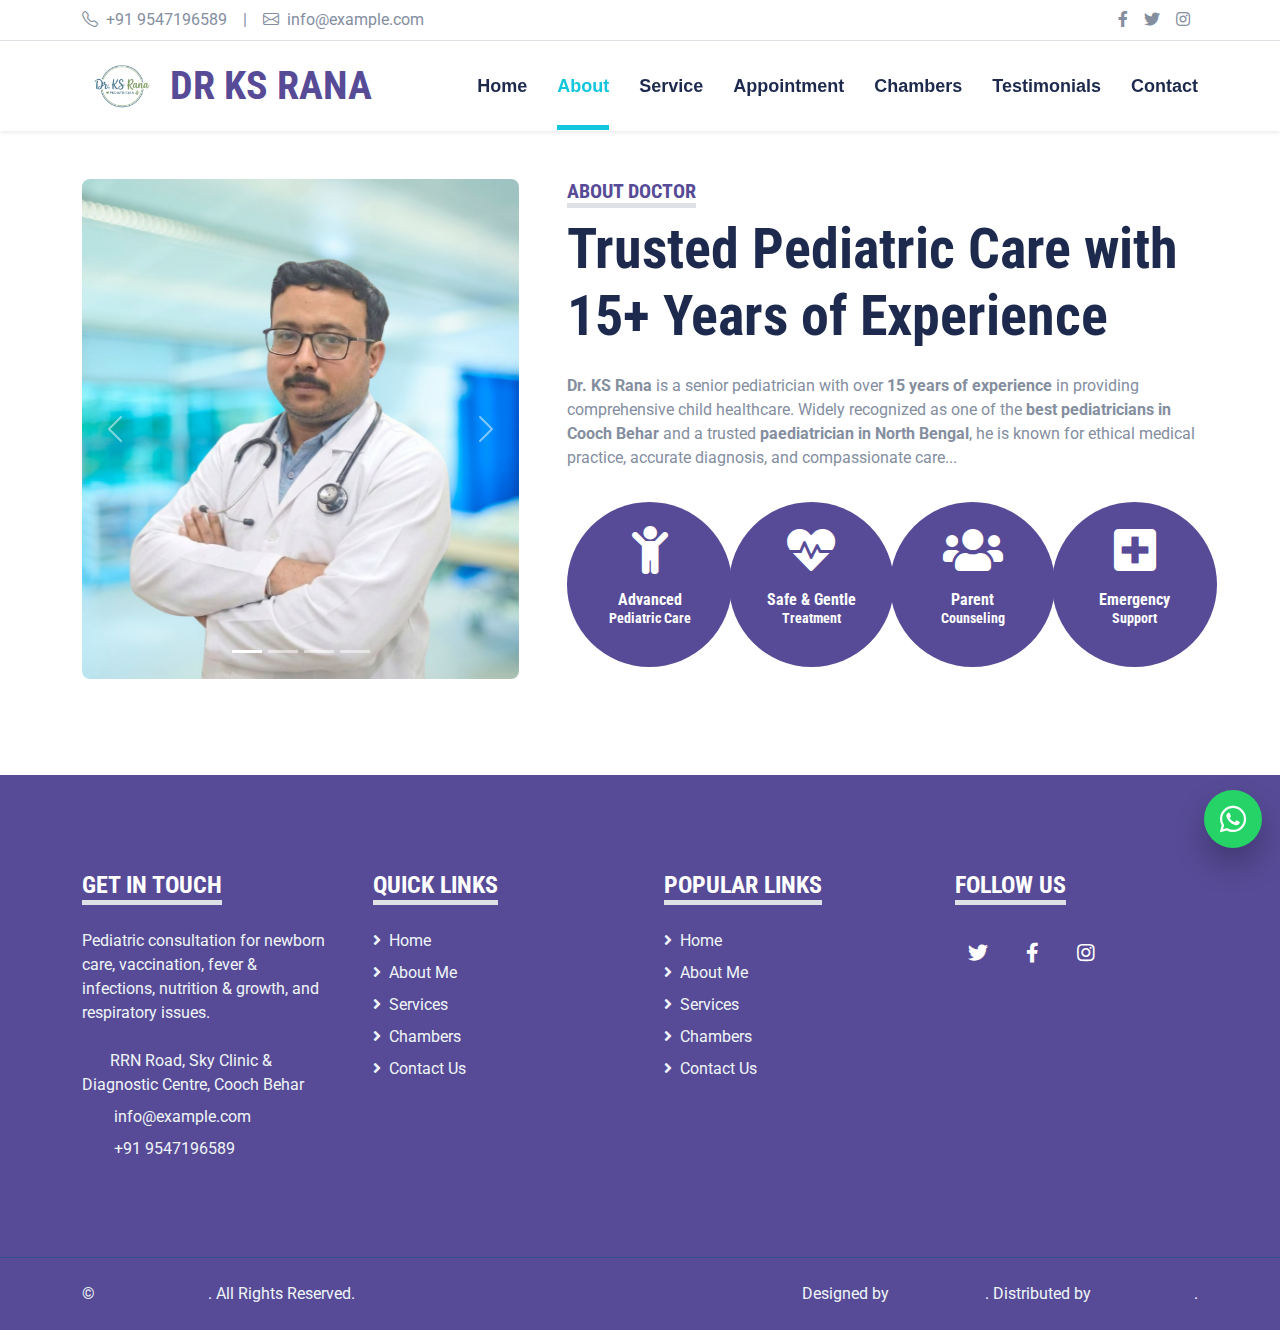
<file: about.html>
<!DOCTYPE html>
<html lang="en">
  <head>
    <meta charset="utf-8" />
    <title>Dr KS Rana</title>
    <meta content="width=device-width, initial-scale=1.0" name="viewport" />
    <meta content="Free HTML Templates" name="keywords" />
    <meta content="Free HTML Templates" name="description" />

    <!-- Favicon -->
    <link href="img/favicon.ico" rel="icon" />
    <link rel="shortcut icon" href="img/logodrksrana.jpg" />

    <!-- Google Web Fonts -->
    <link rel="preconnect" href="https://fonts.gstatic.com" />
    <link
      href="https://fonts.googleapis.com/css2?family=Roboto+Condensed:wght@400;700&family=Roboto:wght@400;700&display=swap"
      rel="stylesheet"
    />

    <!-- Icon Font Stylesheet -->
    <link
      href="https://cdnjs.cloudflare.com/ajax/libs/font-awesome/5.15.0/css/all.min.css"
      rel="stylesheet"
    />
    <link
      href="https://cdn.jsdelivr.net/npm/bootstrap-icons@1.4.1/font/bootstrap-icons.css"
      rel="stylesheet"
    />

    <!-- Libraries Stylesheet -->
    <link href="lib/owlcarousel/assets/owl.carousel.min.css" rel="stylesheet" />
    <link
      href="lib/tempusdominus/css/tempusdominus-bootstrap-4.min.css"
      rel="stylesheet"
    />

    <!-- Customized Bootstrap Stylesheet -->
    <link href="css/bootstrap.min.css" rel="stylesheet" />

    <!-- Template Stylesheet -->
    <link href="css/style.css" rel="stylesheet" />
  </head>

  <style>
    .bg-light-2 {
      transition: transform 0.3s ease, box-shadow 0.3s ease,
        background 0.3s ease;
      cursor: pointer;
    }

    .bg-light-2 i,
    .bg-light-2 h6,
    .bg-light-2 small {
      transition: transform 0.3s ease, color 0.3s ease;
    }

    .bg-light-2:hover {
      transform: translateY(-8px) scale(1.03);
      box-shadow: 0 18px 35px rgba(0, 0, 0, 0.25);
      background: rgba(255, 255, 255, 0.12);
    }

    .bg-light-2:hover i {
      transform: scale(1.08);
    }

    .bg-light-2:hover h6,
    .bg-light-2:hover small {
      color: #fff !important;
    }
  </style>

  <style>
    .feature-circle {
      width: 165px;
      height: 165px;
    }
    .whatsapp-float {
      position: fixed;
      right: 18px;
      bottom: 52px;
      width: 58px;
      height: 58px;
      border-radius: 999px;
      background: #25d366;
      color: #fff;
      display: flex;
      align-items: center;
      justify-content: center;
      z-index: 9999;
      text-decoration: none;
      box-shadow: 0 16px 30px rgba(0, 0, 0, 0.25);
      transition: transform 0.25s ease, box-shadow 0.25s ease, filter 0.25s ease;
    }

    .whatsapp-float i {
      font-size: 30px;
      line-height: 1;
      /* bottom: 70px !important; */
    }

    .whatsapp-float:hover {
      transform: translateY(-4px) scale(1.03);
      box-shadow: 0 22px 40px rgba(0, 0, 0, 0.3);
      filter: brightness(0.98);
      color: #fff;
    }

    @media (max-width: 575.98px) {
      .whatsapp-float {
        right: 18px;
        bottom: 14px;
        width: 54px;
        height: 54px;
        bottom: 52px;
      }
      .whatsapp-float i {
        font-size: 28px;
      }
      .feature-circle {
        width: 165px;
        height: 165px;
      }
    }
  </style>
  <body>
    <a
      href="https://wa.me/917908266376?text=নমস্কার%20স্যার,%20আমি%20আমার%2C%20শিশুর%20জন্য%20অ্যাপয়েন্টমেন্ট%20চাই%20|%0A%0Aশিশুর%20নাম%20:%0A%0Aবয়স%20:%0A%0Aধন্যবাদ%20!"
      class="whatsapp-float"
      target="_blank"
      rel="noopener"
      aria-label="Book on WhatsApp"
    >
      <i class="fab fa-whatsapp"></i>
    </a>
    <!-- Topbar Start -->
    <div class="container-fluid py-2 border-bottom d-none d-lg-block">
      <div class="container">
        <div class="row">
          <div class="col-md-6 text-center text-lg-start mb-2 mb-lg-0">
            <div class="d-inline-flex align-items-center">
              <a class="text-decoration-none text-body pe-3" href="#!"
                ><i class="bi bi-telephone me-2"></i>+91 9547196589</a
              >
              <span class="text-body">|</span>
              <a class="text-decoration-none text-body px-3" href="#!"
                ><i class="bi bi-envelope me-2"></i>info@example.com</a
              >
            </div>
          </div>
          <div class="col-md-6 text-center text-lg-end">
            <div class="d-inline-flex align-items-center">
              <a
                class="text-body px-2"
                href="https://www.facebook.com/share/1GyaX9o5vW/"
              >
                <i class="fab fa-facebook-f"></i>
              </a>
              <a class="text-body px-2" href="#!">
                <i class="fab fa-twitter"></i>
              </a>
              <a
                class="text-body px-2"
                href="https://www.instagram.com/dr_ksrana?utm_source=ig_web_button_share_sheet&igsh=ZDNlZDc0MzIxNw=="
              >
                <i class="fab fa-instagram"></i>
              </a>
            </div>
          </div>
        </div>
      </div>
    </div>
    <!-- Topbar End -->

    <!-- Navbar Start -->
    <div class="container-fluid sticky-top bg-white shadow-sm">
      <div class="container">
        <nav class="navbar navbar-expand-lg bg-white navbar-light py-3 py-lg-0">
          <a href="index.html" class="navbar-brand">
            <h1
              class="m-0 text-uppercase text-primary d-flex align-items-center"
            >
              <img
                src="img/logodrksrana.jpg"
                alt="Dr KS Rana Logo"
                class="me-2 brand-logo"
              />
              Dr KS Rana
            </h1>
          </a>
          <button
            class="navbar-toggler"
            type="button"
            data-bs-toggle="collapse"
            data-bs-target="#navbarCollapse"
          >
            <span class="navbar-toggler-icon"></span>
          </button>
          <div class="collapse navbar-collapse" id="navbarCollapse">
            <div class="navbar-nav ms-auto py-0">
              <a href="index.html" class="nav-item nav-link">Home</a>
              <a href="about.html" class="nav-item nav-link active">About</a>
              <a href="service.html" class="nav-item nav-link">Service</a>
              <a href="appointment.html" class="nav-item nav-link"
                >Appointment</a
              >
              <a href="places.html" class="nav-item nav-link">Chambers</a>
              <a href="testimonial.html" class="nav-item nav-link"
                >Testimonials</a
              >
              <a href="contact.html" class="nav-item nav-link">Contact</a>
            </div>
          </div>
        </nav>
      </div>
    </div>
    <!-- Navbar End -->

    <!-- About Start -->
    <div class="container-fluid py-5">
      <div class="container">
        <div class="row gx-5">
          <!-- DESKTOP CAROUSEL (LEFT) - only show on lg+ -->
          <div
            class="col-lg-5 mb-5 mb-lg-0 d-none d-lg-block"
            style="min-height: 500px"
          >
            <div
              id="aboutCarouselDesktop"
              class="carousel slide h-100"
              data-bs-ride="carousel"
              data-bs-interval="3000"
              data-bs-touch="true"
            >
              <div class="carousel-inner h-100 rounded">
                <div class="carousel-item active h-100">
                  <img
                    src="img/drksrana2.jpeg"
                    class="d-block w-100 h-100"
                    style="object-fit: cover"
                    alt="Dr KS Rana 1"
                  />
                </div>
                <div class="carousel-item h-100">
                  <img
                    src="img/drksrana3.jpeg"
                    class="d-block w-100 h-100"
                    style="object-fit: cover"
                    alt="Dr KS Rana 2"
                  />
                </div>
                <div class="carousel-item h-100">
                  <img
                    src="img/drksrana4.jpeg"
                    class="d-block w-100 h-100"
                    style="object-fit: cover"
                    alt="Dr KS Rana 3"
                  />
                </div>
                <div class="carousel-item h-100">
                  <img
                    src="img/withchild.jpeg"
                    class="d-block w-100 h-100"
                    style="object-fit: cover"
                    alt="Dr KS Rana 4"
                  />
                </div>
              </div>

              <button
                class="carousel-control-prev"
                type="button"
                data-bs-target="#aboutCarouselDesktop"
                data-bs-slide="prev"
              >
                <span
                  class="carousel-control-prev-icon"
                  aria-hidden="true"
                ></span>
                <span class="visually-hidden">Previous</span>
              </button>

              <button
                class="carousel-control-next"
                type="button"
                data-bs-target="#aboutCarouselDesktop"
                data-bs-slide="next"
              >
                <span
                  class="carousel-control-next-icon"
                  aria-hidden="true"
                ></span>
                <span class="visually-hidden">Next</span>
              </button>

              <div class="carousel-indicators">
                <button
                  type="button"
                  data-bs-target="#aboutCarouselDesktop"
                  data-bs-slide-to="0"
                  class="active"
                  aria-current="true"
                  aria-label="Slide 1"
                ></button>
                <button
                  type="button"
                  data-bs-target="#aboutCarouselDesktop"
                  data-bs-slide-to="1"
                  aria-label="Slide 2"
                ></button>
                <button
                  type="button"
                  data-bs-target="#aboutCarouselDesktop"
                  data-bs-slide-to="2"
                  aria-label="Slide 3"
                ></button>
                <button
                  type="button"
                  data-bs-target="#aboutCarouselDesktop"
                  data-bs-slide-to="3"
                  aria-label="Slide 4"
                ></button>
              </div>
            </div>
          </div>

          <!-- TEXT (RIGHT) -->
          <div class="col-lg-7">
            <!-- Heading -->
            <div class="mb-4 about-heading">
              <h5
                class="d-inline-block text-primary text-uppercase border-bottom border-5"
              >
                About Doctor
              </h5>
              <h1 class="display-4">
                Trusted Pediatric Care with 15+ Years of Experience
              </h1>
            </div>

            <!-- MOBILE CAROUSEL - show only below heading on < lg -->
            <div class="d-lg-none mb-4" style="min-height: 320px">
              <div
                id="aboutCarouselMobile"
                class="carousel slide h-100"
                data-bs-ride="carousel"
                data-bs-interval="3000"
                data-bs-touch="true"
              >
                <div class="carousel-inner h-100 rounded">
                  <div class="carousel-item active h-100">
                    <img
                      src="img/drksrana2.jpeg"
                      class="d-block w-100 h-100"
                      style="object-fit: cover"
                      alt="Dr KS Rana 1"
                    />
                  </div>
                  <div class="carousel-item h-100">
                    <img
                      src="img/drksrana3.jpeg"
                      class="d-block w-100 h-100"
                      style="object-fit: cover"
                      alt="Dr KS Rana 2"
                    />
                  </div>
                  <div class="carousel-item h-100">
                    <img
                      src="img/drksrana4.jpeg"
                      class="d-block w-100 h-100"
                      style="object-fit: cover"
                      alt="Dr KS Rana 3"
                    />
                  </div>
                  <div class="carousel-item h-100">
                    <img
                      src="img/withchild.jpeg"
                      class="d-block w-100 h-100"
                      style="object-fit: cover"
                      alt="Dr KS Rana 4"
                    />
                  </div>
                </div>

                <button
                  class="carousel-control-prev"
                  type="button"
                  data-bs-target="#aboutCarouselMobile"
                  data-bs-slide="prev"
                >
                  <span
                    class="carousel-control-prev-icon"
                    aria-hidden="true"
                  ></span>
                  <span class="visually-hidden">Previous</span>
                </button>

                <button
                  class="carousel-control-next"
                  type="button"
                  data-bs-target="#aboutCarouselMobile"
                  data-bs-slide="next"
                >
                  <span
                    class="carousel-control-next-icon"
                    aria-hidden="true"
                  ></span>
                  <span class="visually-hidden">Next</span>
                </button>

                <div class="carousel-indicators">
                  <button
                    type="button"
                    data-bs-target="#aboutCarouselMobile"
                    data-bs-slide-to="0"
                    class="active"
                    aria-current="true"
                    aria-label="Slide 1"
                  ></button>
                  <button
                    type="button"
                    data-bs-target="#aboutCarouselMobile"
                    data-bs-slide-to="1"
                    aria-label="Slide 2"
                  ></button>
                  <button
                    type="button"
                    data-bs-target="#aboutCarouselMobile"
                    data-bs-slide-to="2"
                    aria-label="Slide 3"
                  ></button>
                  <button
                    type="button"
                    data-bs-target="#aboutCarouselMobile"
                    data-bs-slide-to="3"
                    aria-label="Slide 4"
                  ></button>
                </div>
              </div>
            </div>

            <!-- Now the paragraph comes after carousel on mobile -->
            <p>
              <b>Dr. KS Rana</b> is a senior pediatrician with over
              <b>15 years of experience</b> in providing comprehensive child
              healthcare. Widely recognized as one of the
              <b>best pediatricians in Cooch Behar</b> and a trusted
              <b>paediatrician in North Bengal</b>, he is known for ethical
              medical practice, accurate diagnosis, and compassionate care...
            </p>
            <div class="row g-3 pt-3">
              <div class="col-sm-3 col-6">
                <div
                  class="bg-light-2 text-center rounded-circle py-4 feature-circle"
                >
                  <i
                    class="fa fa-3x fa-child mb-3"
                    style="color: white !important"
                  ></i>
                  <h6 class="mb-0" style="color: white !important">
                    Advanced<small
                      class="d-block"
                      style="color: white !important"
                      >Pediatric Care</small
                    >
                  </h6>
                </div>
              </div>

              <div class="col-sm-3 col-6">
                <div
                  class="bg-light-2 text-center rounded-circle py-4 feature-circle"
                >
                  <i
                    class="fa fa-3x fa-heartbeat mb-3"
                    style="color: white !important"
                  ></i>
                  <h6 class="mb-0" style="color: white !important">
                    Safe &amp; Gentle<small
                      class="d-block"
                      style="color: white !important"
                      >Treatment</small
                    >
                  </h6>
                </div>
              </div>

              <div class="col-sm-3 col-6">
                <div
                  class="bg-light-2 text-center rounded-circle py-4 feature-circle"
                >
                  <i
                    class="fa fa-3x fa-users mb-3"
                    style="color: white !important"
                  ></i>
                  <h6 class="mb-0" style="color: white !important">
                    Parent<small class="d-block" style="color: white !important"
                      >Counseling</small
                    >
                  </h6>
                </div>
              </div>

              <div class="col-sm-3 col-6">
                <div
                  class="bg-light-2 text-center rounded-circle py-4 feature-circle"
                >
                  <i
                    class="fa fa-3x fa-plus-square mb-3"
                    style="color: white !important"
                  ></i>

                  <!-- <i class="fa fa-3x fa-exclamation-triangle mb-3" style="color: white !important"></i> -->

                  <h6 class="mb-0" style="color: white !important">
                    Emergency<small
                      class="d-block"
                      style="color: white !important"
                      >Support</small
                    >
                  </h6>
                </div>
              </div>
            </div>
            <!-- your feature circles row here -->
          </div>
        </div>
      </div>
    </div>
    <!-- About End -->

    <!-- Search End -->

    <!-- Team Start -->
    <!-- Team End -->

    <!-- Footer Start -->
    <div class="container-fluid bg-dark text-light mt-5 py-5">
      <div class="container py-5">
        <div class="row g-5">
          <div class="col-lg-3 col-md-6">
            <h4
              class="d-inline-block text-uppercase border-bottom border-5 mb-4"
              style="color: white"
            >
              Get In Touch
            </h4>
            <p class="mb-4">
              Pediatric consultation for newborn care, vaccination, fever &
              infections, nutrition & growth, and respiratory issues.
            </p>
            <p class="mb-2">
              <i class="fa fa-map-marker-alt text-primary me-3"></i>RRN Road,
              Sky Clinic &amp; Diagnostic Centre, Cooch Behar
            </p>
            <p class="mb-2">
              <i class="fa fa-envelope text-primary me-3"></i>info@example.com
            </p>
            <p class="mb-0">
              <i class="fa fa-phone-alt text-primary me-3"></i>+91 9547196589
            </p>
          </div>
          <div class="col-lg-3 col-md-6">
            <h4
              class="d-inline-block text-uppercase border-bottom border-5 mb-4"
              style="color: white"
            >
              Quick Links
            </h4>
            <div class="d-flex flex-column justify-content-start">
              <a class="text-light mb-2" href="index.html"
                ><i class="fa fa-angle-right me-2"></i>Home</a
              >
              <a class="text-light mb-2" href="about.html"
                ><i class="fa fa-angle-right me-2"></i>About Me</a
              >
              <a class="text-light mb-2" href="service.html"
                ><i class="fa fa-angle-right me-2"></i>Services</a
              >
              <a class="text-light mb-2" href="places.html"
                ><i class="fa fa-angle-right me-2"></i>Chambers</a
              >
              <a class="text-light" href="contact.html"
                ><i class="fa fa-angle-right me-2"></i>Contact Us</a
              >
            </div>
          </div>
          <div class="col-lg-3 col-md-6">
            <h4
              class="d-inline-block text-uppercase border-bottom border-5 mb-4"
              style="color: white"
            >
              Popular Links
            </h4>
            <div class="d-flex flex-column justify-content-start">
              <a class="text-light mb-2" href="index.html"
                ><i class="fa fa-angle-right me-2"></i>Home</a
              >
              <a class="text-light mb-2" href="about.html"
                ><i class="fa fa-angle-right me-2"></i>About Me</a
              >
              <a class="text-light mb-2" href="service.html"
                ><i class="fa fa-angle-right me-2"></i>Services</a
              >
              <a class="text-light mb-2" href="places.html"
                ><i class="fa fa-angle-right me-2"></i>Chambers</a
              >
              <a class="text-light" href="contact.html"
                ><i class="fa fa-angle-right me-2"></i>Contact Us</a
              >
            </div>
          </div>
          <div class="col-lg-3 col-md-6">
            <h4
              class="d-inline-block text-uppercase border-bottom border-5 mb-4"
              style="color: white"
            >
              Follow Us
            </h4>
            <div class="d-flex">
              <a
                class="btn btn-lg btn-primary btn-lg-square rounded-circle me-2"
                href="#!"
                ><i class="fab fa-twitter"></i
              ></a>
              <a
                class="btn btn-lg btn-primary btn-lg-square rounded-circle me-2"
                href="https://www.facebook.com/share/1GyaX9o5vW/"
                ><i class="fab fa-facebook-f"></i
              ></a>
              <a
                class="btn btn-lg btn-primary btn-lg-square rounded-circle"
                href="https://www.instagram.com/dr_ksrana?utm_source=ig_web_button_share_sheet&igsh=ZDNlZDc0MzIxNw=="
                ><i class="fab fa-instagram"></i
              ></a>
            </div>
          </div>
        </div>
      </div>
    </div>
    <div
      class="container-fluid bg-dark text-light border-top border-secondary py-4"
    >
      <div class="container">
        <div class="row g-5">
          <div class="col-md-6 text-center text-md-start">
            <p class="mb-md-0">
              &copy; <a class="text-primary" href="#!">Your Site Name</a>. All
              Rights Reserved.
            </p>
          </div>
          <div class="col-md-6 text-center text-md-end">
            <p class="mb-0">
              Designed by
              <a
                class="text-primary"
                href="https://htmlcodex.com"
                target="_blank"
                >HTML Codex</a
              >. Distributed by
              <a href="https://themewagon.com" target="_blank">ThemeWagon</a>.
            </p>
          </div>
        </div>
      </div>
    </div>
    <!-- Footer End -->

    <!-- Back to Top -->
    <a href="#!" class="btn btn-lg btn-primary btn-lg-square back-to-top"
      ><i class="bi bi-arrow-up"></i
    ></a>

    <!-- JavaScript Libraries -->
    <script src="https://code.jquery.com/jquery-3.4.1.min.js"></script>
    <script src="https://cdn.jsdelivr.net/npm/bootstrap@5.0.0/dist/js/bootstrap.bundle.min.js"></script>
    <script src="lib/easing/easing.min.js"></script>
    <script src="lib/waypoints/waypoints.min.js"></script>
    <script src="lib/owlcarousel/owl.carousel.min.js"></script>
    <script src="lib/tempusdominus/js/moment.min.js"></script>
    <script src="lib/tempusdominus/js/moment-timezone.min.js"></script>
    <script src="lib/tempusdominus/js/tempusdominus-bootstrap-4.min.js"></script>

    <!-- Template Javascript -->
    <script src="js/main.js"></script>
  </body>
</html>
</file>
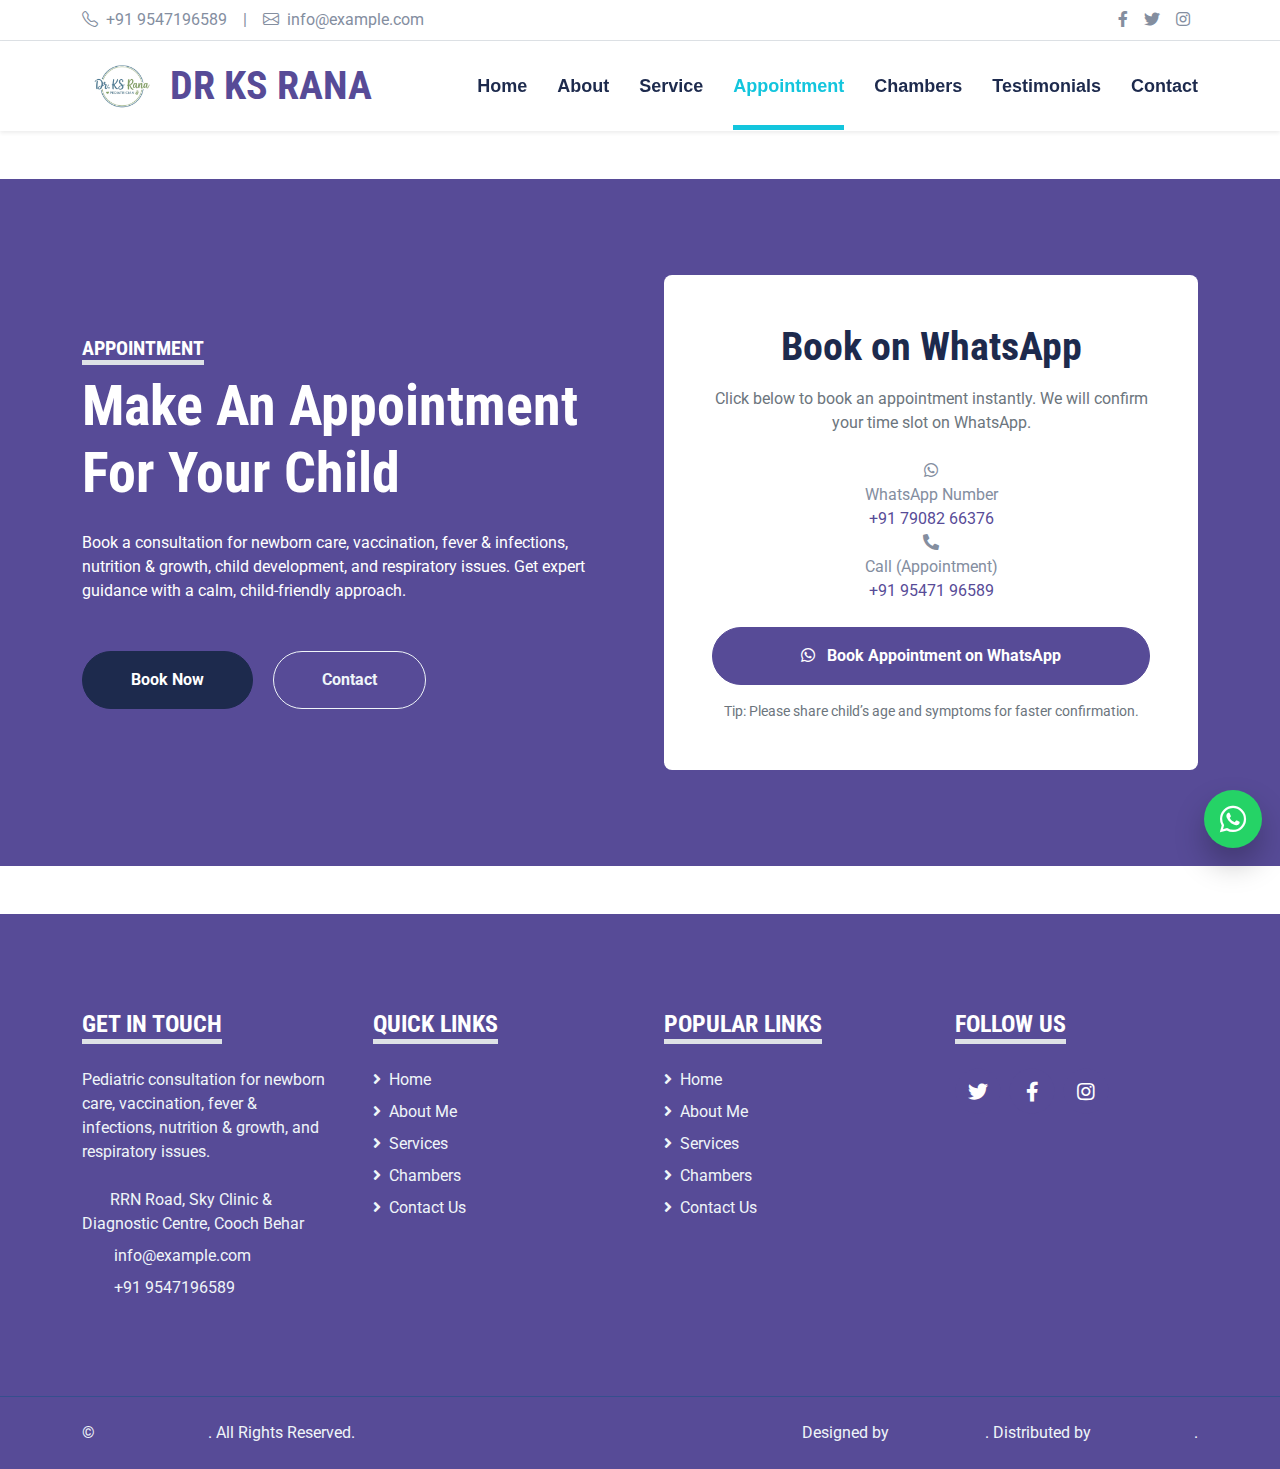
<file: appointment.html>
<!DOCTYPE html>
<html lang="en">
  <head>
    <meta charset="utf-8" />
    <title>Dr KS Rana</title>
    <meta content="width=device-width, initial-scale=1.0" name="viewport" />
    <meta content="Free HTML Templates" name="keywords" />
    <meta content="Free HTML Templates" name="description" />

    <!-- Favicon -->
    <link href="img/favicon.ico" rel="icon" />
    <link rel="shortcut icon" href="img/logodrksrana.jpg" />

    <!-- Google Web Fonts -->
    <link rel="preconnect" href="https://fonts.gstatic.com" />
    <link
      href="https://fonts.googleapis.com/css2?family=Roboto+Condensed:wght@400;700&family=Roboto:wght@400;700&display=swap"
      rel="stylesheet"
    />

    <!-- Icon Font Stylesheet -->
    <link
      href="https://cdnjs.cloudflare.com/ajax/libs/font-awesome/5.15.0/css/all.min.css"
      rel="stylesheet"
    />
    <link
      href="https://cdn.jsdelivr.net/npm/bootstrap-icons@1.4.1/font/bootstrap-icons.css"
      rel="stylesheet"
    />

    <!-- Libraries Stylesheet -->
    <link href="lib/owlcarousel/assets/owl.carousel.min.css" rel="stylesheet" />
    <link
      href="lib/tempusdominus/css/tempusdominus-bootstrap-4.min.css"
      rel="stylesheet"
    />

    <!-- Customized Bootstrap Stylesheet -->
    <link href="css/bootstrap.min.css" rel="stylesheet" />

    <!-- Template Stylesheet -->
    <link href="css/style.css" rel="stylesheet" />
  </head>

  <style>
    .appointment-section .bg-white {
      transition: all 0.3s ease;
    }

    .appointment-section .bg-white:hover {
      transform: translateY(-6px);
      box-shadow: 0 18px 40px rgba(0, 0, 0, 0.18);
    }

    .appointment-section .form-control,
    .appointment-section .form-select {
      border-radius: 14px;
      transition: all 0.25s ease;
    }

    .appointment-section .form-control:focus,
    .appointment-section .form-select:focus {
      box-shadow: 0 0 0 0.2rem rgba(13, 110, 253, 0.25);
    }

    .appointment-section .btn-primary {
      border-radius: 999px;
      transition: all 0.25s ease;
    }

    .appointment-section .btn-primary:hover {
      transform: translateY(-2px);
    }
  </style>

  <style>
    .whatsapp-float {
      position: fixed;
      right: 18px;
      bottom: 52px;
      width: 58px;
      height: 58px;
      border-radius: 999px;
      background: #25d366;
      color: #fff;
      display: flex;
      align-items: center;
      justify-content: center;
      z-index: 9999;
      text-decoration: none;
      box-shadow: 0 16px 30px rgba(0, 0, 0, 0.25);
      transition: transform 0.25s ease, box-shadow 0.25s ease, filter 0.25s ease;
    }

    .whatsapp-float i {
      font-size: 30px;
      line-height: 1;
      /* bottom: 70px !important; */
    }

    .whatsapp-float:hover {
      transform: translateY(-4px) scale(1.03);
      box-shadow: 0 22px 40px rgba(0, 0, 0, 0.3);
      filter: brightness(0.98);
      color: #fff;
    }

    @media (max-width: 575.98px) {
      .whatsapp-float {
        right: 18px;
        bottom: 14px;
        width: 54px;
        height: 54px;
        bottom: 52px;
      }
      .whatsapp-float i {
        font-size: 28px;
      }
    }
  </style>
  <body>
    <a
      href="https://wa.me/917908266376?text=নমস্কার%20স্যার,%20আমি%20আমার%2C%20শিশুর%20জন্য%20অ্যাপয়েন্টমেন্ট%20চাই%20|%0A%0Aশিশুর%20নাম%20:%0A%0Aবয়স%20:%0A%0Aধন্যবাদ%20!"
      class="whatsapp-float"
      target="_blank"
      rel="noopener"
      aria-label="Book on WhatsApp"
    >
      <i class="fab fa-whatsapp"></i>
    </a>
    <!-- Topbar Start -->
    <div class="container-fluid py-2 border-bottom d-none d-lg-block">
      <div class="container">
        <div class="row">
          <div class="col-md-6 text-center text-lg-start mb-2 mb-lg-0">
            <div class="d-inline-flex align-items-center">
              <a class="text-decoration-none text-body pe-3" href="#!"
                ><i class="bi bi-telephone me-2"></i>+91 9547196589</a
              >
              <span class="text-body">|</span>
              <a class="text-decoration-none text-body px-3" href="#!"
                ><i class="bi bi-envelope me-2"></i>info@example.com</a
              >
            </div>
          </div>
          <div class="col-md-6 text-center text-lg-end">
            <div class="d-inline-flex align-items-center">
              <a
                class="text-body px-2"
                href="https://www.facebook.com/share/1GyaX9o5vW/"
              >
                <i class="fab fa-facebook-f"></i>
              </a>
              <a class="text-body px-2" href="#!">
                <i class="fab fa-twitter"></i>
              </a>
              <a
                class="text-body px-2"
                href="https://www.instagram.com/dr_ksrana?utm_source=ig_web_button_share_sheet&igsh=ZDNlZDc0MzIxNw=="
              >
                <i class="fab fa-instagram"></i>
              </a>
            </div>
          </div>
        </div>
      </div>
    </div>
    <!-- Topbar End -->

    <!-- Navbar Start -->
    <div class="container-fluid sticky-top bg-white shadow-sm">
      <div class="container">
        <nav class="navbar navbar-expand-lg bg-white navbar-light py-3 py-lg-0">
          <a href="index.html" class="navbar-brand">
            <h1
              class="m-0 text-uppercase text-primary d-flex align-items-center"
            >
              <img
                src="img/logodrksrana.jpg"
                alt="Dr KS Rana Logo"
                class="me-2 brand-logo"
              />
              Dr KS Rana
            </h1>
          </a>
          <button
            class="navbar-toggler"
            type="button"
            data-bs-toggle="collapse"
            data-bs-target="#navbarCollapse"
          >
            <span class="navbar-toggler-icon"></span>
          </button>
          <div class="collapse navbar-collapse" id="navbarCollapse">
            <div class="navbar-nav ms-auto py-0">
              <a href="index.html" class="nav-item nav-link">Home</a>
              <a href="about.html" class="nav-item nav-link">About</a>
              <a href="service.html" class="nav-item nav-link">Service</a>
              <a href="appointment.html" class="nav-item nav-link active"
                >Appointment</a
              >
              <a href="places.html" class="nav-item nav-link">Chambers</a>
              <a href="testimonial.html" class="nav-item nav-link"
                >Testimonials</a
              >
              <a href="contact.html" class="nav-item nav-link">Contact</a>
            </div>
          </div>
        </nav>
      </div>
    </div>
    <!-- Navbar End -->

    <!-- Appointment Start -->
    <div class="container-fluid bg-primary my-5 py-5 appointment-section">
      <div class="container py-5">
        <div class="row gx-5 align-items-center">
          <div class="col-lg-6 mb-5 mb-lg-0">
            <div class="mb-4">
              <h5
                class="d-inline-block text-white text-uppercase border-bottom border-5"
              >
                Appointment
              </h5>
              <h1 class="display-4 text-white">
                Make An Appointment For Your Child
              </h1>
            </div>

            <p class="text-white mb-5">
              Book a consultation for newborn care, vaccination, fever &amp;
              infections, nutrition &amp; growth, child development, and
              respiratory issues. Get expert guidance with a calm,
              child-friendly approach.
            </p>

            <a
              class="btn btn-dark rounded-pill py-3 px-5 me-3"
              href="appointment.html"
            >
              Book Now
            </a>
            <a
              class="btn btn-outline-light rounded-pill py-3 px-5"
              href="contact.html"
            >
              Contact
            </a>
          </div>

          <div class="col-lg-6">
            <div class="bg-white text-center rounded p-5 whatsapp-card">
              <h1 class="mb-3">Book on WhatsApp</h1>
              <p class="mb-4 text-muted">
                Click below to book an appointment instantly. We will confirm
                your time slot on WhatsApp.
              </p>

              <div class="wa-info mb-4">
                <div class="wa-line">
                  <i class="fab fa-whatsapp"></i>
                  <div>
                    <div class="wa-label">WhatsApp Number</div>
                    <a
                      class="wa-number"
                      href="https://wa.me/917908266376"
                      target="_blank"
                      rel="noopener"
                    >
                      +91 79082 66376
                    </a>
                  </div>
                </div>

                <div class="wa-line">
                  <i class="fa fa-phone-alt"></i>
                  <div>
                    <div class="wa-label">Call (Appointment)</div>
                    <a class="wa-number" href="tel:+919547196589"
                      >+91 95471 96589</a
                    >
                  </div>
                </div>
              </div>

              <a
                class="btn btn-success w-100 py-3 rounded-pill wa-btn"
                href="https://wa.me/917908266376?text=নমস্কার%20স্যার,%20আমি%20আমার%2C%20শিশুর%20জন্য%20অ্যাপয়েন্টমেন্ট%20চাই%20|%0A%0Aশিশুর%20নাম%20:%0A%0Aবয়স%20:%0A%0Aধন্যবাদ%20!"
                target="_blank"
                rel="noopener"
              >
                <i class="fab fa-whatsapp me-2"></i> Book Appointment on
                WhatsApp
              </a>

              <small class="d-block mt-3 text-muted">
                Tip: Please share child’s age and symptoms for faster
                confirmation.
              </small>
            </div>
          </div>
        </div>
      </div>
    </div>
    <!-- Appointment End -->

    <!-- Footer Start -->
    <div class="container-fluid bg-dark text-light mt-5 py-5">
      <div class="container py-5">
        <div class="row g-5">
          <div class="col-lg-3 col-md-6">
            <h4
              class="d-inline-block text-uppercase border-bottom border-5 mb-4"
              style="color: white"
            >
              Get In Touch
            </h4>
            <p class="mb-4">
              Pediatric consultation for newborn care, vaccination, fever &
              infections, nutrition & growth, and respiratory issues.
            </p>
            <p class="mb-2">
              <i class="fa fa-map-marker-alt text-primary me-3"></i>RRN Road,
              Sky Clinic &amp; Diagnostic Centre, Cooch Behar
            </p>
            <p class="mb-2">
              <i class="fa fa-envelope text-primary me-3"></i>info@example.com
            </p>
            <p class="mb-0">
              <i class="fa fa-phone-alt text-primary me-3"></i>+91 9547196589
            </p>
          </div>
          <div class="col-lg-3 col-md-6">
            <h4
              class="d-inline-block text-uppercase border-bottom border-5 mb-4"
              style="color: white"
            >
              Quick Links
            </h4>
            <div class="d-flex flex-column justify-content-start">
              <a class="text-light mb-2" href="index.html"
                ><i class="fa fa-angle-right me-2"></i>Home</a
              >
              <a class="text-light mb-2" href="about.html"
                ><i class="fa fa-angle-right me-2"></i>About Me</a
              >
              <a class="text-light mb-2" href="service.html"
                ><i class="fa fa-angle-right me-2"></i>Services</a
              >
              <a class="text-light mb-2" href="places.html"
                ><i class="fa fa-angle-right me-2"></i>Chambers</a
              >
              <a class="text-light" href="contact.html"
                ><i class="fa fa-angle-right me-2"></i>Contact Us</a
              >
            </div>
          </div>
          <div class="col-lg-3 col-md-6">
            <h4
              class="d-inline-block text-uppercase border-bottom border-5 mb-4"
              style="color: white"
            >
              Popular Links
            </h4>
            <div class="d-flex flex-column justify-content-start">
              <a class="text-light mb-2" href="index.html"
                ><i class="fa fa-angle-right me-2"></i>Home</a
              >
              <a class="text-light mb-2" href="about.html"
                ><i class="fa fa-angle-right me-2"></i>About Me</a
              >
              <a class="text-light mb-2" href="service.html"
                ><i class="fa fa-angle-right me-2"></i>Services</a
              >
              <a class="text-light mb-2" href="places.html"
                ><i class="fa fa-angle-right me-2"></i>Chambers</a
              >
              <a class="text-light" href="contact.html"
                ><i class="fa fa-angle-right me-2"></i>Contact Us</a
              >
            </div>
          </div>
          <div class="col-lg-3 col-md-6">
            <h4
              class="d-inline-block text-uppercase border-bottom border-5 mb-4"
              style="color: white"
            >
              Follow Us
            </h4>
            <div class="d-flex">
              <a
                class="btn btn-lg btn-primary btn-lg-square rounded-circle me-2"
                href="#!"
                ><i class="fab fa-twitter"></i
              ></a>
              <a
                class="btn btn-lg btn-primary btn-lg-square rounded-circle me-2"
                href="https://www.facebook.com/share/1GyaX9o5vW/"
                ><i class="fab fa-facebook-f"></i
              ></a>
              <a
                class="btn btn-lg btn-primary btn-lg-square rounded-circle"
                href="https://www.instagram.com/dr_ksrana?utm_source=ig_web_button_share_sheet&igsh=ZDNlZDc0MzIxNw=="
                ><i class="fab fa-instagram"></i
              ></a>
            </div>
          </div>
        </div>
      </div>
    </div>
    <div
      class="container-fluid bg-dark text-light border-top border-secondary py-4"
    >
      <div class="container">
        <div class="row g-5">
          <div class="col-md-6 text-center text-md-start">
            <p class="mb-md-0">
              &copy; <a class="text-primary" href="#!">Your Site Name</a>. All
              Rights Reserved.
            </p>
          </div>
          <div class="col-md-6 text-center text-md-end">
            <p class="mb-0">
              Designed by
              <a
                class="text-primary"
                href="https://htmlcodex.com"
                target="_blank"
                >HTML Codex</a
              >. Distributed by
              <a href="https://themewagon.com" target="_blank">ThemeWagon</a>.
            </p>
          </div>
        </div>
      </div>
    </div>
    <!-- Footer End -->

    <!-- Back to Top -->
    <a href="#!" class="btn btn-lg btn-primary btn-lg-square back-to-top"
      ><i class="bi bi-arrow-up"></i
    ></a>

    <!-- JavaScript Libraries -->
    <script src="https://code.jquery.com/jquery-3.4.1.min.js"></script>
    <script src="https://cdn.jsdelivr.net/npm/bootstrap@5.0.0/dist/js/bootstrap.bundle.min.js"></script>
    <script src="lib/easing/easing.min.js"></script>
    <script src="lib/waypoints/waypoints.min.js"></script>
    <script src="lib/owlcarousel/owl.carousel.min.js"></script>
    <script src="lib/tempusdominus/js/moment.min.js"></script>
    <script src="lib/tempusdominus/js/moment-timezone.min.js"></script>
    <script src="lib/tempusdominus/js/tempusdominus-bootstrap-4.min.js"></script>

    <!-- Template Javascript -->
    <script src="js/main.js"></script>
  </body>
</html>
</file>
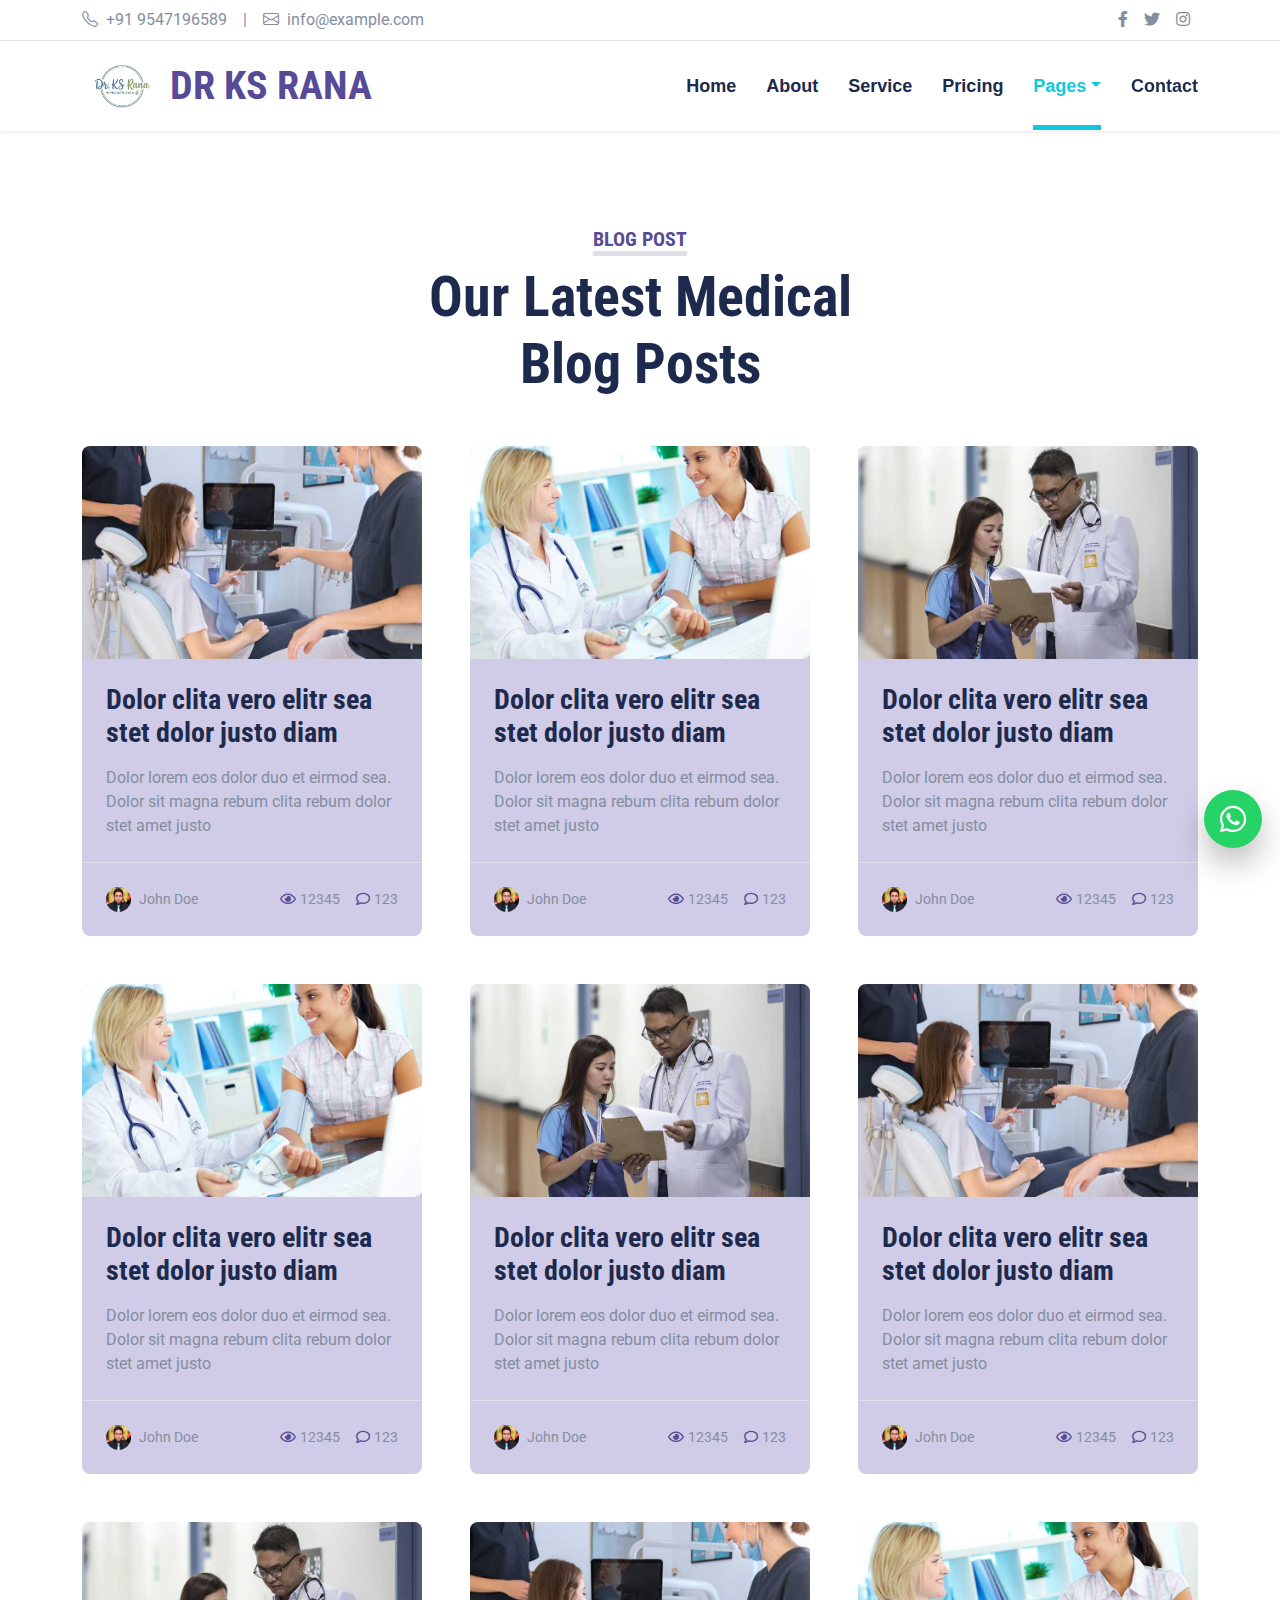
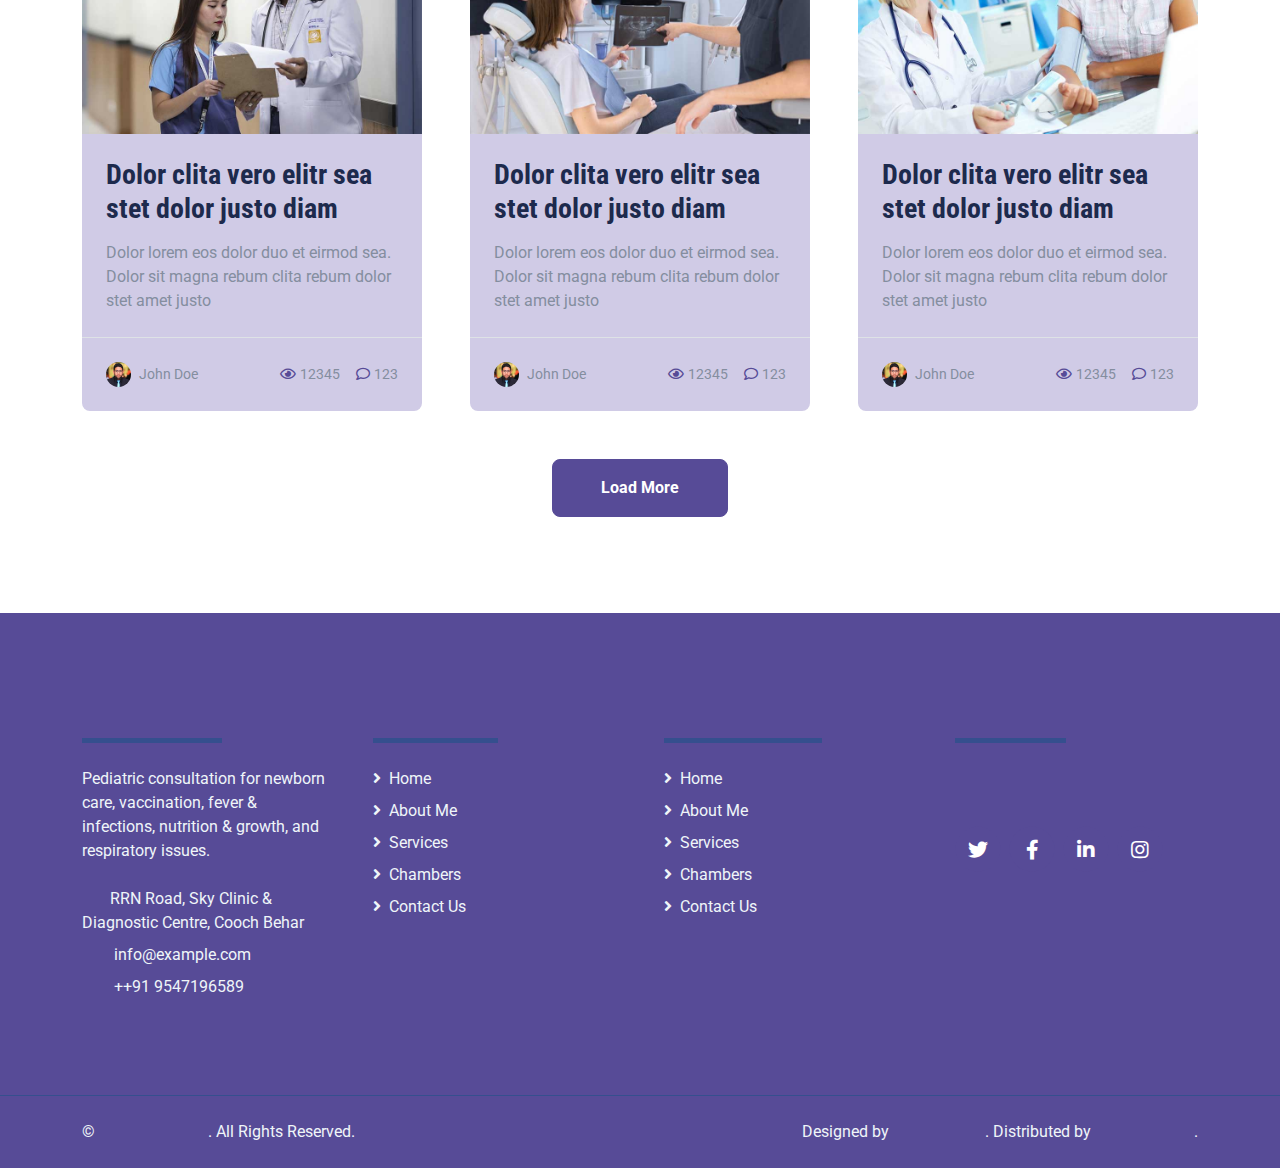
<file: blog.html>
<!DOCTYPE html>
<html lang="en">
  <head>
    <meta charset="utf-8" />
    <title>Dr KS Rana</title>
    <meta content="width=device-width, initial-scale=1.0" name="viewport" />
    <meta content="Free HTML Templates" name="keywords" />
    <meta content="Free HTML Templates" name="description" />

    <!-- Favicon -->
    <link href="img/favicon.ico" rel="icon" />
    <link rel="shortcut icon" href="img/logodrksrana.jpg" />

    <!-- Google Web Fonts -->
    <link rel="preconnect" href="https://fonts.gstatic.com" />
    <link
      href="https://fonts.googleapis.com/css2?family=Roboto+Condensed:wght@400;700&family=Roboto:wght@400;700&display=swap"
      rel="stylesheet"
    />

    <!-- Icon Font Stylesheet -->
    <link
      href="https://cdnjs.cloudflare.com/ajax/libs/font-awesome/5.15.0/css/all.min.css"
      rel="stylesheet"
    />
    <link
      href="https://cdn.jsdelivr.net/npm/bootstrap-icons@1.4.1/font/bootstrap-icons.css"
      rel="stylesheet"
    />

    <!-- Libraries Stylesheet -->
    <link href="lib/owlcarousel/assets/owl.carousel.min.css" rel="stylesheet" />
    <link
      href="lib/tempusdominus/css/tempusdominus-bootstrap-4.min.css"
      rel="stylesheet"
    />

    <!-- Customized Bootstrap Stylesheet -->
    <link href="css/bootstrap.min.css" rel="stylesheet" />

    <!-- Template Stylesheet -->
    <link href="css/style.css" rel="stylesheet" />
  </head>

  <style>
    .whatsapp-float {
      position: fixed;
      right: 18px;
      bottom: 52px;
      width: 58px;
      height: 58px;
      border-radius: 999px;
      background: #25d366;
      color: #fff;
      display: flex;
      align-items: center;
      justify-content: center;
      z-index: 9999;
      text-decoration: none;
      box-shadow: 0 16px 30px rgba(0, 0, 0, 0.25);
      transition: transform 0.25s ease, box-shadow 0.25s ease, filter 0.25s ease;
    }

    .whatsapp-float i {
      font-size: 30px;
      line-height: 1;
      /* bottom: 70px !important; */
    }

    .whatsapp-float:hover {
      transform: translateY(-4px) scale(1.03);
      box-shadow: 0 22px 40px rgba(0, 0, 0, 0.3);
      filter: brightness(0.98);
      color: #fff;
    }

    @media (max-width: 575.98px) {
      .whatsapp-float {
        right: 18px;
        bottom: 14px;
        width: 54px;
        height: 54px;
        bottom: 52px;
      }
      .whatsapp-float i {
        font-size: 28px;
      }
    }
  </style>
  <body>
    <a
      href="https://wa.me/917908266376?text=নমস্কার%20স্যার,%20আমি%20আমার%2C%20শিশুর%20জন্য%20অ্যাপয়েন্টমেন্ট%20চাই%20|%0A%0Aশিশুর%20নাম%20:%0A%0Aবয়স%20:%0A%0Aধন্যবাদ%20!"
      class="whatsapp-float"
      target="_blank"
      rel="noopener"
      aria-label="Book on WhatsApp"
    >
      <i class="fab fa-whatsapp"></i>
    </a>
    <!-- Topbar Start -->
    <div class="container-fluid py-2 border-bottom d-none d-lg-block">
      <div class="container">
        <div class="row">
          <div class="col-md-6 text-center text-lg-start mb-2 mb-lg-0">
            <div class="d-inline-flex align-items-center">
              <a class="text-decoration-none text-body pe-3" href="#!"
                ><i class="bi bi-telephone me-2"></i>+91 9547196589</a
              >
              <span class="text-body">|</span>
              <a class="text-decoration-none text-body px-3" href="#!"
                ><i class="bi bi-envelope me-2"></i>info@example.com</a
              >
            </div>
          </div>
          <div class="col-md-6 text-center text-lg-end">
            <div class="d-inline-flex align-items-center">
              <a
                class="text-body px-2"
                href="https://www.facebook.com/share/1GyaX9o5vW/"
              >
                <i class="fab fa-facebook-f"></i>
              </a>
              <a class="text-body px-2" href="#!">
                <i class="fab fa-twitter"></i>
              </a>
              <a
                class="text-body px-2"
                href="https://www.instagram.com/dr_ksrana?utm_source=ig_web_button_share_sheet&igsh=ZDNlZDc0MzIxNw=="
              >
                <i class="fab fa-instagram"></i>
              </a>
            </div>
          </div>
        </div>
      </div>
    </div>
    <!-- Topbar End -->

    <!-- Navbar Start -->
    <div class="container-fluid sticky-top bg-white shadow-sm mb-5">
      <div class="container">
        <nav class="navbar navbar-expand-lg bg-white navbar-light py-3 py-lg-0">
          <a href="index.html" class="navbar-brand">
            <h1
              class="m-0 text-uppercase text-primary d-flex align-items-center"
            >
              <img
                src="img/logodrksrana.jpg"
                alt="Dr KS Rana Logo"
                class="me-2 brand-logo"
              />
              Dr KS Rana
            </h1>
          </a>
          <button
            class="navbar-toggler"
            type="button"
            data-bs-toggle="collapse"
            data-bs-target="#navbarCollapse"
          >
            <span class="navbar-toggler-icon"></span>
          </button>
          <div class="collapse navbar-collapse" id="navbarCollapse">
            <div class="navbar-nav ms-auto py-0">
              <a href="index.html" class="nav-item nav-link">Home</a>
              <a href="about.html" class="nav-item nav-link">About</a>
              <a href="service.html" class="nav-item nav-link">Service</a>
              <a href="price.html" class="nav-item nav-link">Pricing</a>
              <div class="nav-item dropdown">
                <a
                  href="#"
                  class="nav-link dropdown-toggle active"
                  data-bs-toggle="dropdown"
                  >Pages</a
                >
                <div class="dropdown-menu m-0">
                  <a href="blog.html" class="dropdown-item active">Blog Grid</a>
                  <a href="detail.html" class="dropdown-item">Blog Detail</a>
                  <a href="team.html" class="dropdown-item">The Team</a>
                  <a href="testimonial.html" class="dropdown-item"
                    >Testimonial</a
                  >
                  <a href="appointment.html" class="dropdown-item"
                    >Appointment</a
                  >
                  <a href="search.html" class="dropdown-item">Search</a>
                </div>
              </div>
              <a href="contact.html" class="nav-item nav-link">Contact</a>
            </div>
          </div>
        </nav>
      </div>
    </div>
    <!-- Navbar End -->

    <!-- Blog Start -->
    <div class="container-fluid py-5">
      <div class="container">
        <div class="text-center mx-auto mb-5" style="max-width: 500px">
          <h5
            class="d-inline-block text-primary text-uppercase border-bottom border-5"
          >
            Blog Post
          </h5>
          <h1 class="display-4">Our Latest Medical Blog Posts</h1>
        </div>
        <div class="row g-5">
          <div class="col-xl-4 col-lg-6">
            <div class="bg-light rounded overflow-hidden">
              <img class="img-fluid w-100" src="img/blog-1.jpg" alt="" />
              <div class="p-4">
                <a class="h3 d-block mb-3" href="#!"
                  >Dolor clita vero elitr sea stet dolor justo diam</a
                >
                <p class="m-0">
                  Dolor lorem eos dolor duo et eirmod sea. Dolor sit magna rebum
                  clita rebum dolor stet amet justo
                </p>
              </div>
              <div class="d-flex justify-content-between border-top p-4">
                <div class="d-flex align-items-center">
                  <img
                    class="rounded-circle me-2"
                    src="img/user.jpg"
                    width="25"
                    height="25"
                    alt=""
                  />
                  <small>John Doe</small>
                </div>
                <div class="d-flex align-items-center">
                  <small class="ms-3"
                    ><i class="far fa-eye text-primary me-1"></i>12345</small
                  >
                  <small class="ms-3"
                    ><i class="far fa-comment text-primary me-1"></i>123</small
                  >
                </div>
              </div>
            </div>
          </div>
          <div class="col-xl-4 col-lg-6">
            <div class="bg-light rounded overflow-hidden">
              <img class="img-fluid w-100" src="img/blog-2.jpg" alt="" />
              <div class="p-4">
                <a class="h3 d-block mb-3" href="#!"
                  >Dolor clita vero elitr sea stet dolor justo diam</a
                >
                <p class="m-0">
                  Dolor lorem eos dolor duo et eirmod sea. Dolor sit magna rebum
                  clita rebum dolor stet amet justo
                </p>
              </div>
              <div class="d-flex justify-content-between border-top p-4">
                <div class="d-flex align-items-center">
                  <img
                    class="rounded-circle me-2"
                    src="img/user.jpg"
                    width="25"
                    height="25"
                    alt=""
                  />
                  <small>John Doe</small>
                </div>
                <div class="d-flex align-items-center">
                  <small class="ms-3"
                    ><i class="far fa-eye text-primary me-1"></i>12345</small
                  >
                  <small class="ms-3"
                    ><i class="far fa-comment text-primary me-1"></i>123</small
                  >
                </div>
              </div>
            </div>
          </div>
          <div class="col-xl-4 col-lg-6">
            <div class="bg-light rounded overflow-hidden">
              <img class="img-fluid w-100" src="img/blog-3.jpg" alt="" />
              <div class="p-4">
                <a class="h3 d-block mb-3" href="#!"
                  >Dolor clita vero elitr sea stet dolor justo diam</a
                >
                <p class="m-0">
                  Dolor lorem eos dolor duo et eirmod sea. Dolor sit magna rebum
                  clita rebum dolor stet amet justo
                </p>
              </div>
              <div class="d-flex justify-content-between border-top p-4">
                <div class="d-flex align-items-center">
                  <img
                    class="rounded-circle me-2"
                    src="img/user.jpg"
                    width="25"
                    height="25"
                    alt=""
                  />
                  <small>John Doe</small>
                </div>
                <div class="d-flex align-items-center">
                  <small class="ms-3"
                    ><i class="far fa-eye text-primary me-1"></i>12345</small
                  >
                  <small class="ms-3"
                    ><i class="far fa-comment text-primary me-1"></i>123</small
                  >
                </div>
              </div>
            </div>
          </div>
          <div class="col-xl-4 col-lg-6">
            <div class="bg-light rounded overflow-hidden">
              <img class="img-fluid w-100" src="img/blog-2.jpg" alt="" />
              <div class="p-4">
                <a class="h3 d-block mb-3" href="#!"
                  >Dolor clita vero elitr sea stet dolor justo diam</a
                >
                <p class="m-0">
                  Dolor lorem eos dolor duo et eirmod sea. Dolor sit magna rebum
                  clita rebum dolor stet amet justo
                </p>
              </div>
              <div class="d-flex justify-content-between border-top p-4">
                <div class="d-flex align-items-center">
                  <img
                    class="rounded-circle me-2"
                    src="img/user.jpg"
                    width="25"
                    height="25"
                    alt=""
                  />
                  <small>John Doe</small>
                </div>
                <div class="d-flex align-items-center">
                  <small class="ms-3"
                    ><i class="far fa-eye text-primary me-1"></i>12345</small
                  >
                  <small class="ms-3"
                    ><i class="far fa-comment text-primary me-1"></i>123</small
                  >
                </div>
              </div>
            </div>
          </div>
          <div class="col-xl-4 col-lg-6">
            <div class="bg-light rounded overflow-hidden">
              <img class="img-fluid w-100" src="img/blog-3.jpg" alt="" />
              <div class="p-4">
                <a class="h3 d-block mb-3" href="#!"
                  >Dolor clita vero elitr sea stet dolor justo diam</a
                >
                <p class="m-0">
                  Dolor lorem eos dolor duo et eirmod sea. Dolor sit magna rebum
                  clita rebum dolor stet amet justo
                </p>
              </div>
              <div class="d-flex justify-content-between border-top p-4">
                <div class="d-flex align-items-center">
                  <img
                    class="rounded-circle me-2"
                    src="img/user.jpg"
                    width="25"
                    height="25"
                    alt=""
                  />
                  <small>John Doe</small>
                </div>
                <div class="d-flex align-items-center">
                  <small class="ms-3"
                    ><i class="far fa-eye text-primary me-1"></i>12345</small
                  >
                  <small class="ms-3"
                    ><i class="far fa-comment text-primary me-1"></i>123</small
                  >
                </div>
              </div>
            </div>
          </div>
          <div class="col-xl-4 col-lg-6">
            <div class="bg-light rounded overflow-hidden">
              <img class="img-fluid w-100" src="img/blog-1.jpg" alt="" />
              <div class="p-4">
                <a class="h3 d-block mb-3" href="#!"
                  >Dolor clita vero elitr sea stet dolor justo diam</a
                >
                <p class="m-0">
                  Dolor lorem eos dolor duo et eirmod sea. Dolor sit magna rebum
                  clita rebum dolor stet amet justo
                </p>
              </div>
              <div class="d-flex justify-content-between border-top p-4">
                <div class="d-flex align-items-center">
                  <img
                    class="rounded-circle me-2"
                    src="img/user.jpg"
                    width="25"
                    height="25"
                    alt=""
                  />
                  <small>John Doe</small>
                </div>
                <div class="d-flex align-items-center">
                  <small class="ms-3"
                    ><i class="far fa-eye text-primary me-1"></i>12345</small
                  >
                  <small class="ms-3"
                    ><i class="far fa-comment text-primary me-1"></i>123</small
                  >
                </div>
              </div>
            </div>
          </div>
          <div class="col-xl-4 col-lg-6">
            <div class="bg-light rounded overflow-hidden">
              <img class="img-fluid w-100" src="img/blog-3.jpg" alt="" />
              <div class="p-4">
                <a class="h3 d-block mb-3" href="#!"
                  >Dolor clita vero elitr sea stet dolor justo diam</a
                >
                <p class="m-0">
                  Dolor lorem eos dolor duo et eirmod sea. Dolor sit magna rebum
                  clita rebum dolor stet amet justo
                </p>
              </div>
              <div class="d-flex justify-content-between border-top p-4">
                <div class="d-flex align-items-center">
                  <img
                    class="rounded-circle me-2"
                    src="img/user.jpg"
                    width="25"
                    height="25"
                    alt=""
                  />
                  <small>John Doe</small>
                </div>
                <div class="d-flex align-items-center">
                  <small class="ms-3"
                    ><i class="far fa-eye text-primary me-1"></i>12345</small
                  >
                  <small class="ms-3"
                    ><i class="far fa-comment text-primary me-1"></i>123</small
                  >
                </div>
              </div>
            </div>
          </div>
          <div class="col-xl-4 col-lg-6">
            <div class="bg-light rounded overflow-hidden">
              <img class="img-fluid w-100" src="img/blog-1.jpg" alt="" />
              <div class="p-4">
                <a class="h3 d-block mb-3" href="#!"
                  >Dolor clita vero elitr sea stet dolor justo diam</a
                >
                <p class="m-0">
                  Dolor lorem eos dolor duo et eirmod sea. Dolor sit magna rebum
                  clita rebum dolor stet amet justo
                </p>
              </div>
              <div class="d-flex justify-content-between border-top p-4">
                <div class="d-flex align-items-center">
                  <img
                    class="rounded-circle me-2"
                    src="img/user.jpg"
                    width="25"
                    height="25"
                    alt=""
                  />
                  <small>John Doe</small>
                </div>
                <div class="d-flex align-items-center">
                  <small class="ms-3"
                    ><i class="far fa-eye text-primary me-1"></i>12345</small
                  >
                  <small class="ms-3"
                    ><i class="far fa-comment text-primary me-1"></i>123</small
                  >
                </div>
              </div>
            </div>
          </div>
          <div class="col-xl-4 col-lg-6">
            <div class="bg-light rounded overflow-hidden">
              <img class="img-fluid w-100" src="img/blog-2.jpg" alt="" />
              <div class="p-4">
                <a class="h3 d-block mb-3" href="#!"
                  >Dolor clita vero elitr sea stet dolor justo diam</a
                >
                <p class="m-0">
                  Dolor lorem eos dolor duo et eirmod sea. Dolor sit magna rebum
                  clita rebum dolor stet amet justo
                </p>
              </div>
              <div class="d-flex justify-content-between border-top p-4">
                <div class="d-flex align-items-center">
                  <img
                    class="rounded-circle me-2"
                    src="img/user.jpg"
                    width="25"
                    height="25"
                    alt=""
                  />
                  <small>John Doe</small>
                </div>
                <div class="d-flex align-items-center">
                  <small class="ms-3"
                    ><i class="far fa-eye text-primary me-1"></i>12345</small
                  >
                  <small class="ms-3"
                    ><i class="far fa-comment text-primary me-1"></i>123</small
                  >
                </div>
              </div>
            </div>
          </div>
          <div class="col-12 text-center">
            <button class="btn btn-primary py-3 px-5">Load More</button>
          </div>
        </div>
      </div>
    </div>
    <!-- Blog End -->

    <!-- Footer Start -->
    <div class="container-fluid bg-dark text-light mt-5 py-5">
      <div class="container py-5">
        <div class="row g-5">
          <div class="col-lg-3 col-md-6">
            <h4
              class="d-inline-block text-primary text-uppercase border-bottom border-5 border-secondary mb-4"
            >
              Get In Touch
            </h4>
            <p class="mb-4">
              Pediatric consultation for newborn care, vaccination, fever &
              infections, nutrition & growth, and respiratory issues.
            </p>
            <p class="mb-2">
              <i class="fa fa-map-marker-alt text-primary me-3"></i>RRN Road,
              Sky Clinic &amp; Diagnostic Centre, Cooch Behar
            </p>
            <p class="mb-2">
              <i class="fa fa-envelope text-primary me-3"></i>info@example.com
            </p>
            <p class="mb-0">
              <i class="fa fa-phone-alt text-primary me-3"></i>++91 9547196589
            </p>
          </div>
          <div class="col-lg-3 col-md-6">
            <h4
              class="d-inline-block text-primary text-uppercase border-bottom border-5 border-secondary mb-4"
            >
              Quick Links
            </h4>
            <div class="d-flex flex-column justify-content-start">
              <a class="text-light mb-2" href="index.html"
                ><i class="fa fa-angle-right me-2"></i>Home</a
              >
              <a class="text-light mb-2" href="about.html"
                ><i class="fa fa-angle-right me-2"></i>About Me</a
              >
              <a class="text-light mb-2" href="service.html"
                ><i class="fa fa-angle-right me-2"></i>Services</a
              >
              <a class="text-light mb-2" href="places.html"
                ><i class="fa fa-angle-right me-2"></i>Chambers</a
              >
              <a class="text-light" href="contact.html"
                ><i class="fa fa-angle-right me-2"></i>Contact Us</a
              >
            </div>
          </div>
          <div class="col-lg-3 col-md-6">
            <h4
              class="d-inline-block text-primary text-uppercase border-bottom border-5 border-secondary mb-4"
            >
              Popular Links
            </h4>
            <div class="d-flex flex-column justify-content-start">
              <a class="text-light mb-2" href="index.html"
                ><i class="fa fa-angle-right me-2"></i>Home</a
              >
              <a class="text-light mb-2" href="about.html"
                ><i class="fa fa-angle-right me-2"></i>About Me</a
              >
              <a class="text-light mb-2" href="service.html"
                ><i class="fa fa-angle-right me-2"></i>Services</a
              >
              <a class="text-light mb-2" href="places.html"
                ><i class="fa fa-angle-right me-2"></i>Chambers</a
              >
              <a class="text-light" href="contact.html"
                ><i class="fa fa-angle-right me-2"></i>Contact Us</a
              >
            </div>
          </div>
          <div class="col-lg-3 col-md-6">
            <h4
              class="d-inline-block text-primary text-uppercase border-bottom border-5 border-secondary mb-4"
            >
              Follow Us
            </h4>

            <h6 class="text-primary text-uppercase mt-4 mb-3">Follow Us</h6>
            <div class="d-flex">
              <a
                class="btn btn-lg btn-primary btn-lg-square rounded-circle me-2"
                href="#!"
                ><i class="fab fa-twitter"></i
              ></a>
              <a
                class="btn btn-lg btn-primary btn-lg-square rounded-circle me-2"
                href="https://www.facebook.com/share/1GyaX9o5vW/"
                ><i class="fab fa-facebook-f"></i
              ></a>
              <a
                class="btn btn-lg btn-primary btn-lg-square rounded-circle me-2"
                href="#!"
                ><i class="fab fa-linkedin-in"></i
              ></a>
              <a
                class="btn btn-lg btn-primary btn-lg-square rounded-circle"
                href="https://www.instagram.com/dr_ksrana?utm_source=ig_web_button_share_sheet&igsh=ZDNlZDc0MzIxNw=="
                ><i class="fab fa-instagram"></i
              ></a>
            </div>
          </div>
        </div>
      </div>
    </div>
    <div
      class="container-fluid bg-dark text-light border-top border-secondary py-4"
    >
      <div class="container">
        <div class="row g-5">
          <div class="col-md-6 text-center text-md-start">
            <p class="mb-md-0">
              &copy; <a class="text-primary" href="#!">Your Site Name</a>. All
              Rights Reserved.
            </p>
          </div>
          <div class="col-md-6 text-center text-md-end">
            <p class="mb-0">
              Designed by
              <a
                class="text-primary"
                href="https://htmlcodex.com"
                target="_blank"
                >HTML Codex</a
              >. Distributed by
              <a href="https://themewagon.com" target="_blank">ThemeWagon</a>.
            </p>
          </div>
        </div>
      </div>
    </div>
    <!-- Footer End -->

    <!-- Back to Top -->
    <a href="#!" class="btn btn-lg btn-primary btn-lg-square back-to-top"
      ><i class="bi bi-arrow-up"></i
    ></a>

    <!-- JavaScript Libraries -->
    <script src="https://code.jquery.com/jquery-3.4.1.min.js"></script>
    <script src="https://cdn.jsdelivr.net/npm/bootstrap@5.0.0/dist/js/bootstrap.bundle.min.js"></script>
    <script src="lib/easing/easing.min.js"></script>
    <script src="lib/waypoints/waypoints.min.js"></script>
    <script src="lib/owlcarousel/owl.carousel.min.js"></script>
    <script src="lib/tempusdominus/js/moment.min.js"></script>
    <script src="lib/tempusdominus/js/moment-timezone.min.js"></script>
    <script src="lib/tempusdominus/js/tempusdominus-bootstrap-4.min.js"></script>

    <!-- Template Javascript -->
    <script src="js/main.js"></script>
  </body>
</html>
</file>
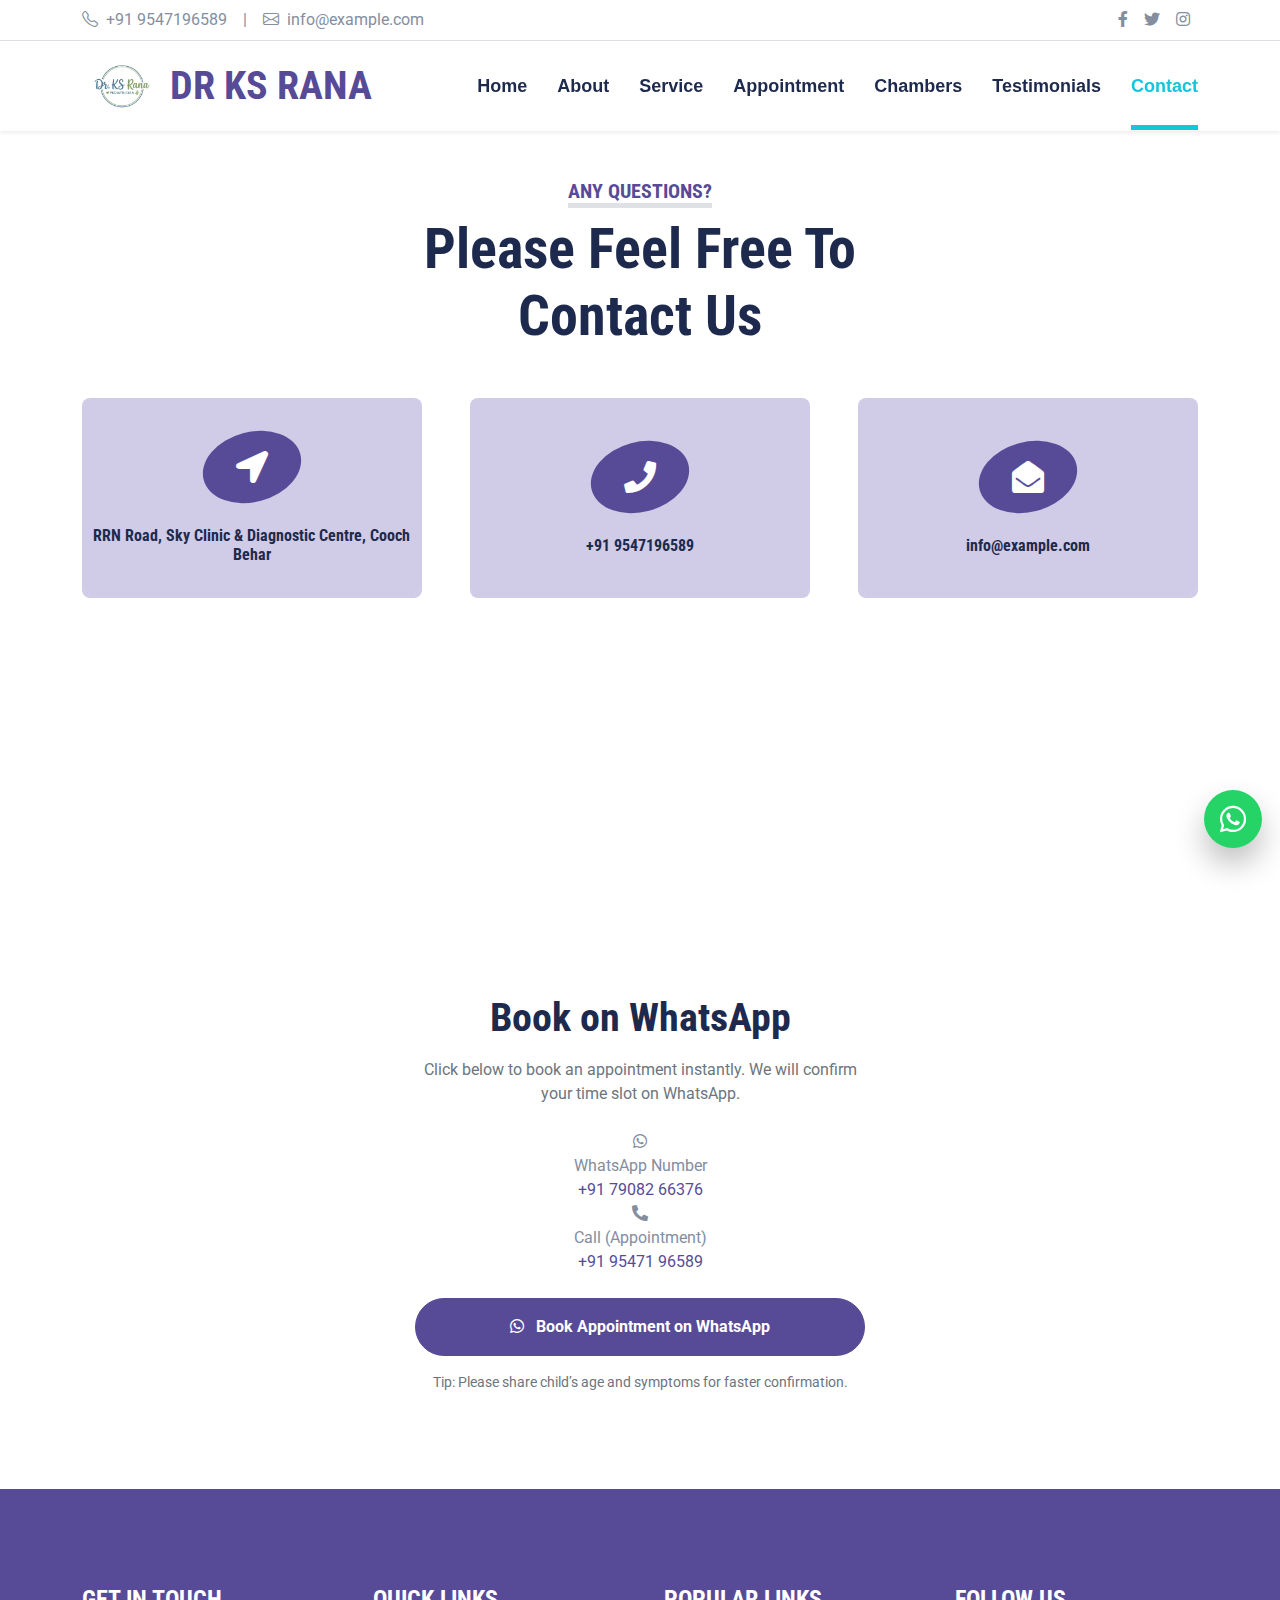
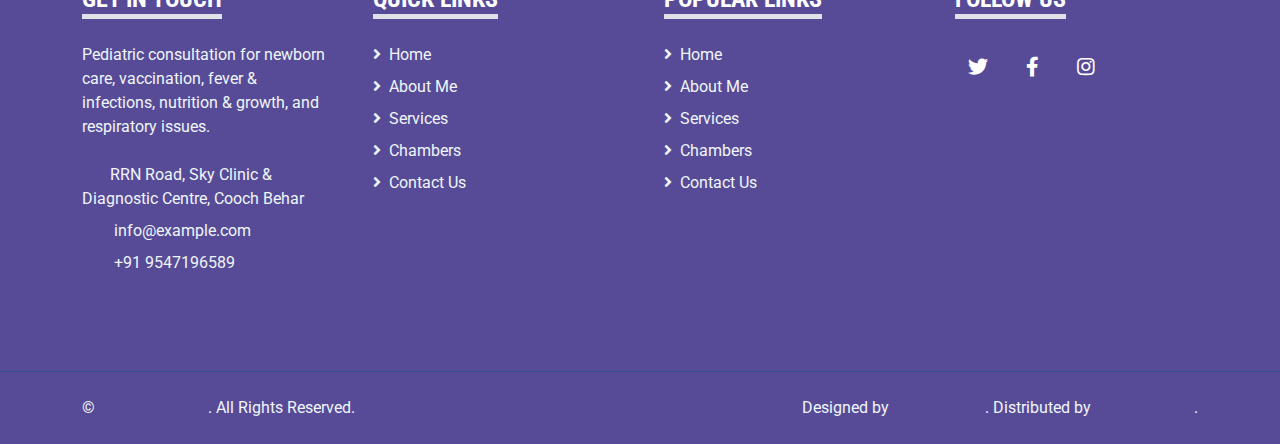
<file: contact.html>
<!DOCTYPE html>
<html lang="en">
  <head>
    <meta charset="utf-8" />
    <title>Dr KS Rana</title>
    <meta content="width=device-width, initial-scale=1.0" name="viewport" />
    <meta content="Free HTML Templates" name="keywords" />
    <meta content="Free HTML Templates" name="description" />

    <!-- Favicon -->
    <link href="img/favicon.ico" rel="icon" />
    <link rel="shortcut icon" href="img/logodrksrana.jpg" />

    <!-- Google Web Fonts -->
    <link rel="preconnect" href="https://fonts.gstatic.com" />
    <link
      href="https://fonts.googleapis.com/css2?family=Roboto+Condensed:wght@400;700&family=Roboto:wght@400;700&display=swap"
      rel="stylesheet"
    />

    <!-- Icon Font Stylesheet -->
    <link
      href="https://cdnjs.cloudflare.com/ajax/libs/font-awesome/5.15.0/css/all.min.css"
      rel="stylesheet"
    />
    <link
      href="https://cdn.jsdelivr.net/npm/bootstrap-icons@1.4.1/font/bootstrap-icons.css"
      rel="stylesheet"
    />

    <!-- Libraries Stylesheet -->
    <link href="lib/owlcarousel/assets/owl.carousel.min.css" rel="stylesheet" />
    <link
      href="lib/tempusdominus/css/tempusdominus-bootstrap-4.min.css"
      rel="stylesheet"
    />

    <!-- Customized Bootstrap Stylesheet -->
    <link href="css/bootstrap.min.css" rel="stylesheet" />

    <!-- Template Stylesheet -->
    <link href="css/style.css" rel="stylesheet" />
  </head>

  <style>
    .appointment-section .bg-white {
      transition: all 0.3s ease;
    }

    .appointment-section .bg-white:hover {
      transform: translateY(-6px);
      box-shadow: 0 18px 40px rgba(0, 0, 0, 0.18);
    }

    .appointment-section .form-control,
    .appointment-section .form-select {
      border-radius: 14px;
      transition: all 0.25s ease;
    }

    .appointment-section .form-control:focus,
    .appointment-section .form-select:focus {
      box-shadow: 0 0 0 0.2rem rgba(13, 110, 253, 0.25);
    }

    .appointment-section .btn-primary {
      border-radius: 999px;
      transition: all 0.25s ease;
    }

    .appointment-section .btn-primary:hover {
      transform: translateY(-2px);
    }
  </style>

  <style>
    .whatsapp-float {
      position: fixed;
      right: 18px;
      bottom: 52px;
      width: 58px;
      height: 58px;
      border-radius: 999px;
      background: #25d366;
      color: #fff;
      display: flex;
      align-items: center;
      justify-content: center;
      z-index: 9999;
      text-decoration: none;
      box-shadow: 0 16px 30px rgba(0, 0, 0, 0.25);
      transition: transform 0.25s ease, box-shadow 0.25s ease, filter 0.25s ease;
    }

    .whatsapp-float i {
      font-size: 30px;
      line-height: 1;
      /* bottom: 70px !important; */
    }

    .whatsapp-float:hover {
      transform: translateY(-4px) scale(1.03);
      box-shadow: 0 22px 40px rgba(0, 0, 0, 0.3);
      filter: brightness(0.98);
      color: #fff;
    }

    @media (max-width: 575.98px) {
      .whatsapp-float {
        right: 18px;
        bottom: 14px;
        width: 54px;
        height: 54px;
        bottom: 52px;
      }
      .whatsapp-float i {
        font-size: 28px;
      }
    }
  </style>
  <body>
    <a
      href="https://wa.me/917908266376?text=নমস্কার%20স্যার,%20আমি%20আমার%2C%20শিশুর%20জন্য%20অ্যাপয়েন্টমেন্ট%20চাই%20|%0A%0Aশিশুর%20নাম%20:%0A%0Aবয়স%20:%0A%0Aধন্যবাদ%20!"
      class="whatsapp-float"
      target="_blank"
      rel="noopener"
      aria-label="Book on WhatsApp"
    >
      <i class="fab fa-whatsapp"></i>
    </a>
    <!-- Topbar Start -->
    <div class="container-fluid py-2 border-bottom d-none d-lg-block">
      <div class="container">
        <div class="row">
          <div class="col-md-6 text-center text-lg-start mb-2 mb-lg-0">
            <div class="d-inline-flex align-items-center">
              <a class="text-decoration-none text-body pe-3" href="#!"
                ><i class="bi bi-telephone me-2"></i>+91 9547196589</a
              >
              <span class="text-body">|</span>
              <a class="text-decoration-none text-body px-3" href="#!"
                ><i class="bi bi-envelope me-2"></i>info@example.com</a
              >
            </div>
          </div>
          <div class="col-md-6 text-center text-lg-end">
            <div class="d-inline-flex align-items-center">
              <a
                class="text-body px-2"
                href="https://www.facebook.com/share/1GyaX9o5vW/"
              >
                <i class="fab fa-facebook-f"></i>
              </a>
              <a class="text-body px-2" href="#!">
                <i class="fab fa-twitter"></i>
              </a>
              <a
                class="text-body px-2"
                href="https://www.instagram.com/dr_ksrana?utm_source=ig_web_button_share_sheet&igsh=ZDNlZDc0MzIxNw=="
              >
                <i class="fab fa-instagram"></i>
              </a>
            </div>
          </div>
        </div>
      </div>
    </div>
    <!-- Topbar End -->

    <!-- Navbar Start -->
    <div class="container-fluid sticky-top bg-white shadow-sm">
      <div class="container">
        <nav class="navbar navbar-expand-lg bg-white navbar-light py-3 py-lg-0">
          <a href="index.html" class="navbar-brand">
            <h1
              class="m-0 text-uppercase text-primary d-flex align-items-center"
            >
              <img
                src="img/logodrksrana.jpg"
                alt="Dr KS Rana Logo"
                class="me-2 brand-logo"
              />
              Dr KS Rana
            </h1>
          </a>
          <button
            class="navbar-toggler"
            type="button"
            data-bs-toggle="collapse"
            data-bs-target="#navbarCollapse"
          >
            <span class="navbar-toggler-icon"></span>
          </button>
          <div class="collapse navbar-collapse" id="navbarCollapse">
            <div class="navbar-nav ms-auto py-0">
              <a href="index.html" class="nav-item nav-link">Home</a>
              <a href="about.html" class="nav-item nav-link">About</a>
              <a href="service.html" class="nav-item nav-link">Service</a>
              <a href="appointment.html" class="nav-item nav-link"
                >Appointment</a
              >
              <a href="places.html" class="nav-item nav-link">Chambers</a>
              <a href="testimonial.html" class="nav-item nav-link"
                >Testimonials</a
              >
              <a href="contact.html" class="nav-item nav-link active"
                >Contact</a
              >
            </div>
          </div>
        </nav>
      </div>
    </div>
    <!-- Navbar End -->

    <!-- Contact Start -->
    <div class="container-fluid pt-5">
      <div class="container">
        <div class="text-center mx-auto mb-5" style="max-width: 500px">
          <h5
            class="d-inline-block text-primary text-uppercase border-bottom border-5"
          >
            Any Questions?
          </h5>
          <h1 class="display-4">Please Feel Free To Contact Us</h1>
        </div>
        <div class="row g-5 mb-5">
          <div class="col-lg-4">
            <div
              class="bg-light rounded d-flex flex-column align-items-center justify-content-center text-center"
              style="height: 200px"
            >
              <div
                class="d-flex align-items-center justify-content-center bg-primary rounded-circle mb-4"
                style="width: 100px; height: 70px; transform: rotate(-15deg)"
              >
                <i
                  class="fa fa-2x fa-location-arrow text-white"
                  style="transform: rotate(15deg)"
                ></i>
              </div>
              <h6 class="mb-0">
                RRN Road, Sky Clinic &amp; Diagnostic Centre, Cooch Behar
              </h6>
            </div>
          </div>
          <div class="col-lg-4">
            <div
              class="bg-light rounded d-flex flex-column align-items-center justify-content-center text-center"
              style="height: 200px"
            >
              <div
                class="d-flex align-items-center justify-content-center bg-primary rounded-circle mb-4"
                style="width: 100px; height: 70px; transform: rotate(-15deg)"
              >
                <i
                  class="fa fa-2x fa-phone text-white"
                  style="transform: rotate(15deg)"
                ></i>
              </div>
              <h6 class="mb-0">+91 9547196589</h6>
            </div>
          </div>
          <div class="col-lg-4">
            <div
              class="bg-light rounded d-flex flex-column align-items-center justify-content-center text-center"
              style="height: 200px"
            >
              <div
                class="d-flex align-items-center justify-content-center bg-primary rounded-circle mb-4"
                style="width: 100px; height: 70px; transform: rotate(-15deg)"
              >
                <i
                  class="fa fa-2x fa-envelope-open text-white"
                  style="transform: rotate(15deg)"
                ></i>
              </div>
              <h6 class="mb-0">info@example.com</h6>
            </div>
          </div>
        </div>
        <div class="row">
          <div class="col-12" style="height: 500px">
            <div class="position-relative h-100">
              <iframe
                class="position-relative w-100 h-100"
                src="https://www.google.com/maps/embed?pb=!1m18!1m12!1m3!1d3576.044522249354!2d89.44114067595694!3d26.32505778509663!2m3!1f0!2f0!3f0!3m2!1i1024!2i768!4f13.1!3m3!1m2!1s0x39e2ffd6d0e9f487%3A0xfc05d042110c304a!2sSky%20Clinic!5e0!3m2!1sen!2sin!4v1767579829938!5m2!1sen!2sin"
                frameborder="0"
                style="border: 0"
                allowfullscreen=""
                aria-hidden="false"
                tabindex="0"
              ></iframe>
            </div>
          </div>
        </div>
        <div
          class="row justify-content-center position-relative"
          style="margin-top: -200px; z-index: 1"
        >
          <div class="col-lg-6">
            <div class="bg-white text-center rounded p-5 whatsapp-card">
              <h1 class="mb-3">Book on WhatsApp</h1>
              <p class="mb-4 text-muted">
                Click below to book an appointment instantly. We will confirm
                your time slot on WhatsApp.
              </p>

              <div class="wa-info mb-4">
                <div class="wa-line">
                  <i class="fab fa-whatsapp"></i>
                  <div>
                    <div class="wa-label">WhatsApp Number</div>
                    <a
                      class="wa-number"
                      href="https://wa.me/917908266376"
                      target="_blank"
                      rel="noopener"
                    >
                      +91 79082 66376
                    </a>
                  </div>
                </div>

                <div class="wa-line">
                  <i class="fa fa-phone-alt"></i>
                  <div>
                    <div class="wa-label">Call (Appointment)</div>
                    <a class="wa-number" href="tel:+919547196589"
                      >+91 95471 96589</a
                    >
                  </div>
                </div>
              </div>

              <a
                class="btn btn-success w-100 py-3 rounded-pill wa-btn"
                href="https://wa.me/917908266376?text=নমস্কার%20স্যার,%20আমি%20আমার%2C%20শিশুর%20জন্য%20অ্যাপয়েন্টমেন্ট%20চাই%20|%0A%0Aশিশুর%20নাম%20:%0A%0Aবয়স%20:%0A%0Aধন্যবাদ%20!"
                target="_blank"
                rel="noopener"
              >
                <i class="fab fa-whatsapp me-2"></i> Book Appointment on
                WhatsApp
              </a>

              <small class="d-block mt-3 text-muted">
                Tip: Please share child’s age and symptoms for faster
                confirmation.
              </small>
            </div>
          </div>
        </div>
      </div>
    </div>
    <!-- Contact End -->

    <!-- Footer Start -->
    <div class="container-fluid bg-dark text-light mt-5 py-5">
      <div class="container py-5">
        <div class="row g-5">
          <div class="col-lg-3 col-md-6">
            <h4
              class="d-inline-block text-uppercase border-bottom border-5 mb-4"
              style="color: white"
            >
              Get In Touch
            </h4>
            <p class="mb-4">
              Pediatric consultation for newborn care, vaccination, fever &
              infections, nutrition & growth, and respiratory issues.
            </p>
            <p class="mb-2">
              <i class="fa fa-map-marker-alt text-primary me-3"></i>RRN Road,
              Sky Clinic &amp; Diagnostic Centre, Cooch Behar
            </p>
            <p class="mb-2">
              <i class="fa fa-envelope text-primary me-3"></i>info@example.com
            </p>
            <p class="mb-0">
              <i class="fa fa-phone-alt text-primary me-3"></i>+91 9547196589
            </p>
          </div>
          <div class="col-lg-3 col-md-6">
            <h4
              class="d-inline-block text-uppercase border-bottom border-5 mb-4"
              style="color: white"
            >
              Quick Links
            </h4>
            <div class="d-flex flex-column justify-content-start">
              <a class="text-light mb-2" href="index.html"
                ><i class="fa fa-angle-right me-2"></i>Home</a
              >
              <a class="text-light mb-2" href="about.html"
                ><i class="fa fa-angle-right me-2"></i>About Me</a
              >
              <a class="text-light mb-2" href="service.html"
                ><i class="fa fa-angle-right me-2"></i>Services</a
              >
              <a class="text-light mb-2" href="places.html"
                ><i class="fa fa-angle-right me-2"></i>Chambers</a
              >
              <a class="text-light" href="contact.html"
                ><i class="fa fa-angle-right me-2"></i>Contact Us</a
              >
            </div>
          </div>
          <div class="col-lg-3 col-md-6">
            <h4
              class="d-inline-block text-uppercase border-bottom border-5 mb-4"
              style="color: white"
            >
              Popular Links
            </h4>
            <div class="d-flex flex-column justify-content-start">
              <a class="text-light mb-2" href="index.html"
                ><i class="fa fa-angle-right me-2"></i>Home</a
              >
              <a class="text-light mb-2" href="about.html"
                ><i class="fa fa-angle-right me-2"></i>About Me</a
              >
              <a class="text-light mb-2" href="service.html"
                ><i class="fa fa-angle-right me-2"></i>Services</a
              >
              <a class="text-light mb-2" href="places.html"
                ><i class="fa fa-angle-right me-2"></i>Chambers</a
              >
              <a class="text-light" href="contact.html"
                ><i class="fa fa-angle-right me-2"></i>Contact Us</a
              >
            </div>
          </div>
          <div class="col-lg-3 col-md-6">
            <h4
              class="d-inline-block text-uppercase border-bottom border-5 mb-4"
              style="color: white"
            >
              Follow Us
            </h4>
            <div class="d-flex">
              <a
                class="btn btn-lg btn-primary btn-lg-square rounded-circle me-2"
                href="#!"
                ><i class="fab fa-twitter"></i
              ></a>
              <a
                class="btn btn-lg btn-primary btn-lg-square rounded-circle me-2"
                href="https://www.facebook.com/share/1GyaX9o5vW/"
                ><i class="fab fa-facebook-f"></i
              ></a>
              <a
                class="btn btn-lg btn-primary btn-lg-square rounded-circle"
                href="https://www.instagram.com/dr_ksrana?utm_source=ig_web_button_share_sheet&igsh=ZDNlZDc0MzIxNw=="
                ><i class="fab fa-instagram"></i
              ></a>
            </div>
          </div>
        </div>
      </div>
    </div>
    <div
      class="container-fluid bg-dark text-light border-top border-secondary py-4"
    >
      <div class="container">
        <div class="row g-5">
          <div class="col-md-6 text-center text-md-start">
            <p class="mb-md-0">
              &copy; <a class="text-primary" href="#!">Your Site Name</a>. All
              Rights Reserved.
            </p>
          </div>
          <div class="col-md-6 text-center text-md-end">
            <p class="mb-0">
              Designed by
              <a
                class="text-primary"
                href="https://htmlcodex.com"
                target="_blank"
                >HTML Codex</a
              >. Distributed by
              <a href="https://themewagon.com" target="_blank">ThemeWagon</a>.
            </p>
          </div>
        </div>
      </div>
    </div>
    <!-- Footer End -->

    <!-- Back to Top -->
    <a href="#!" class="btn btn-lg btn-primary btn-lg-square back-to-top"
      ><i class="bi bi-arrow-up"></i
    ></a>

    <!-- JavaScript Libraries -->
    <script src="https://code.jquery.com/jquery-3.4.1.min.js"></script>
    <script src="https://cdn.jsdelivr.net/npm/bootstrap@5.0.0/dist/js/bootstrap.bundle.min.js"></script>
    <script src="lib/easing/easing.min.js"></script>
    <script src="lib/waypoints/waypoints.min.js"></script>
    <script src="lib/owlcarousel/owl.carousel.min.js"></script>
    <script src="lib/tempusdominus/js/moment.min.js"></script>
    <script src="lib/tempusdominus/js/moment-timezone.min.js"></script>
    <script src="lib/tempusdominus/js/tempusdominus-bootstrap-4.min.js"></script>

    <!-- Template Javascript -->
    <script src="js/main.js"></script>
  </body>
</html>
</file>
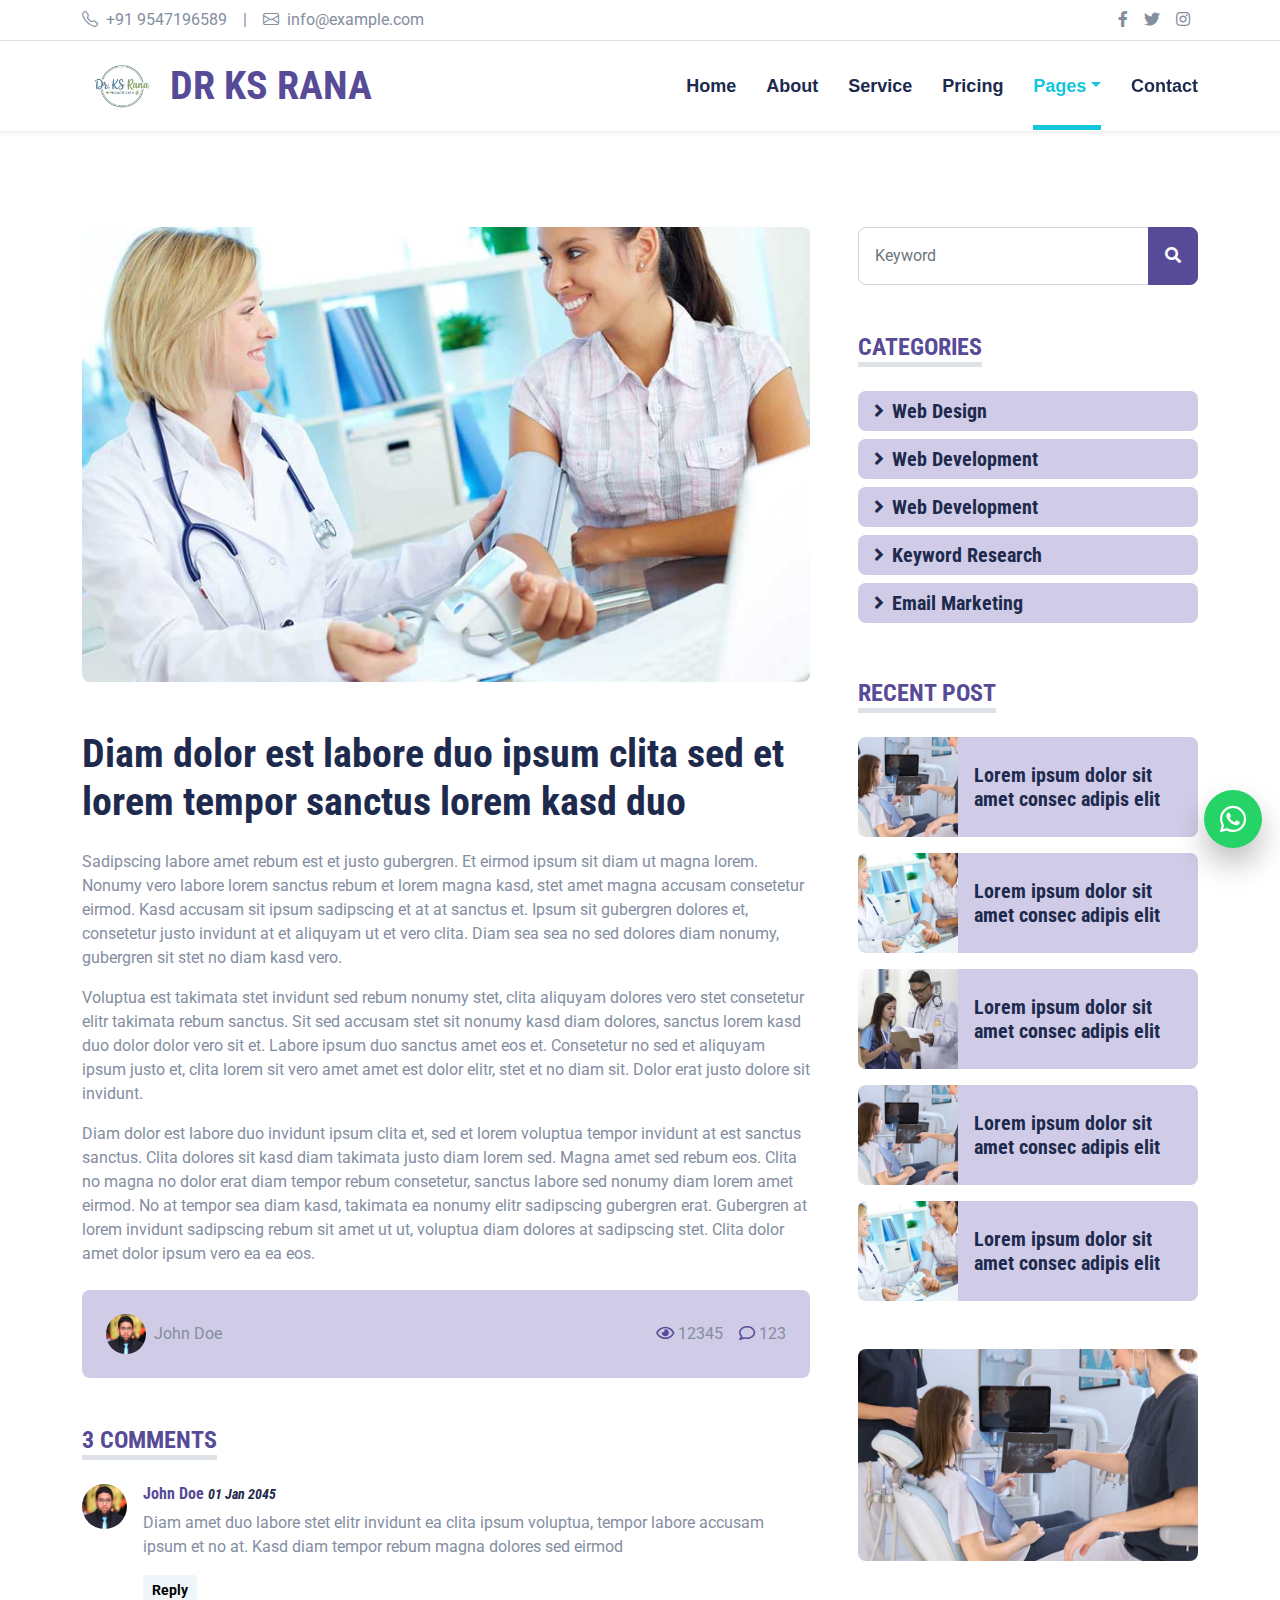
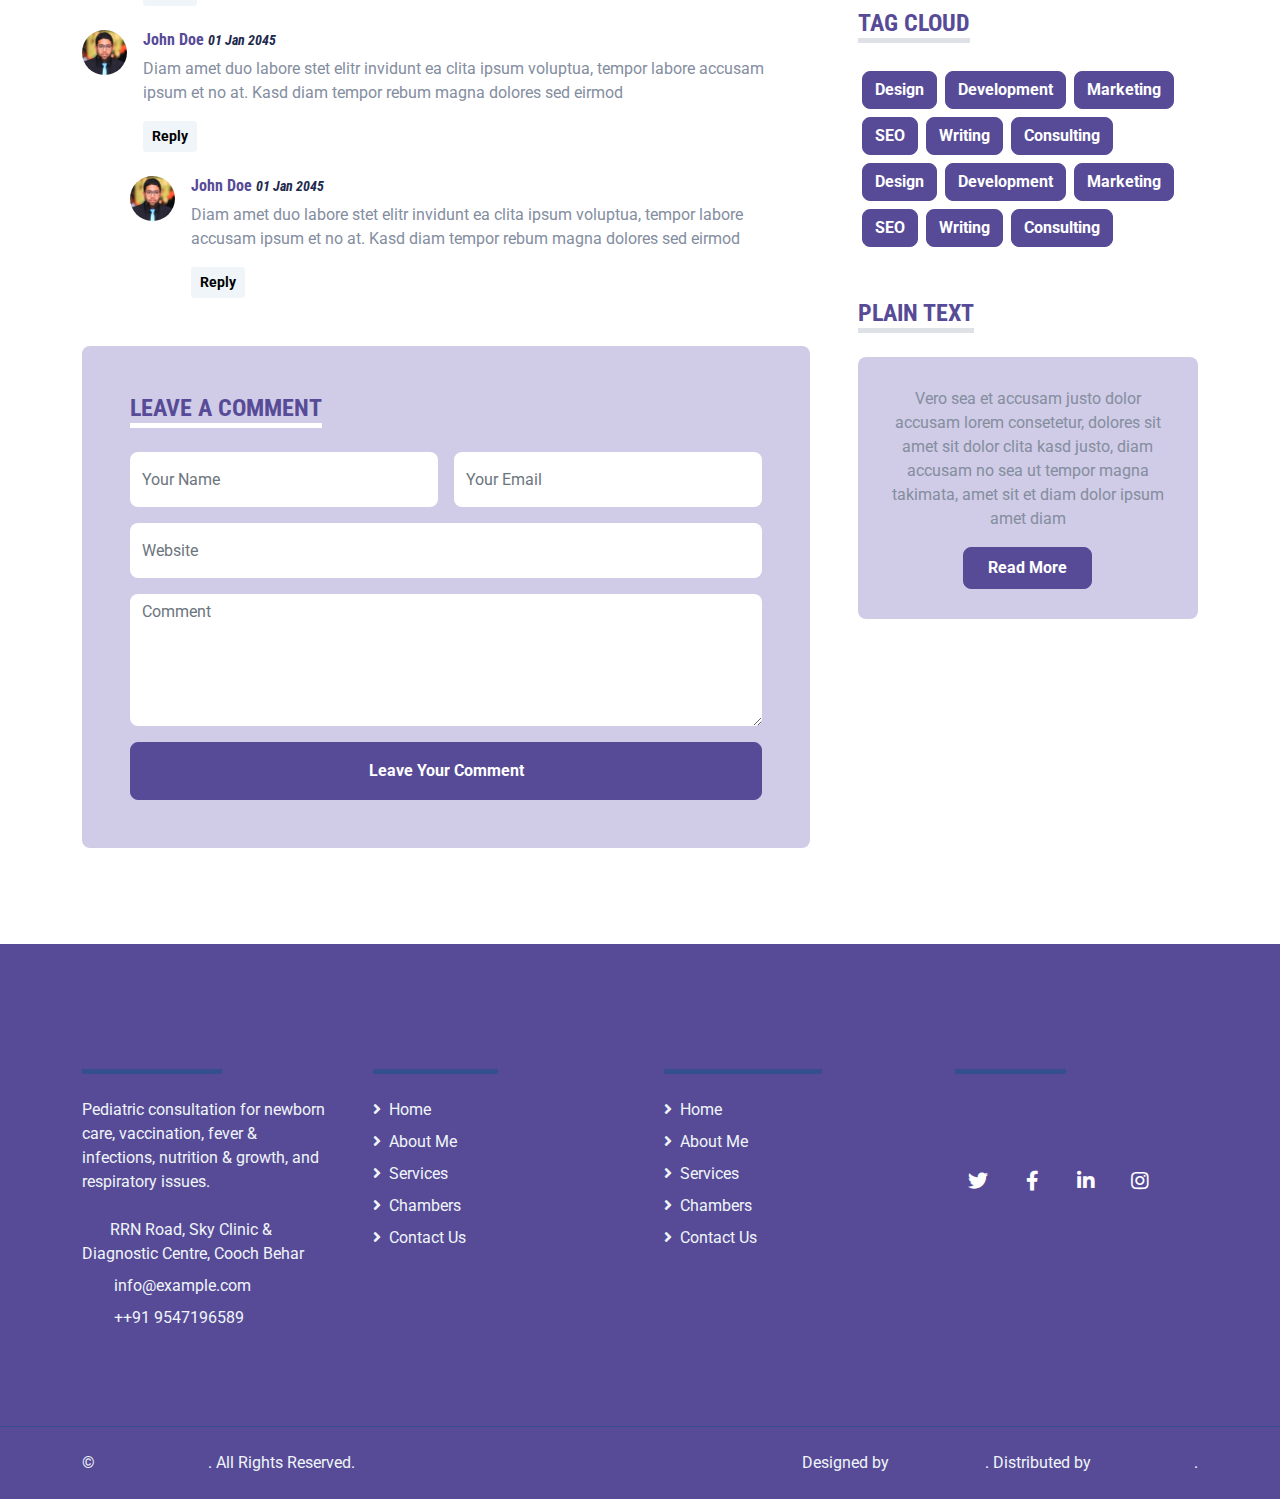
<file: detail.html>
<!DOCTYPE html>
<html lang="en">
  <head>
    <meta charset="utf-8" />
    <title>Dr KS Rana</title>
    <meta content="width=device-width, initial-scale=1.0" name="viewport" />
    <meta content="Free HTML Templates" name="keywords" />
    <meta content="Free HTML Templates" name="description" />

    <!-- Favicon -->
    <link href="img/favicon.ico" rel="icon" />
    <link rel="shortcut icon" href="img/logodrksrana.jpg" />

    <!-- Google Web Fonts -->
    <link rel="preconnect" href="https://fonts.gstatic.com" />
    <link
      href="https://fonts.googleapis.com/css2?family=Roboto+Condensed:wght@400;700&family=Roboto:wght@400;700&display=swap"
      rel="stylesheet"
    />

    <!-- Icon Font Stylesheet -->
    <link
      href="https://cdnjs.cloudflare.com/ajax/libs/font-awesome/5.15.0/css/all.min.css"
      rel="stylesheet"
    />
    <link
      href="https://cdn.jsdelivr.net/npm/bootstrap-icons@1.4.1/font/bootstrap-icons.css"
      rel="stylesheet"
    />

    <!-- Libraries Stylesheet -->
    <link href="lib/owlcarousel/assets/owl.carousel.min.css" rel="stylesheet" />
    <link
      href="lib/tempusdominus/css/tempusdominus-bootstrap-4.min.css"
      rel="stylesheet"
    />

    <!-- Customized Bootstrap Stylesheet -->
    <link href="css/bootstrap.min.css" rel="stylesheet" />

    <!-- Template Stylesheet -->
    <link href="css/style.css" rel="stylesheet" />
  </head>

  <style>
    .whatsapp-float {
      position: fixed;
      right: 18px;
      bottom: 52px;
      width: 58px;
      height: 58px;
      border-radius: 999px;
      background: #25d366;
      color: #fff;
      display: flex;
      align-items: center;
      justify-content: center;
      z-index: 9999;
      text-decoration: none;
      box-shadow: 0 16px 30px rgba(0, 0, 0, 0.25);
      transition: transform 0.25s ease, box-shadow 0.25s ease, filter 0.25s ease;
    }

    .whatsapp-float i {
      font-size: 30px;
      line-height: 1;
      /* bottom: 70px !important; */
    }

    .whatsapp-float:hover {
      transform: translateY(-4px) scale(1.03);
      box-shadow: 0 22px 40px rgba(0, 0, 0, 0.3);
      filter: brightness(0.98);
      color: #fff;
    }

    @media (max-width: 575.98px) {
      .whatsapp-float {
        right: 18px;
        bottom: 14px;
        width: 54px;
        height: 54px;
        bottom: 52px;
      }
      .whatsapp-float i {
        font-size: 28px;
      }
    }
  </style>
  <body>
    <a
      href="https://wa.me/917908266376?text=নমস্কার%20স্যার,%20আমি%20আমার%2C%20শিশুর%20জন্য%20অ্যাপয়েন্টমেন্ট%20চাই%20|%0A%0Aশিশুর%20নাম%20:%0A%0Aবয়স%20:%0A%0Aধন্যবাদ%20!"
      class="whatsapp-float"
      target="_blank"
      rel="noopener"
      aria-label="Book on WhatsApp"
    >
      <i class="fab fa-whatsapp"></i>
    </a>
    <!-- Topbar Start -->
    <div class="container-fluid py-2 border-bottom d-none d-lg-block">
      <div class="container">
        <div class="row">
          <div class="col-md-6 text-center text-lg-start mb-2 mb-lg-0">
            <div class="d-inline-flex align-items-center">
              <a class="text-decoration-none text-body pe-3" href="#!"
                ><i class="bi bi-telephone me-2"></i>+91 9547196589</a
              >
              <span class="text-body">|</span>
              <a class="text-decoration-none text-body px-3" href="#!"
                ><i class="bi bi-envelope me-2"></i>info@example.com</a
              >
            </div>
          </div>
          <div class="col-md-6 text-center text-lg-end">
            <div class="d-inline-flex align-items-center">
              <a
                class="text-body px-2"
                href="https://www.facebook.com/share/1GyaX9o5vW/"
              >
                <i class="fab fa-facebook-f"></i>
              </a>
              <a class="text-body px-2" href="#!">
                <i class="fab fa-twitter"></i>
              </a>
              <a
                class="text-body px-2"
                href="https://www.instagram.com/dr_ksrana?utm_source=ig_web_button_share_sheet&igsh=ZDNlZDc0MzIxNw=="
              >
                <i class="fab fa-instagram"></i>
              </a>
            </div>
          </div>
        </div>
      </div>
    </div>
    <!-- Topbar End -->

    <!-- Navbar Start -->
    <div class="container-fluid sticky-top bg-white shadow-sm mb-5">
      <div class="container">
        <nav class="navbar navbar-expand-lg bg-white navbar-light py-3 py-lg-0">
          <a href="index.html" class="navbar-brand">
            <h1
              class="m-0 text-uppercase text-primary d-flex align-items-center"
            >
              <img
                src="img/logodrksrana.jpg"
                alt="Dr KS Rana Logo"
                class="me-2 brand-logo"
              />
              Dr KS Rana
            </h1>
          </a>
          <button
            class="navbar-toggler"
            type="button"
            data-bs-toggle="collapse"
            data-bs-target="#navbarCollapse"
          >
            <span class="navbar-toggler-icon"></span>
          </button>
          <div class="collapse navbar-collapse" id="navbarCollapse">
            <div class="navbar-nav ms-auto py-0">
              <a href="index.html" class="nav-item nav-link">Home</a>
              <a href="about.html" class="nav-item nav-link">About</a>
              <a href="service.html" class="nav-item nav-link">Service</a>
              <a href="price.html" class="nav-item nav-link">Pricing</a>
              <div class="nav-item dropdown">
                <a
                  href="#"
                  class="nav-link dropdown-toggle active"
                  data-bs-toggle="dropdown"
                  >Pages</a
                >
                <div class="dropdown-menu m-0">
                  <a href="blog.html" class="dropdown-item">Blog Grid</a>
                  <a href="detail.html" class="dropdown-item active"
                    >Blog Detail</a
                  >
                  <a href="team.html" class="dropdown-item">The Team</a>
                  <a href="testimonial.html" class="dropdown-item"
                    >Testimonial</a
                  >
                  <a href="appointment.html" class="dropdown-item"
                    >Appointment</a
                  >
                  <a href="search.html" class="dropdown-item">Search</a>
                </div>
              </div>
              <a href="contact.html" class="nav-item nav-link">Contact</a>
            </div>
          </div>
        </nav>
      </div>
    </div>
    <!-- Navbar End -->

    <!-- Blog Start -->
    <div class="container py-5">
      <div class="row g-5">
        <div class="col-lg-8">
          <!-- Blog Detail Start -->
          <div class="mb-5">
            <img
              class="img-fluid w-100 rounded mb-5"
              src="img/blog-2.jpg"
              alt=""
            />
            <h1 class="mb-4">
              Diam dolor est labore duo ipsum clita sed et lorem tempor sanctus
              lorem kasd duo
            </h1>
            <p>
              Sadipscing labore amet rebum est et justo gubergren. Et eirmod
              ipsum sit diam ut magna lorem. Nonumy vero labore lorem sanctus
              rebum et lorem magna kasd, stet amet magna accusam consetetur
              eirmod. Kasd accusam sit ipsum sadipscing et at at sanctus et.
              Ipsum sit gubergren dolores et, consetetur justo invidunt at et
              aliquyam ut et vero clita. Diam sea sea no sed dolores diam
              nonumy, gubergren sit stet no diam kasd vero.
            </p>
            <p>
              Voluptua est takimata stet invidunt sed rebum nonumy stet, clita
              aliquyam dolores vero stet consetetur elitr takimata rebum
              sanctus. Sit sed accusam stet sit nonumy kasd diam dolores,
              sanctus lorem kasd duo dolor dolor vero sit et. Labore ipsum duo
              sanctus amet eos et. Consetetur no sed et aliquyam ipsum justo et,
              clita lorem sit vero amet amet est dolor elitr, stet et no diam
              sit. Dolor erat justo dolore sit invidunt.
            </p>
            <p>
              Diam dolor est labore duo invidunt ipsum clita et, sed et lorem
              voluptua tempor invidunt at est sanctus sanctus. Clita dolores sit
              kasd diam takimata justo diam lorem sed. Magna amet sed rebum eos.
              Clita no magna no dolor erat diam tempor rebum consetetur, sanctus
              labore sed nonumy diam lorem amet eirmod. No at tempor sea diam
              kasd, takimata ea nonumy elitr sadipscing gubergren erat.
              Gubergren at lorem invidunt sadipscing rebum sit amet ut ut,
              voluptua diam dolores at sadipscing stet. Clita dolor amet dolor
              ipsum vero ea ea eos.
            </p>
            <div
              class="d-flex justify-content-between bg-light rounded p-4 mt-4 mb-4"
            >
              <div class="d-flex align-items-center">
                <img
                  class="rounded-circle me-2"
                  src="img/user.jpg"
                  width="40"
                  height="40"
                  alt=""
                />
                <span>John Doe</span>
              </div>
              <div class="d-flex align-items-center">
                <span class="ms-3"
                  ><i class="far fa-eye text-primary me-1"></i>12345</span
                >
                <span class="ms-3"
                  ><i class="far fa-comment text-primary me-1"></i>123</span
                >
              </div>
            </div>
          </div>
          <!-- Blog Detail End -->

          <!-- Comment List Start -->
          <div class="mb-5">
            <h4
              class="d-inline-block text-primary text-uppercase border-bottom border-5 mb-4"
            >
              3 Comments
            </h4>
            <div class="d-flex mb-4">
              <img
                src="img/user.jpg"
                class="img-fluid rounded-circle"
                style="width: 45px; height: 45px"
              />
              <div class="ps-3">
                <h6>
                  <a href="#!">John Doe</a> <small><i>01 Jan 2045</i></small>
                </h6>
                <p>
                  Diam amet duo labore stet elitr invidunt ea clita ipsum
                  voluptua, tempor labore accusam ipsum et no at. Kasd diam
                  tempor rebum magna dolores sed eirmod
                </p>
                <button class="btn btn-sm btn-light">Reply</button>
              </div>
            </div>
            <div class="d-flex mb-4">
              <img
                src="img/user.jpg"
                class="img-fluid rounded-circle"
                style="width: 45px; height: 45px"
              />
              <div class="ps-3">
                <h6>
                  <a href="#!">John Doe</a> <small><i>01 Jan 2045</i></small>
                </h6>
                <p>
                  Diam amet duo labore stet elitr invidunt ea clita ipsum
                  voluptua, tempor labore accusam ipsum et no at. Kasd diam
                  tempor rebum magna dolores sed eirmod
                </p>
                <button class="btn btn-sm btn-light">Reply</button>
              </div>
            </div>
            <div class="d-flex ms-5 mb-4">
              <img
                src="img/user.jpg"
                class="img-fluid rounded-circle"
                style="width: 45px; height: 45px"
              />
              <div class="ps-3">
                <h6>
                  <a href="#!">John Doe</a> <small><i>01 Jan 2045</i></small>
                </h6>
                <p>
                  Diam amet duo labore stet elitr invidunt ea clita ipsum
                  voluptua, tempor labore accusam ipsum et no at. Kasd diam
                  tempor rebum magna dolores sed eirmod
                </p>
                <button class="btn btn-sm btn-light">Reply</button>
              </div>
            </div>
          </div>
          <!-- Comment List End -->

          <!-- Comment Form Start -->
          <div class="bg-light rounded p-5">
            <h4
              class="d-inline-block text-primary text-uppercase border-bottom border-5 border-white mb-4"
            >
              Leave a comment
            </h4>
            <form>
              <div class="row g-3">
                <div class="col-12 col-sm-6">
                  <input
                    type="text"
                    class="form-control bg-white border-0"
                    placeholder="Your Name"
                    style="height: 55px"
                  />
                </div>
                <div class="col-12 col-sm-6">
                  <input
                    type="email"
                    class="form-control bg-white border-0"
                    placeholder="Your Email"
                    style="height: 55px"
                  />
                </div>
                <div class="col-12">
                  <input
                    type="text"
                    class="form-control bg-white border-0"
                    placeholder="Website"
                    style="height: 55px"
                  />
                </div>
                <div class="col-12">
                  <textarea
                    class="form-control bg-white border-0"
                    rows="5"
                    placeholder="Comment"
                  ></textarea>
                </div>
                <div class="col-12">
                  <button class="btn btn-primary w-100 py-3" type="submit">
                    Leave Your Comment
                  </button>
                </div>
              </div>
            </form>
          </div>
          <!-- Comment Form End -->
        </div>

        <!-- Sidebar Start -->
        <div class="col-lg-4">
          <!-- Search Form Start -->
          <div class="mb-5">
            <div class="input-group">
              <input
                type="text"
                class="form-control p-3"
                placeholder="Keyword"
              />
              <button class="btn btn-primary px-3">
                <i class="fa fa-search"></i>
              </button>
            </div>
          </div>
          <!-- Search Form End -->

          <!-- Category Start -->
          <div class="mb-5">
            <h4
              class="d-inline-block text-primary text-uppercase border-bottom border-5 mb-4"
            >
              Categories
            </h4>
            <div class="d-flex flex-column justify-content-start">
              <a class="h5 bg-light rounded py-2 px-3 mb-2" href="#!"
                ><i class="fa fa-angle-right me-2"></i>Web Design</a
              >
              <a class="h5 bg-light rounded py-2 px-3 mb-2" href="#!"
                ><i class="fa fa-angle-right me-2"></i>Web Development</a
              >
              <a class="h5 bg-light rounded py-2 px-3 mb-2" href="#!"
                ><i class="fa fa-angle-right me-2"></i>Web Development</a
              >
              <a class="h5 bg-light rounded py-2 px-3 mb-2" href="#!"
                ><i class="fa fa-angle-right me-2"></i>Keyword Research</a
              >
              <a class="h5 bg-light rounded py-2 px-3 mb-2" href="#!"
                ><i class="fa fa-angle-right me-2"></i>Email Marketing</a
              >
            </div>
          </div>
          <!-- Category End -->

          <!-- Recent Post Start -->
          <div class="mb-5">
            <h4
              class="d-inline-block text-primary text-uppercase border-bottom border-5 mb-4"
            >
              Recent Post
            </h4>
            <div class="d-flex rounded overflow-hidden mb-3">
              <img
                class="img-fluid"
                src="img/blog-1.jpg"
                style="width: 100px; height: 100px; object-fit: cover"
                alt=""
              />
              <a
                href="#!"
                class="h5 d-flex align-items-center bg-light px-3 mb-0"
                >Lorem ipsum dolor sit amet consec adipis elit
              </a>
            </div>
            <div class="d-flex rounded overflow-hidden mb-3">
              <img
                class="img-fluid"
                src="img/blog-2.jpg"
                style="width: 100px; height: 100px; object-fit: cover"
                alt=""
              />
              <a
                href="#!"
                class="h5 d-flex align-items-center bg-light px-3 mb-0"
                >Lorem ipsum dolor sit amet consec adipis elit
              </a>
            </div>
            <div class="d-flex rounded overflow-hidden mb-3">
              <img
                class="img-fluid"
                src="img/blog-3.jpg"
                style="width: 100px; height: 100px; object-fit: cover"
                alt=""
              />
              <a
                href="#!"
                class="h5 d-flex align-items-center bg-light px-3 mb-0"
                >Lorem ipsum dolor sit amet consec adipis elit
              </a>
            </div>
            <div class="d-flex rounded overflow-hidden mb-3">
              <img
                class="img-fluid"
                src="img/blog-1.jpg"
                style="width: 100px; height: 100px; object-fit: cover"
                alt=""
              />
              <a
                href="#!"
                class="h5 d-flex align-items-center bg-light px-3 mb-0"
                >Lorem ipsum dolor sit amet consec adipis elit
              </a>
            </div>
            <div class="d-flex rounded overflow-hidden mb-3">
              <img
                class="img-fluid"
                src="img/blog-2.jpg"
                style="width: 100px; height: 100px; object-fit: cover"
                alt=""
              />
              <a
                href="#!"
                class="h5 d-flex align-items-center bg-light px-3 mb-0"
                >Lorem ipsum dolor sit amet consec adipis elit
              </a>
            </div>
          </div>
          <!-- Recent Post End -->

          <!-- Image Start -->
          <div class="mb-5">
            <img src="img/blog-1.jpg" alt="" class="img-fluid rounded" />
          </div>
          <!-- Image End -->

          <!-- Tags Start -->
          <div class="mb-5">
            <h4
              class="d-inline-block text-primary text-uppercase border-bottom border-5 mb-4"
            >
              Tag Cloud
            </h4>
            <div class="d-flex flex-wrap m-n1">
              <a href="#!" class="btn btn-primary m-1">Design</a>
              <a href="#!" class="btn btn-primary m-1">Development</a>
              <a href="#!" class="btn btn-primary m-1">Marketing</a>
              <a href="#!" class="btn btn-primary m-1">SEO</a>
              <a href="#!" class="btn btn-primary m-1">Writing</a>
              <a href="#!" class="btn btn-primary m-1">Consulting</a>
              <a href="#!" class="btn btn-primary m-1">Design</a>
              <a href="#!" class="btn btn-primary m-1">Development</a>
              <a href="#!" class="btn btn-primary m-1">Marketing</a>
              <a href="#!" class="btn btn-primary m-1">SEO</a>
              <a href="#!" class="btn btn-primary m-1">Writing</a>
              <a href="#!" class="btn btn-primary m-1">Consulting</a>
            </div>
          </div>
          <!-- Tags End -->

          <!-- Plain Text Start -->
          <div>
            <h4
              class="d-inline-block text-primary text-uppercase border-bottom border-5 mb-4"
            >
              Plain Text
            </h4>
            <div class="bg-light rounded text-center" style="padding: 30px">
              <p>
                Vero sea et accusam justo dolor accusam lorem consetetur,
                dolores sit amet sit dolor clita kasd justo, diam accusam no sea
                ut tempor magna takimata, amet sit et diam dolor ipsum amet diam
              </p>
              <a href="#!" class="btn btn-primary py-2 px-4">Read More</a>
            </div>
          </div>
          <!-- Plain Text End -->
        </div>
        <!-- Sidebar End -->
      </div>
    </div>
    <!-- Blog End -->

    <!-- Footer Start -->
    <div class="container-fluid bg-dark text-light mt-5 py-5">
      <div class="container py-5">
        <div class="row g-5">
          <div class="col-lg-3 col-md-6">
            <h4
              class="d-inline-block text-primary text-uppercase border-bottom border-5 border-secondary mb-4"
            >
              Get In Touch
            </h4>
            <p class="mb-4">
              Pediatric consultation for newborn care, vaccination, fever &
              infections, nutrition & growth, and respiratory issues.
            </p>
            <p class="mb-2">
              <i class="fa fa-map-marker-alt text-primary me-3"></i>RRN Road,
              Sky Clinic &amp; Diagnostic Centre, Cooch Behar
            </p>
            <p class="mb-2">
              <i class="fa fa-envelope text-primary me-3"></i>info@example.com
            </p>
            <p class="mb-0">
              <i class="fa fa-phone-alt text-primary me-3"></i>++91 9547196589
            </p>
          </div>
          <div class="col-lg-3 col-md-6">
            <h4
              class="d-inline-block text-primary text-uppercase border-bottom border-5 border-secondary mb-4"
            >
              Quick Links
            </h4>
            <div class="d-flex flex-column justify-content-start">
              <a class="text-light mb-2" href="index.html"
                ><i class="fa fa-angle-right me-2"></i>Home</a
              >
              <a class="text-light mb-2" href="about.html"
                ><i class="fa fa-angle-right me-2"></i>About Me</a
              >
              <a class="text-light mb-2" href="service.html"
                ><i class="fa fa-angle-right me-2"></i>Services</a
              >
              <a class="text-light mb-2" href="places.html"
                ><i class="fa fa-angle-right me-2"></i>Chambers</a
              >
              <a class="text-light" href="contact.html"
                ><i class="fa fa-angle-right me-2"></i>Contact Us</a
              >
            </div>
          </div>
          <div class="col-lg-3 col-md-6">
            <h4
              class="d-inline-block text-primary text-uppercase border-bottom border-5 border-secondary mb-4"
            >
              Popular Links
            </h4>
            <div class="d-flex flex-column justify-content-start">
              <a class="text-light mb-2" href="index.html"
                ><i class="fa fa-angle-right me-2"></i>Home</a
              >
              <a class="text-light mb-2" href="about.html"
                ><i class="fa fa-angle-right me-2"></i>About Me</a
              >
              <a class="text-light mb-2" href="service.html"
                ><i class="fa fa-angle-right me-2"></i>Services</a
              >
              <a class="text-light mb-2" href="places.html"
                ><i class="fa fa-angle-right me-2"></i>Chambers</a
              >
              <a class="text-light" href="contact.html"
                ><i class="fa fa-angle-right me-2"></i>Contact Us</a
              >
            </div>
          </div>
          <div class="col-lg-3 col-md-6">
            <h4
              class="d-inline-block text-primary text-uppercase border-bottom border-5 border-secondary mb-4"
            >
              Follow Us
            </h4>

            <h6 class="text-primary text-uppercase mt-4 mb-3">Follow Us</h6>
            <div class="d-flex">
              <a
                class="btn btn-lg btn-primary btn-lg-square rounded-circle me-2"
                href="#!"
                ><i class="fab fa-twitter"></i
              ></a>
              <a
                class="btn btn-lg btn-primary btn-lg-square rounded-circle me-2"
                href="https://www.facebook.com/share/1GyaX9o5vW/"
                ><i class="fab fa-facebook-f"></i
              ></a>
              <a
                class="btn btn-lg btn-primary btn-lg-square rounded-circle me-2"
                href="#!"
                ><i class="fab fa-linkedin-in"></i
              ></a>
              <a
                class="btn btn-lg btn-primary btn-lg-square rounded-circle"
                href="https://www.instagram.com/dr_ksrana?utm_source=ig_web_button_share_sheet&igsh=ZDNlZDc0MzIxNw=="
                ><i class="fab fa-instagram"></i
              ></a>
            </div>
          </div>
        </div>
      </div>
    </div>
    <div
      class="container-fluid bg-dark text-light border-top border-secondary py-4"
    >
      <div class="container">
        <div class="row g-5">
          <div class="col-md-6 text-center text-md-start">
            <p class="mb-md-0">
              &copy; <a class="text-primary" href="#!">Your Site Name</a>. All
              Rights Reserved.
            </p>
          </div>
          <div class="col-md-6 text-center text-md-end">
            <p class="mb-0">
              Designed by
              <a
                class="text-primary"
                href="https://htmlcodex.com"
                target="_blank"
                >HTML Codex</a
              >. Distributed by
              <a href="https://themewagon.com" target="_blank">ThemeWagon</a>.
            </p>
          </div>
        </div>
      </div>
    </div>
    <!-- Footer End -->

    <!-- Back to Top -->
    <a href="#!" class="btn btn-lg btn-primary btn-lg-square back-to-top"
      ><i class="bi bi-arrow-up"></i
    ></a>

    <!-- JavaScript Libraries -->
    <script src="https://code.jquery.com/jquery-3.4.1.min.js"></script>
    <script src="https://cdn.jsdelivr.net/npm/bootstrap@5.0.0/dist/js/bootstrap.bundle.min.js"></script>
    <script src="lib/easing/easing.min.js"></script>
    <script src="lib/waypoints/waypoints.min.js"></script>
    <script src="lib/owlcarousel/owl.carousel.min.js"></script>
    <script src="lib/tempusdominus/js/moment.min.js"></script>
    <script src="lib/tempusdominus/js/moment-timezone.min.js"></script>
    <script src="lib/tempusdominus/js/tempusdominus-bootstrap-4.min.js"></script>

    <!-- Template Javascript -->
    <script src="js/main.js"></script>
  </body>
</html>
</file>
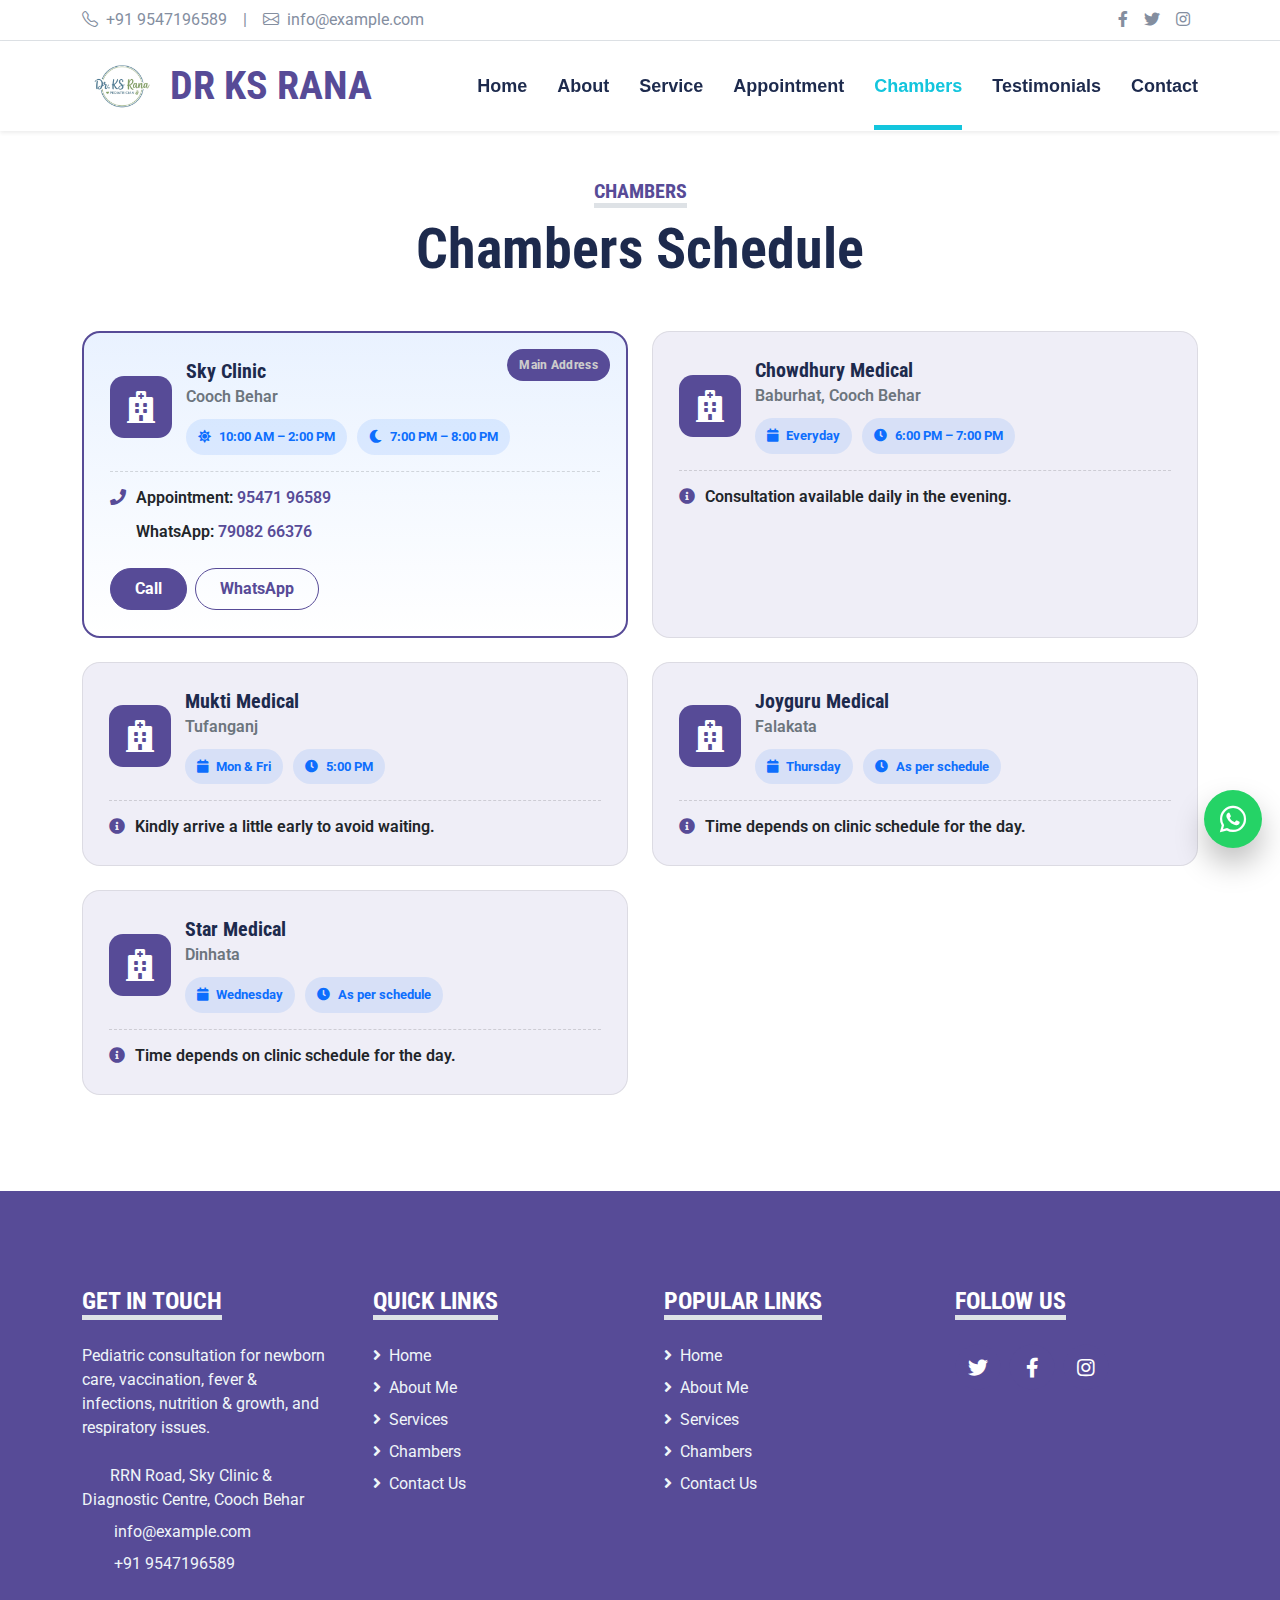
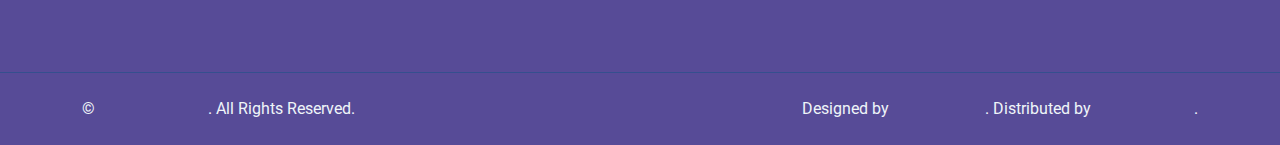
<file: places.html>
<!DOCTYPE html>
<html lang="en">
  <head>
    <meta charset="utf-8" />
    <title>Dr KS Rana</title>
    <meta content="width=device-width, initial-scale=1.0" name="viewport" />
    <meta content="Free HTML Templates" name="keywords" />
    <meta content="Free HTML Templates" name="description" />

    <!-- Favicon -->
    <link href="img/favicon.ico" rel="icon" />
    <link rel="shortcut icon" href="img/logodrksrana.jpg" />

    <!-- Google Web Fonts -->
    <link rel="preconnect" href="https://fonts.gstatic.com" />
    <link
      href="https://fonts.googleapis.com/css2?family=Roboto+Condensed:wght@400;700&family=Roboto:wght@400;700&display=swap"
      rel="stylesheet"
    />

    <!-- Icon Font Stylesheet -->
    <link
      href="https://cdnjs.cloudflare.com/ajax/libs/font-awesome/5.15.0/css/all.min.css"
      rel="stylesheet"
    />
    <link
      href="https://cdn.jsdelivr.net/npm/bootstrap-icons@1.4.1/font/bootstrap-icons.css"
      rel="stylesheet"
    />

    <!-- Libraries Stylesheet -->
    <link href="lib/owlcarousel/assets/owl.carousel.min.css" rel="stylesheet" />
    <link
      href="lib/tempusdominus/css/tempusdominus-bootstrap-4.min.css"
      rel="stylesheet"
    />

    <!-- Customized Bootstrap Stylesheet -->
    <link href="css/bootstrap.min.css" rel="stylesheet" />

    <!-- Template Stylesheet -->
    <link href="css/style.css" rel="stylesheet" />
  </head>
  <!-- places style -->

  <style>
    .chamber-card {
      background: #efeef7;
      border: 1px solid rgba(0, 0, 0, 0.08);
      border-radius: 18px;
      padding: 26px;
      height: 100%;
      transition: transform 0.25s ease, box-shadow 0.25s ease,
        border-color 0.25s ease;
      position: relative;
      overflow: hidden;
    }

    .chamber-card:hover {
      transform: translateY(-10px);
      box-shadow: 0 22px 50px rgba(0, 0, 0, 0.16);
      border-color: rgba(13, 110, 253, 0.45);
    }

    .chamber-head {
      display: flex;
      align-items: center;
      gap: 14px;
      margin-bottom: 14px;
    }

    .chamber-icon {
      width: 62px;
      height: 62px;
      border-radius: 14px;
      background: var(--bs-primary);
      display: inline-flex;
      align-items: center;
      justify-content: center;
      flex: 0 0 auto;
      transition: transform 0.25s ease;
    }

    .chamber-card:hover .chamber-icon {
      transform: scale(1.06);
    }

    .chamber-title {
      margin: 0;
      font-size: 20px;
      font-weight: 700;
      line-height: 1.2;
    }

    .chamber-place {
      margin: 2px 0 0 0;
      color: #6c757d;
      font-weight: 600;
    }

    .chamber-badges {
      display: flex;
      gap: 10px;
      flex-wrap: wrap;
      margin-top: 10px;
    }

    .chamber-badge {
      display: inline-flex;
      align-items: center;
      gap: 8px;
      padding: 8px 12px;
      border-radius: 999px;
      background: rgba(13, 110, 253, 0.1);
      color: #0d6efd;
      font-weight: 700;
      font-size: 13px;
    }

    .chamber-badge i {
      color: #0d6efd;
    }

    .chamber-details {
      margin-top: 16px;
      padding-top: 14px;
      border-top: 1px dashed rgba(0, 0, 0, 0.14);
      display: grid;
      gap: 10px;
    }

    .detail-row {
      display: flex;
      gap: 10px;
      align-items: flex-start;
      color: #212529;
      font-weight: 600;
    }

    .detail-row i {
      color: var(--bs-primary);
      margin-top: 3px;
    }

    .chamber-main {
      border: 2px solid var(--bs-primary);
      background: linear-gradient(180deg, rgba(13, 110, 253, 0.09), #fff);
    }

    .main-tag {
      position: absolute;
      top: 16px;
      right: 16px;
      background: var(--bs-primary);
      color: #cccccc;
      font-weight: 800;
      font-size: 12px;
      padding: 7px 12px;
      border-radius: 999px;
      letter-spacing: 0.3px;
    }

    .chamber-actions a {
      border-radius: 999px;
    }

    @media (max-width: 575.98px) {
      .chamber-card {
        padding: 20px;
      }
      .chamber-title {
        font-size: 18px;
      }
      .chamber-icon {
        width: 56px;
        height: 56px;
        border-radius: 14px;
      }
    }
  </style>

  <style>
    .whatsapp-float {
      position: fixed;
      right: 18px;
      bottom: 52px;
      width: 58px;
      height: 58px;
      border-radius: 999px;
      background: #25d366;
      color: #fff;
      display: flex;
      align-items: center;
      justify-content: center;
      z-index: 9999;
      text-decoration: none;
      box-shadow: 0 16px 30px rgba(0, 0, 0, 0.25);
      transition: transform 0.25s ease, box-shadow 0.25s ease, filter 0.25s ease;
    }

    .whatsapp-float i {
      font-size: 30px;
      line-height: 1;
      /* bottom: 70px !important; */
    }

    .whatsapp-float:hover {
      transform: translateY(-4px) scale(1.03);
      box-shadow: 0 22px 40px rgba(0, 0, 0, 0.3);
      filter: brightness(0.98);
      color: #fff;
    }

    @media (max-width: 575.98px) {
      .whatsapp-float {
        right: 18px;
        bottom: 14px;
        width: 54px;
        height: 54px;
        bottom: 52px;
      }
      .whatsapp-float i {
        font-size: 28px;
      }
    }
  </style>
  <body>
    <a
      href="https://wa.me/917908266376?text=নমস্কার%20স্যার,%20আমি%20আমার%2C%20শিশুর%20জন্য%20অ্যাপয়েন্টমেন্ট%20চাই%20|%0A%0Aশিশুর%20নাম%20:%0A%0Aবয়স%20:%0A%0Aধন্যবাদ%20!"
      class="whatsapp-float"
      target="_blank"
      rel="noopener"
      aria-label="Book on WhatsApp"
    >
      <i class="fab fa-whatsapp"></i>
    </a>
    <!-- Topbar Start -->
    <div class="container-fluid py-2 border-bottom d-none d-lg-block">
      <div class="container">
        <div class="row">
          <div class="col-md-6 text-center text-lg-start mb-2 mb-lg-0">
            <div class="d-inline-flex align-items-center">
              <a class="text-decoration-none text-body pe-3" href="#!"
                ><i class="bi bi-telephone me-2"></i>+91 9547196589</a
              >
              <span class="text-body">|</span>
              <a class="text-decoration-none text-body px-3" href="#!"
                ><i class="bi bi-envelope me-2"></i>info@example.com</a
              >
            </div>
          </div>
          <div class="col-md-6 text-center text-lg-end">
            <div class="d-inline-flex align-items-center">
              <a
                class="text-body px-2"
                href="https://www.facebook.com/share/1GyaX9o5vW/"
              >
                <i class="fab fa-facebook-f"></i>
              </a>
              <a class="text-body px-2" href="#!">
                <i class="fab fa-twitter"></i>
              </a>
              <a
                class="text-body px-2"
                href="https://www.instagram.com/dr_ksrana?utm_source=ig_web_button_share_sheet&igsh=ZDNlZDc0MzIxNw=="
              >
                <i class="fab fa-instagram"></i>
              </a>
            </div>
          </div>
        </div>
      </div>
    </div>
    <!-- Topbar End -->

    <!-- Navbar Start -->
    <div class="container-fluid sticky-top bg-white shadow-sm">
      <div class="container">
        <nav class="navbar navbar-expand-lg bg-white navbar-light py-3 py-lg-0">
          <a href="index.html" class="navbar-brand">
            <h1
              class="m-0 text-uppercase text-primary d-flex align-items-center"
            >
              <img
                src="img/logodrksrana.jpg"
                alt="Dr KS Rana Logo"
                class="me-2 brand-logo"
              />
              Dr KS Rana
            </h1>
          </a>
          <button
            class="navbar-toggler"
            type="button"
            data-bs-toggle="collapse"
            data-bs-target="#navbarCollapse"
          >
            <span class="navbar-toggler-icon"></span>
          </button>
          <div class="collapse navbar-collapse" id="navbarCollapse">
            <div class="navbar-nav ms-auto py-0">
              <a href="index.html" class="nav-item nav-link">Home</a>
              <a href="about.html" class="nav-item nav-link">About</a>
              <a href="service.html" class="nav-item nav-link">Service</a>
              <a href="appointment.html" class="nav-item nav-link"
                >Appointment</a
              >
              <a href="places.html" class="nav-item nav-link active"
                >Chambers</a
              >
              <a href="testimonial.html" class="nav-item nav-link"
                >Testimonials</a
              >
              <a href="contact.html" class="nav-item nav-link">Contact</a>
            </div>
          </div>
        </nav>
      </div>
    </div>
    <!-- Navbar End -->

    <!-- Places Where sit start -->
    <div class="container-fluid py-5">
      <div class="container">
        <div class="text-center mx-auto mb-5" style="max-width: 650px">
          <h5
            class="d-inline-block text-primary text-uppercase border-bottom border-5"
          >
            Chambers
          </h5>
          <h1 class="display-4">Chambers Schedule</h1>
        </div>

        <div class="row g-4">
          <div class="col-lg-6">
            <div class="chamber-card chamber-main">
              <div class="main-tag">Main Address</div>

              <div class="chamber-head">
                <div class="chamber-icon">
                  <i class="fa fa-2x fa-hospital text-white"></i>
                </div>
                <div>
                  <h4 class="chamber-title">Sky Clinic</h4>
                  <p class="chamber-place">Cooch Behar</p>

                  <div class="chamber-badges">
                    <span class="chamber-badge"
                      ><i class="fa fa-sun"></i>10:00 AM – 2:00 PM</span
                    >
                    <span class="chamber-badge"
                      ><i class="fa fa-moon"></i>7:00 PM – 8:00 PM</span
                    >
                  </div>
                </div>
              </div>

              <div class="chamber-details">
                <div class="detail-row">
                  <i class="fa fa-phone"></i>
                  <div>
                    Appointment: <a href="tel:+919547196589">95471 96589</a>
                  </div>
                </div>
                <div class="detail-row">
                  <i class="fa fa-whatsapp"></i>
                  <div>
                    WhatsApp:
                    <a
                      href="https://wa.me/917908266376"
                      target="_blank"
                      rel="noopener"
                      >79082 66376</a
                    >
                  </div>
                </div>
              </div>

              <div class="chamber-actions mt-4 d-flex gap-2 flex-wrap">
                <a class="btn btn-primary px-4 py-2" href="tel:+919547196589"
                  >Call</a
                >
                <a
                  class="btn btn-outline-primary px-4 py-2"
                  href="https://wa.me/917908266376"
                  target="_blank"
                  rel="noopener"
                  >WhatsApp</a
                >
              </div>
            </div>
          </div>

          <div class="col-lg-6 col-md-6">
            <div class="chamber-card">
              <div class="chamber-head">
                <div class="chamber-icon">
                  <i class="fa fa-2x fa-hospital text-white"></i>
                </div>
                <div>
                  <h4 class="chamber-title">Chowdhury Medical</h4>
                  <p class="chamber-place">Baburhat, Cooch Behar</p>

                  <div class="chamber-badges">
                    <span class="chamber-badge"
                      ><i class="fa fa-calendar"></i>Everyday</span
                    >
                    <span class="chamber-badge"
                      ><i class="fa fa-clock"></i>6:00 PM – 7:00 PM</span
                    >
                  </div>
                </div>
              </div>

              <div class="chamber-details">
                <div class="detail-row">
                  <i class="fa fa-info-circle"></i>
                  <div>Consultation available daily in the evening.</div>
                </div>
              </div>
            </div>
          </div>

          <div class="col-lg-6 col-md-6">
            <div class="chamber-card">
              <div class="chamber-head">
                <div class="chamber-icon">
                  <i class="fa fa-2x fa-hospital text-white"></i>
                </div>
                <div>
                  <h4 class="chamber-title">Mukti Medical</h4>
                  <p class="chamber-place">Tufanganj</p>

                  <div class="chamber-badges">
                    <span class="chamber-badge"
                      ><i class="fa fa-calendar"></i>Mon &amp; Fri</span
                    >
                    <span class="chamber-badge"
                      ><i class="fa fa-clock"></i>5:00 PM</span
                    >
                  </div>
                </div>
              </div>

              <div class="chamber-details">
                <div class="detail-row">
                  <i class="fa fa-info-circle"></i>
                  <div>Kindly arrive a little early to avoid waiting.</div>
                </div>
              </div>
            </div>
          </div>

          <div class="col-lg-6 col-md-6">
            <div class="chamber-card">
              <div class="chamber-head">
                <div class="chamber-icon">
                  <i class="fa fa-2x fa-hospital text-white"></i>
                </div>
                <div>
                  <h4 class="chamber-title">Joyguru Medical</h4>
                  <p class="chamber-place">Falakata</p>

                  <div class="chamber-badges">
                    <span class="chamber-badge"
                      ><i class="fa fa-calendar"></i>Thursday</span
                    >
                    <span class="chamber-badge"
                      ><i class="fa fa-clock"></i>As per schedule</span
                    >
                  </div>
                </div>
              </div>

              <div class="chamber-details">
                <div class="detail-row">
                  <i class="fa fa-info-circle"></i>
                  <div>Time depends on clinic schedule for the day.</div>
                </div>
              </div>
            </div>
          </div>

          <div class="col-lg-6 col-md-6">
            <div class="chamber-card">
              <div class="chamber-head">
                <div class="chamber-icon">
                  <i class="fa fa-2x fa-hospital text-white"></i>
                </div>
                <div>
                  <h4 class="chamber-title">Star Medical</h4>
                  <p class="chamber-place">Dinhata</p>

                  <div class="chamber-badges">
                    <span class="chamber-badge"
                      ><i class="fa fa-calendar"></i>Wednesday</span
                    >
                    <span class="chamber-badge"
                      ><i class="fa fa-clock"></i>As per schedule</span
                    >
                  </div>
                </div>
              </div>

              <div class="chamber-details">
                <div class="detail-row">
                  <i class="fa fa-info-circle"></i>
                  <div>Time depends on clinic schedule for the day.</div>
                </div>
              </div>
            </div>
          </div>
        </div>
      </div>
    </div>
    <!-- Places Where sit end -->

    <!-- Footer Start -->
    <div class="container-fluid bg-dark text-light mt-5 py-5">
      <div class="container py-5">
        <div class="row g-5">
          <div class="col-lg-3 col-md-6">
            <h4
              class="d-inline-block text-uppercase border-bottom border-5 mb-4"
              style="color: white"
            >
              Get In Touch
            </h4>
            <p class="mb-4">
              Pediatric consultation for newborn care, vaccination, fever &
              infections, nutrition & growth, and respiratory issues.
            </p>
            <p class="mb-2">
              <i class="fa fa-map-marker-alt text-primary me-3"></i>RRN Road,
              Sky Clinic &amp; Diagnostic Centre, Cooch Behar
            </p>
            <p class="mb-2">
              <i class="fa fa-envelope text-primary me-3"></i>info@example.com
            </p>
            <p class="mb-0">
              <i class="fa fa-phone-alt text-primary me-3"></i>+91 9547196589
            </p>
          </div>
          <div class="col-lg-3 col-md-6">
            <h4
              class="d-inline-block text-uppercase border-bottom border-5 mb-4"
              style="color: white"
            >
              Quick Links
            </h4>
            <div class="d-flex flex-column justify-content-start">
              <a class="text-light mb-2" href="index.html"
                ><i class="fa fa-angle-right me-2"></i>Home</a
              >
              <a class="text-light mb-2" href="about.html"
                ><i class="fa fa-angle-right me-2"></i>About Me</a
              >
              <a class="text-light mb-2" href="service.html"
                ><i class="fa fa-angle-right me-2"></i>Services</a
              >
              <a class="text-light mb-2" href="places.html"
                ><i class="fa fa-angle-right me-2"></i>Chambers</a
              >
              <a class="text-light" href="contact.html"
                ><i class="fa fa-angle-right me-2"></i>Contact Us</a
              >
            </div>
          </div>
          <div class="col-lg-3 col-md-6">
            <h4
              class="d-inline-block text-uppercase border-bottom border-5 mb-4"
              style="color: white"
            >
              Popular Links
            </h4>
            <div class="d-flex flex-column justify-content-start">
              <a class="text-light mb-2" href="index.html"
                ><i class="fa fa-angle-right me-2"></i>Home</a
              >
              <a class="text-light mb-2" href="about.html"
                ><i class="fa fa-angle-right me-2"></i>About Me</a
              >
              <a class="text-light mb-2" href="service.html"
                ><i class="fa fa-angle-right me-2"></i>Services</a
              >
              <a class="text-light mb-2" href="places.html"
                ><i class="fa fa-angle-right me-2"></i>Chambers</a
              >
              <a class="text-light" href="contact.html"
                ><i class="fa fa-angle-right me-2"></i>Contact Us</a
              >
            </div>
          </div>
          <div class="col-lg-3 col-md-6">
            <h4
              class="d-inline-block text-uppercase border-bottom border-5 mb-4"
              style="color: white"
            >
              Follow Us
            </h4>
            <div class="d-flex">
              <a
                class="btn btn-lg btn-primary btn-lg-square rounded-circle me-2"
                href="#!"
                ><i class="fab fa-twitter"></i
              ></a>
              <a
                class="btn btn-lg btn-primary btn-lg-square rounded-circle me-2"
                href="https://www.facebook.com/share/1GyaX9o5vW/"
                ><i class="fab fa-facebook-f"></i
              ></a>
              <a
                class="btn btn-lg btn-primary btn-lg-square rounded-circle"
                href="https://www.instagram.com/dr_ksrana?utm_source=ig_web_button_share_sheet&igsh=ZDNlZDc0MzIxNw=="
                ><i class="fab fa-instagram"></i
              ></a>
            </div>
          </div>
        </div>
      </div>
    </div>
    <div
      class="container-fluid bg-dark text-light border-top border-secondary py-4"
    >
      <div class="container">
        <div class="row g-5">
          <div class="col-md-6 text-center text-md-start">
            <p class="mb-md-0">
              &copy; <a class="text-primary" href="#!">Your Site Name</a>. All
              Rights Reserved.
            </p>
          </div>
          <div class="col-md-6 text-center text-md-end">
            <p class="mb-0">
              Designed by
              <a
                class="text-primary"
                href="https://htmlcodex.com"
                target="_blank"
                >HTML Codex</a
              >. Distributed by
              <a href="https://themewagon.com" target="_blank">ThemeWagon</a>.
            </p>
          </div>
        </div>
      </div>
    </div>
    <!-- Footer End -->

    <!-- Back to Top -->
    <a href="#!" class="btn btn-lg btn-primary btn-lg-square back-to-top"
      ><i class="bi bi-arrow-up"></i
    ></a>

    <!-- JavaScript Libraries -->
    <script src="https://code.jquery.com/jquery-3.4.1.min.js"></script>
    <script src="https://cdn.jsdelivr.net/npm/bootstrap@5.0.0/dist/js/bootstrap.bundle.min.js"></script>
    <script src="lib/easing/easing.min.js"></script>
    <script src="lib/waypoints/waypoints.min.js"></script>
    <script src="lib/owlcarousel/owl.carousel.min.js"></script>
    <script src="lib/tempusdominus/js/moment.min.js"></script>
    <script src="lib/tempusdominus/js/moment-timezone.min.js"></script>
    <script src="lib/tempusdominus/js/tempusdominus-bootstrap-4.min.js"></script>

    <!-- Template Javascript -->
    <script src="js/main.js"></script>
  </body>
</html>
</file>
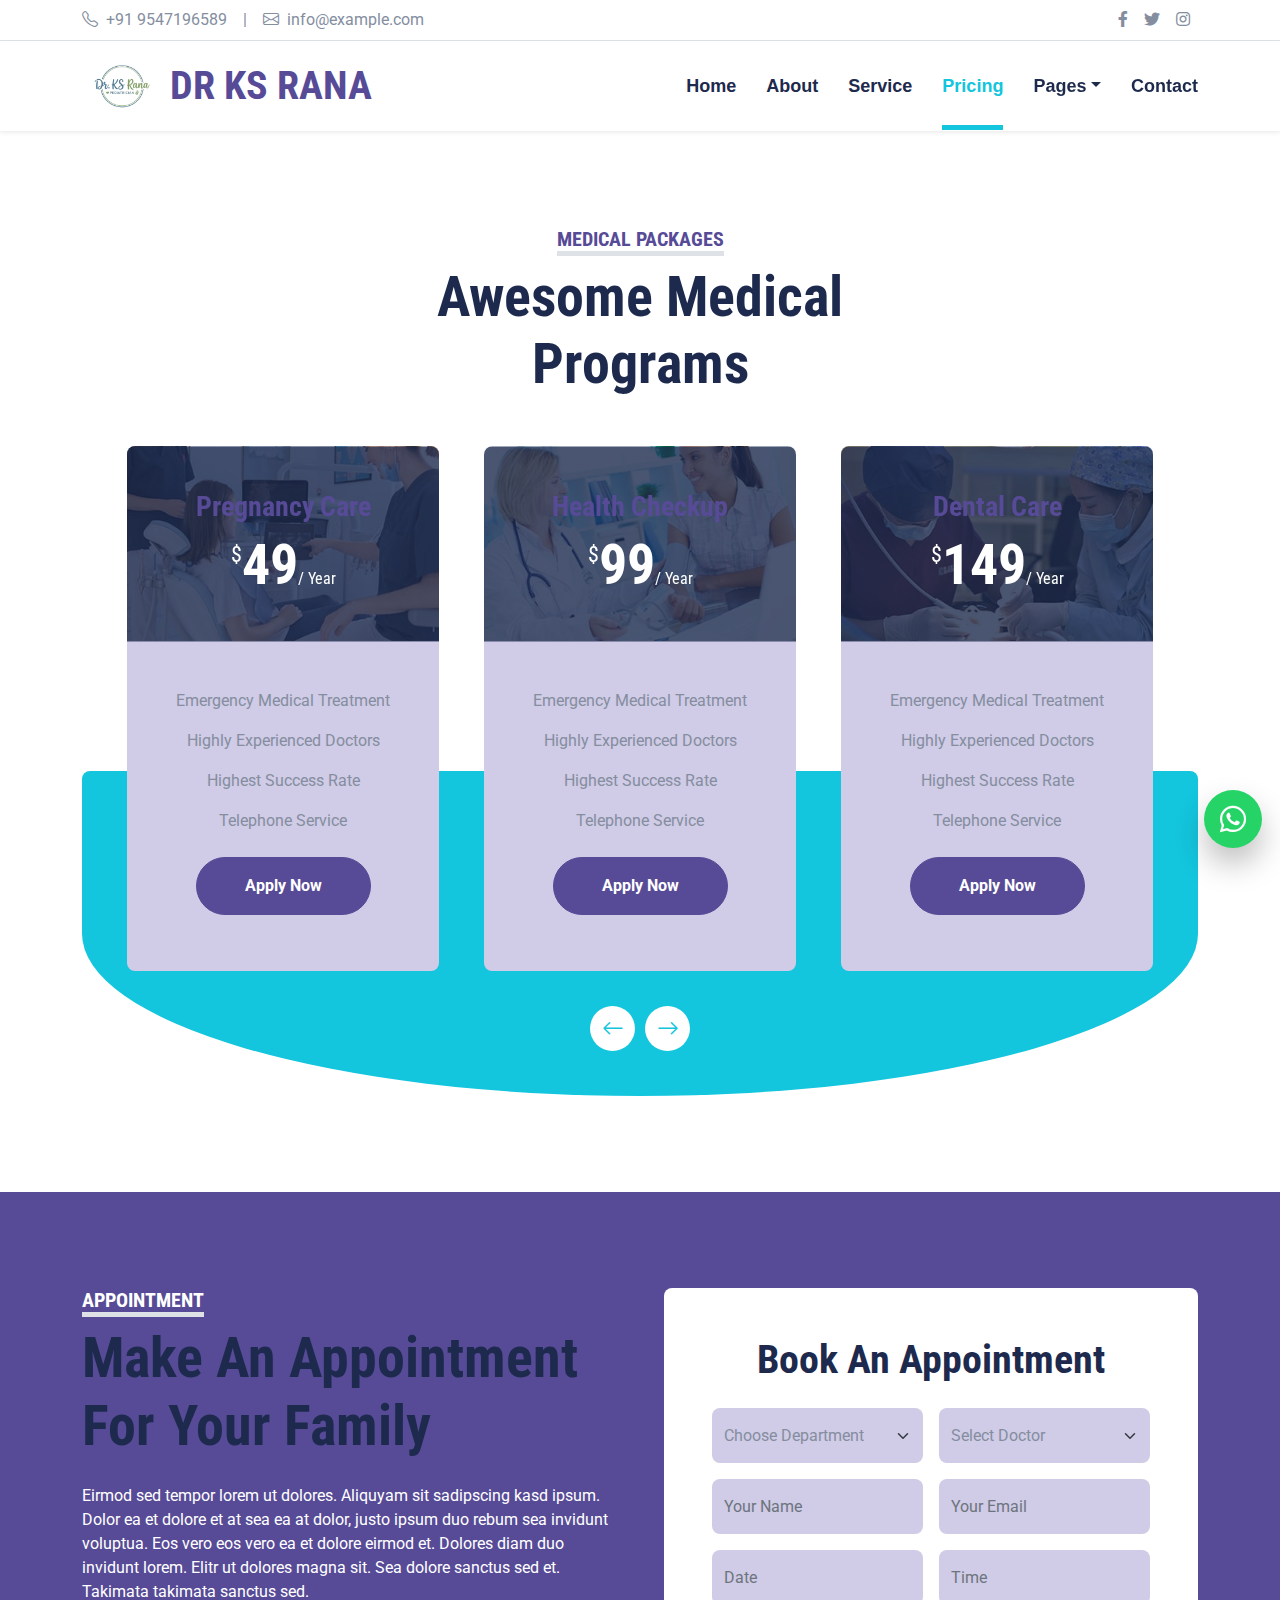
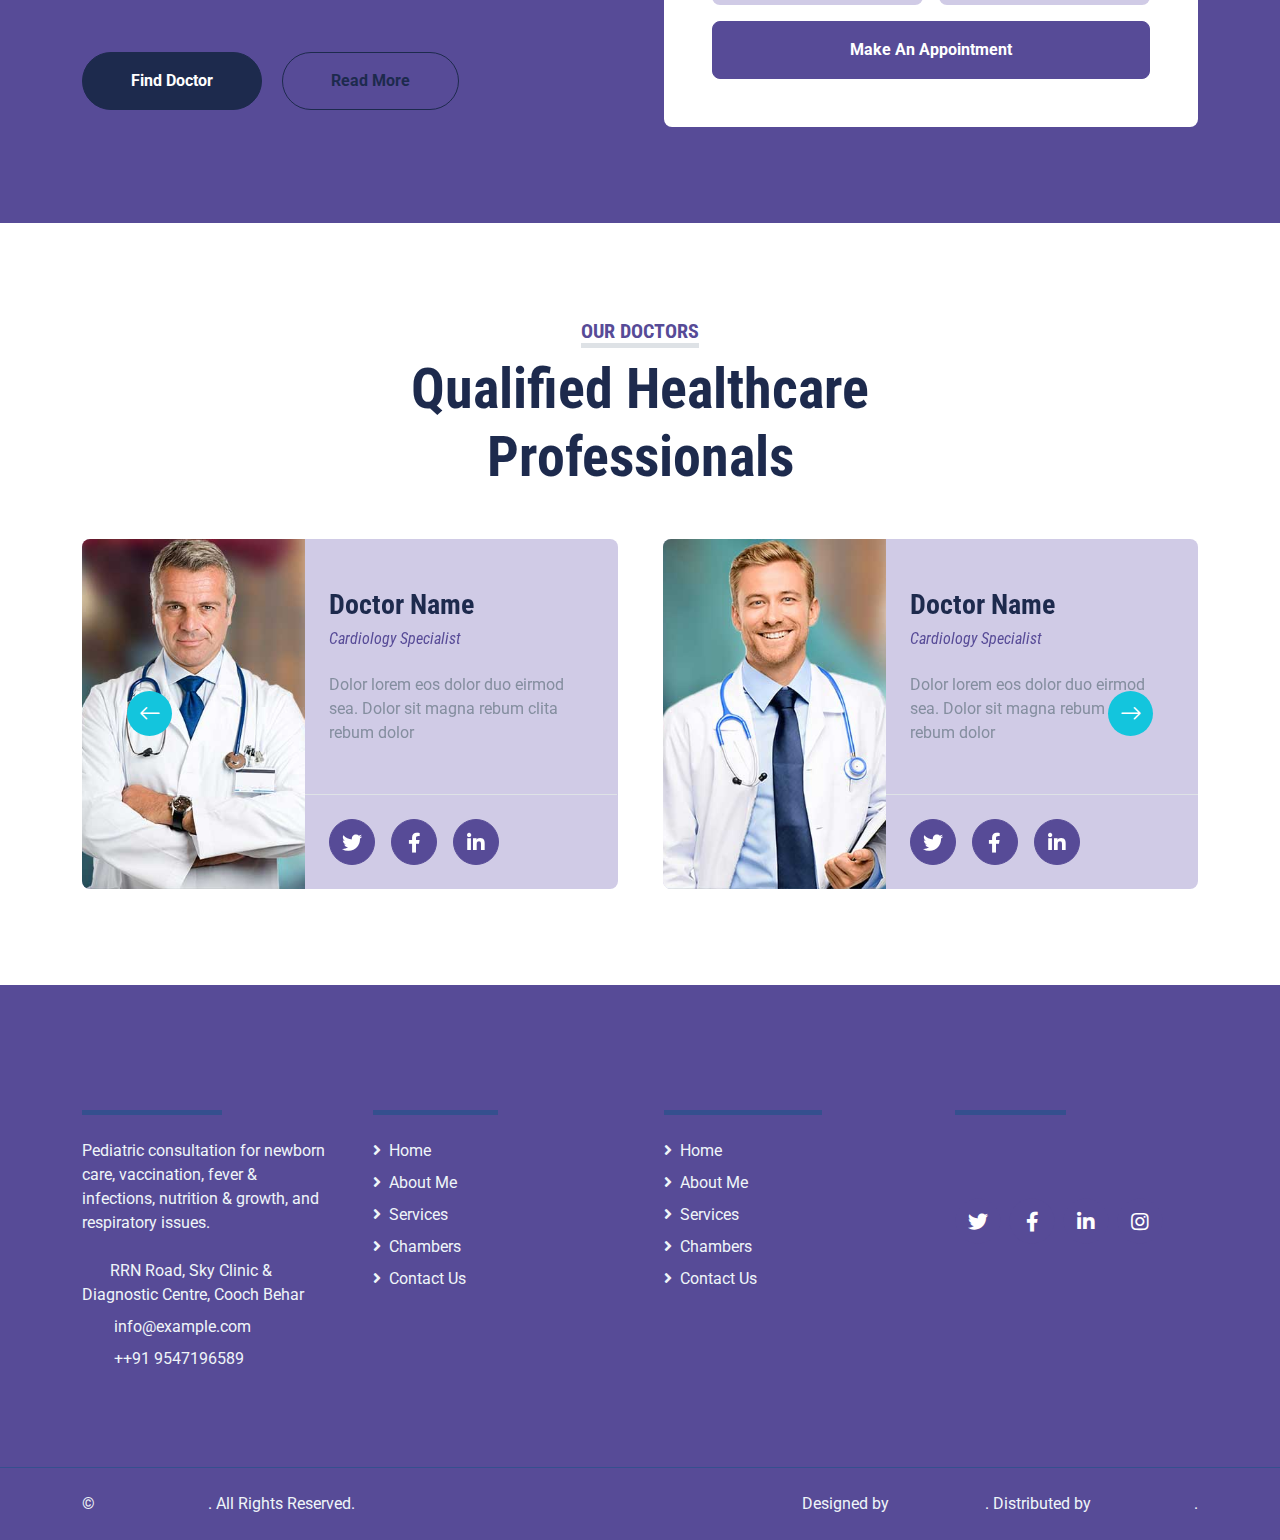
<file: price.html>
<!DOCTYPE html>
<html lang="en">
  <head>
    <meta charset="utf-8" />
    <title>Dr KS Rana</title>
    <meta content="width=device-width, initial-scale=1.0" name="viewport" />
    <meta content="Free HTML Templates" name="keywords" />
    <meta content="Free HTML Templates" name="description" />

    <!-- Favicon -->
    <link href="img/favicon.ico" rel="icon" />
    <link rel="shortcut icon" href="img/logodrksrana.jpg" />

    <!-- Google Web Fonts -->
    <link rel="preconnect" href="https://fonts.gstatic.com" />
    <link
      href="https://fonts.googleapis.com/css2?family=Roboto+Condensed:wght@400;700&family=Roboto:wght@400;700&display=swap"
      rel="stylesheet"
    />

    <!-- Icon Font Stylesheet -->
    <link
      href="https://cdnjs.cloudflare.com/ajax/libs/font-awesome/5.15.0/css/all.min.css"
      rel="stylesheet"
    />
    <link
      href="https://cdn.jsdelivr.net/npm/bootstrap-icons@1.4.1/font/bootstrap-icons.css"
      rel="stylesheet"
    />

    <!-- Libraries Stylesheet -->
    <link href="lib/owlcarousel/assets/owl.carousel.min.css" rel="stylesheet" />
    <link
      href="lib/tempusdominus/css/tempusdominus-bootstrap-4.min.css"
      rel="stylesheet"
    />

    <!-- Customized Bootstrap Stylesheet -->
    <link href="css/bootstrap.min.css" rel="stylesheet" />

    <!-- Template Stylesheet -->
    <link href="css/style.css" rel="stylesheet" />
  </head>

  <style>
    .whatsapp-float {
      position: fixed;
      right: 18px;
      bottom: 52px;
      width: 58px;
      height: 58px;
      border-radius: 999px;
      background: #25d366;
      color: #fff;
      display: flex;
      align-items: center;
      justify-content: center;
      z-index: 9999;
      text-decoration: none;
      box-shadow: 0 16px 30px rgba(0, 0, 0, 0.25);
      transition: transform 0.25s ease, box-shadow 0.25s ease, filter 0.25s ease;
    }

    .whatsapp-float i {
      font-size: 30px;
      line-height: 1;
      /* bottom: 70px !important; */
    }

    .whatsapp-float:hover {
      transform: translateY(-4px) scale(1.03);
      box-shadow: 0 22px 40px rgba(0, 0, 0, 0.3);
      filter: brightness(0.98);
      color: #fff;
    }

    @media (max-width: 575.98px) {
      .whatsapp-float {
        right: 18px;
        bottom: 14px;
        width: 54px;
        height: 54px;
        bottom: 52px;
      }
      .whatsapp-float i {
        font-size: 28px;
      }
    }
  </style>
  <body>
    <a
      href="https://wa.me/917908266376?text=নমস্কার%20স্যার,%20আমি%20আমার%2C%20শিশুর%20জন্য%20অ্যাপয়েন্টমেন্ট%20চাই%20|%0A%0Aশিশুর%20নাম%20:%0A%0Aবয়স%20:%0A%0Aধন্যবাদ%20!"
      class="whatsapp-float"
      target="_blank"
      rel="noopener"
      aria-label="Book on WhatsApp"
    >
      <i class="fab fa-whatsapp"></i>
    </a>
    <!-- Topbar Start -->
    <div class="container-fluid py-2 border-bottom d-none d-lg-block">
      <div class="container">
        <div class="row">
          <div class="col-md-6 text-center text-lg-start mb-2 mb-lg-0">
            <div class="d-inline-flex align-items-center">
              <a class="text-decoration-none text-body pe-3" href="#!"
                ><i class="bi bi-telephone me-2"></i>+91 9547196589</a
              >
              <span class="text-body">|</span>
              <a class="text-decoration-none text-body px-3" href="#!"
                ><i class="bi bi-envelope me-2"></i>info@example.com</a
              >
            </div>
          </div>
          <div class="col-md-6 text-center text-lg-end">
            <div class="d-inline-flex align-items-center">
              <a
                class="text-body px-2"
                href="https://www.facebook.com/share/1GyaX9o5vW/"
              >
                <i class="fab fa-facebook-f"></i>
              </a>
              <a class="text-body px-2" href="#!">
                <i class="fab fa-twitter"></i>
              </a>
              <a
                class="text-body px-2"
                href="https://www.instagram.com/dr_ksrana?utm_source=ig_web_button_share_sheet&igsh=ZDNlZDc0MzIxNw=="
              >
                <i class="fab fa-instagram"></i>
              </a>
            </div>
          </div>
        </div>
      </div>
    </div>
    <!-- Topbar End -->

    <!-- Navbar Start -->
    <div class="container-fluid sticky-top bg-white shadow-sm mb-5">
      <div class="container">
        <nav class="navbar navbar-expand-lg bg-white navbar-light py-3 py-lg-0">
          <a href="index.html" class="navbar-brand">
            <h1
              class="m-0 text-uppercase text-primary d-flex align-items-center"
            >
              <img
                src="img/logodrksrana.jpg"
                alt="Dr KS Rana Logo"
                class="me-2 brand-logo"
              />
              Dr KS Rana
            </h1>
          </a>
          <button
            class="navbar-toggler"
            type="button"
            data-bs-toggle="collapse"
            data-bs-target="#navbarCollapse"
          >
            <span class="navbar-toggler-icon"></span>
          </button>
          <div class="collapse navbar-collapse" id="navbarCollapse">
            <div class="navbar-nav ms-auto py-0">
              <a href="index.html" class="nav-item nav-link">Home</a>
              <a href="about.html" class="nav-item nav-link">About</a>
              <a href="service.html" class="nav-item nav-link">Service</a>
              <a href="price.html" class="nav-item nav-link active">Pricing</a>
              <div class="nav-item dropdown">
                <a
                  href="#"
                  class="nav-link dropdown-toggle"
                  data-bs-toggle="dropdown"
                  >Pages</a
                >
                <div class="dropdown-menu m-0">
                  <a href="blog.html" class="dropdown-item">Blog Grid</a>
                  <a href="detail.html" class="dropdown-item">Blog Detail</a>
                  <a href="team.html" class="dropdown-item">The Team</a>
                  <a href="testimonial.html" class="dropdown-item"
                    >Testimonial</a
                  >
                  <a href="appointment.html" class="dropdown-item"
                    >Appointment</a
                  >
                  <a href="search.html" class="dropdown-item">Search</a>
                </div>
              </div>
              <a href="contact.html" class="nav-item nav-link">Contact</a>
            </div>
          </div>
        </nav>
      </div>
    </div>
    <!-- Navbar End -->

    <!-- Pricing Plan Start -->
    <div class="container-fluid py-5">
      <div class="container">
        <div class="text-center mx-auto mb-5" style="max-width: 500px">
          <h5
            class="d-inline-block text-primary text-uppercase border-bottom border-5"
          >
            Medical Packages
          </h5>
          <h1 class="display-4">Awesome Medical Programs</h1>
        </div>
        <div
          class="owl-carousel price-carousel position-relative"
          style="padding: 0 45px 45px 45px"
        >
          <div class="bg-light rounded text-center">
            <div class="position-relative">
              <img class="img-fluid rounded-top" src="img/price-1.jpg" alt="" />
              <div
                class="position-absolute w-100 h-100 top-50 start-50 translate-middle rounded-top d-flex flex-column align-items-center justify-content-center"
                style="background: rgba(29, 42, 77, 0.8)"
              >
                <h3 class="text-primary">Pregnancy Care</h3>
                <h1 class="display-4 text-white mb-0">
                  <small
                    class="align-top fw-normal"
                    style="font-size: 22px; line-height: 45px"
                    >$</small
                  >49<small
                    class="align-bottom fw-normal"
                    style="font-size: 16px; line-height: 40px"
                    >/ Year</small
                  >
                </h1>
              </div>
            </div>
            <div class="text-center py-5">
              <p>Emergency Medical Treatment</p>
              <p>Highly Experienced Doctors</p>
              <p>Highest Success Rate</p>
              <p>Telephone Service</p>
              <a href="#!" class="btn btn-primary rounded-pill py-3 px-5 my-2"
                >Apply Now</a
              >
            </div>
          </div>
          <div class="bg-light rounded text-center">
            <div class="position-relative">
              <img class="img-fluid rounded-top" src="img/price-2.jpg" alt="" />
              <div
                class="position-absolute w-100 h-100 top-50 start-50 translate-middle rounded-top d-flex flex-column align-items-center justify-content-center"
                style="background: rgba(29, 42, 77, 0.8)"
              >
                <h3 class="text-primary">Health Checkup</h3>
                <h1 class="display-4 text-white mb-0">
                  <small
                    class="align-top fw-normal"
                    style="font-size: 22px; line-height: 45px"
                    >$</small
                  >99<small
                    class="align-bottom fw-normal"
                    style="font-size: 16px; line-height: 40px"
                    >/ Year</small
                  >
                </h1>
              </div>
            </div>
            <div class="text-center py-5">
              <p>Emergency Medical Treatment</p>
              <p>Highly Experienced Doctors</p>
              <p>Highest Success Rate</p>
              <p>Telephone Service</p>
              <a href="#!" class="btn btn-primary rounded-pill py-3 px-5 my-2"
                >Apply Now</a
              >
            </div>
          </div>
          <div class="bg-light rounded text-center">
            <div class="position-relative">
              <img class="img-fluid rounded-top" src="img/price-3.jpg" alt="" />
              <div
                class="position-absolute w-100 h-100 top-50 start-50 translate-middle rounded-top d-flex flex-column align-items-center justify-content-center"
                style="background: rgba(29, 42, 77, 0.8)"
              >
                <h3 class="text-primary">Dental Care</h3>
                <h1 class="display-4 text-white mb-0">
                  <small
                    class="align-top fw-normal"
                    style="font-size: 22px; line-height: 45px"
                    >$</small
                  >149<small
                    class="align-bottom fw-normal"
                    style="font-size: 16px; line-height: 40px"
                    >/ Year</small
                  >
                </h1>
              </div>
            </div>
            <div class="text-center py-5">
              <p>Emergency Medical Treatment</p>
              <p>Highly Experienced Doctors</p>
              <p>Highest Success Rate</p>
              <p>Telephone Service</p>
              <a href="#!" class="btn btn-primary rounded-pill py-3 px-5 my-2"
                >Apply Now</a
              >
            </div>
          </div>
          <div class="bg-light rounded text-center">
            <div class="position-relative">
              <img class="img-fluid rounded-top" src="img/price-4.jpg" alt="" />
              <div
                class="position-absolute w-100 h-100 top-50 start-50 translate-middle rounded-top d-flex flex-column align-items-center justify-content-center"
                style="background: rgba(29, 42, 77, 0.8)"
              >
                <h3 class="text-primary">Operation & Surgery</h3>
                <h1 class="display-4 text-white mb-0">
                  <small
                    class="align-top fw-normal"
                    style="font-size: 22px; line-height: 45px"
                    >$</small
                  >199<small
                    class="align-bottom fw-normal"
                    style="font-size: 16px; line-height: 40px"
                    >/ Year</small
                  >
                </h1>
              </div>
            </div>
            <div class="text-center py-5">
              <p>Emergency Medical Treatment</p>
              <p>Highly Experienced Doctors</p>
              <p>Highest Success Rate</p>
              <p>Telephone Service</p>
              <a href="#!" class="btn btn-primary rounded-pill py-3 px-5 my-2"
                >Apply Now</a
              >
            </div>
          </div>
        </div>
      </div>
    </div>
    <!-- Pricing Plan End -->

    <!-- Appointment Start -->
    <div class="container-fluid bg-primary my-5 py-5">
      <div class="container py-5">
        <div class="row gx-5">
          <div class="col-lg-6 mb-5 mb-lg-0">
            <div class="mb-4">
              <h5
                class="d-inline-block text-white text-uppercase border-bottom border-5"
              >
                Appointment
              </h5>
              <h1 class="display-4">Make An Appointment For Your Family</h1>
            </div>
            <p class="text-white mb-5">
              Eirmod sed tempor lorem ut dolores. Aliquyam sit sadipscing kasd
              ipsum. Dolor ea et dolore et at sea ea at dolor, justo ipsum duo
              rebum sea invidunt voluptua. Eos vero eos vero ea et dolore eirmod
              et. Dolores diam duo invidunt lorem. Elitr ut dolores magna sit.
              Sea dolore sanctus sed et. Takimata takimata sanctus sed.
            </p>
            <a class="btn btn-dark rounded-pill py-3 px-5 me-3" href="#!"
              >Find Doctor</a
            >
            <a class="btn btn-outline-dark rounded-pill py-3 px-5" href="#!"
              >Read More</a
            >
          </div>
          <div class="col-lg-6">
            <div class="bg-white text-center rounded p-5">
              <h1 class="mb-4">Book An Appointment</h1>
              <form>
                <div class="row g-3">
                  <div class="col-12 col-sm-6">
                    <select
                      class="form-select bg-light border-0"
                      style="height: 55px"
                    >
                      <option selected>Choose Department</option>
                      <option value="1">Department 1</option>
                      <option value="2">Department 2</option>
                      <option value="3">Department 3</option>
                    </select>
                  </div>
                  <div class="col-12 col-sm-6">
                    <select
                      class="form-select bg-light border-0"
                      style="height: 55px"
                    >
                      <option selected>Select Doctor</option>
                      <option value="1">Doctor 1</option>
                      <option value="2">Doctor 2</option>
                      <option value="3">Doctor 3</option>
                    </select>
                  </div>
                  <div class="col-12 col-sm-6">
                    <input
                      type="text"
                      class="form-control bg-light border-0"
                      placeholder="Your Name"
                      style="height: 55px"
                    />
                  </div>
                  <div class="col-12 col-sm-6">
                    <input
                      type="email"
                      class="form-control bg-light border-0"
                      placeholder="Your Email"
                      style="height: 55px"
                    />
                  </div>
                  <div class="col-12 col-sm-6">
                    <div class="date" id="date" data-target-input="nearest">
                      <input
                        type="text"
                        class="form-control bg-light border-0 datetimepicker-input"
                        placeholder="Date"
                        data-target="#date"
                        data-toggle="datetimepicker"
                        style="height: 55px"
                      />
                    </div>
                  </div>
                  <div class="col-12 col-sm-6">
                    <div class="time" id="time" data-target-input="nearest">
                      <input
                        type="text"
                        class="form-control bg-light border-0 datetimepicker-input"
                        placeholder="Time"
                        data-target="#time"
                        data-toggle="datetimepicker"
                        style="height: 55px"
                      />
                    </div>
                  </div>
                  <div class="col-12">
                    <button class="btn btn-primary w-100 py-3" type="submit">
                      Make An Appointment
                    </button>
                  </div>
                </div>
              </form>
            </div>
          </div>
        </div>
      </div>
    </div>
    <!-- Appointment End -->

    <!-- Team Start -->
    <div class="container-fluid py-5">
      <div class="container">
        <div class="text-center mx-auto mb-5" style="max-width: 500px">
          <h5
            class="d-inline-block text-primary text-uppercase border-bottom border-5"
          >
            Our Doctors
          </h5>
          <h1 class="display-4">Qualified Healthcare Professionals</h1>
        </div>
        <div class="owl-carousel team-carousel position-relative">
          <div class="team-item">
            <div class="row g-0 bg-light rounded overflow-hidden">
              <div class="col-12 col-sm-5 h-100">
                <img
                  class="img-fluid h-100"
                  src="img/team-1.jpg"
                  style="object-fit: cover"
                />
              </div>
              <div class="col-12 col-sm-7 h-100 d-flex flex-column">
                <div class="mt-auto p-4">
                  <h3>Doctor Name</h3>
                  <h6 class="fw-normal fst-italic text-primary mb-4">
                    Cardiology Specialist
                  </h6>
                  <p class="m-0">
                    Dolor lorem eos dolor duo eirmod sea. Dolor sit magna rebum
                    clita rebum dolor
                  </p>
                </div>
                <div class="d-flex mt-auto border-top p-4">
                  <a
                    class="btn btn-lg btn-primary btn-lg-square rounded-circle me-3"
                    href="#!"
                    ><i class="fab fa-twitter"></i
                  ></a>
                  <a
                    class="btn btn-lg btn-primary btn-lg-square rounded-circle me-3"
                    href="#!"
                    ><i class="fab fa-facebook-f"></i
                  ></a>
                  <a
                    class="btn btn-lg btn-primary btn-lg-square rounded-circle"
                    href="#!"
                    ><i class="fab fa-linkedin-in"></i
                  ></a>
                </div>
              </div>
            </div>
          </div>
          <div class="team-item">
            <div class="row g-0 bg-light rounded overflow-hidden">
              <div class="col-12 col-sm-5 h-100">
                <img
                  class="img-fluid h-100"
                  src="img/team-2.jpg"
                  style="object-fit: cover"
                />
              </div>
              <div class="col-12 col-sm-7 h-100 d-flex flex-column">
                <div class="mt-auto p-4">
                  <h3>Doctor Name</h3>
                  <h6 class="fw-normal fst-italic text-primary mb-4">
                    Cardiology Specialist
                  </h6>
                  <p class="m-0">
                    Dolor lorem eos dolor duo eirmod sea. Dolor sit magna rebum
                    clita rebum dolor
                  </p>
                </div>
                <div class="d-flex mt-auto border-top p-4">
                  <a
                    class="btn btn-lg btn-primary btn-lg-square rounded-circle me-3"
                    href="#!"
                    ><i class="fab fa-twitter"></i
                  ></a>
                  <a
                    class="btn btn-lg btn-primary btn-lg-square rounded-circle me-3"
                    href="#!"
                    ><i class="fab fa-facebook-f"></i
                  ></a>
                  <a
                    class="btn btn-lg btn-primary btn-lg-square rounded-circle"
                    href="#!"
                    ><i class="fab fa-linkedin-in"></i
                  ></a>
                </div>
              </div>
            </div>
          </div>
          <div class="team-item">
            <div class="row g-0 bg-light rounded overflow-hidden">
              <div class="col-12 col-sm-5 h-100">
                <img
                  class="img-fluid h-100"
                  src="img/team-3.jpg"
                  style="object-fit: cover"
                />
              </div>
              <div class="col-12 col-sm-7 h-100 d-flex flex-column">
                <div class="mt-auto p-4">
                  <h3>Doctor Name</h3>
                  <h6 class="fw-normal fst-italic text-primary mb-4">
                    Cardiology Specialist
                  </h6>
                  <p class="m-0">
                    Dolor lorem eos dolor duo eirmod sea. Dolor sit magna rebum
                    clita rebum dolor
                  </p>
                </div>
                <div class="d-flex mt-auto border-top p-4">
                  <a
                    class="btn btn-lg btn-primary btn-lg-square rounded-circle me-3"
                    href="#!"
                    ><i class="fab fa-twitter"></i
                  ></a>
                  <a
                    class="btn btn-lg btn-primary btn-lg-square rounded-circle me-3"
                    href="#!"
                    ><i class="fab fa-facebook-f"></i
                  ></a>
                  <a
                    class="btn btn-lg btn-primary btn-lg-square rounded-circle"
                    href="#!"
                    ><i class="fab fa-linkedin-in"></i
                  ></a>
                </div>
              </div>
            </div>
          </div>
        </div>
      </div>
    </div>
    <!-- Team End -->

    <!-- Footer Start -->
    <div class="container-fluid bg-dark text-light mt-5 py-5">
      <div class="container py-5">
        <div class="row g-5">
          <div class="col-lg-3 col-md-6">
            <h4
              class="d-inline-block text-primary text-uppercase border-bottom border-5 border-secondary mb-4"
            >
              Get In Touch
            </h4>
            <p class="mb-4">
              Pediatric consultation for newborn care, vaccination, fever &
              infections, nutrition & growth, and respiratory issues.
            </p>
            <p class="mb-2">
              <i class="fa fa-map-marker-alt text-primary me-3"></i>RRN Road,
              Sky Clinic &amp; Diagnostic Centre, Cooch Behar
            </p>
            <p class="mb-2">
              <i class="fa fa-envelope text-primary me-3"></i>info@example.com
            </p>
            <p class="mb-0">
              <i class="fa fa-phone-alt text-primary me-3"></i>++91 9547196589
            </p>
          </div>
          <div class="col-lg-3 col-md-6">
            <h4
              class="d-inline-block text-primary text-uppercase border-bottom border-5 border-secondary mb-4"
            >
              Quick Links
            </h4>
            <div class="d-flex flex-column justify-content-start">
              <a class="text-light mb-2" href="index.html"
                ><i class="fa fa-angle-right me-2"></i>Home</a
              >
              <a class="text-light mb-2" href="about.html"
                ><i class="fa fa-angle-right me-2"></i>About Me</a
              >
              <a class="text-light mb-2" href="service.html"
                ><i class="fa fa-angle-right me-2"></i>Services</a
              >
              <a class="text-light mb-2" href="places.html"
                ><i class="fa fa-angle-right me-2"></i>Chambers</a
              >
              <a class="text-light" href="contact.html"
                ><i class="fa fa-angle-right me-2"></i>Contact Us</a
              >
            </div>
          </div>
          <div class="col-lg-3 col-md-6">
            <h4
              class="d-inline-block text-primary text-uppercase border-bottom border-5 border-secondary mb-4"
            >
              Popular Links
            </h4>
            <div class="d-flex flex-column justify-content-start">
              <a class="text-light mb-2" href="index.html"
                ><i class="fa fa-angle-right me-2"></i>Home</a
              >
              <a class="text-light mb-2" href="about.html"
                ><i class="fa fa-angle-right me-2"></i>About Me</a
              >
              <a class="text-light mb-2" href="service.html"
                ><i class="fa fa-angle-right me-2"></i>Services</a
              >
              <a class="text-light mb-2" href="places.html"
                ><i class="fa fa-angle-right me-2"></i>Chambers</a
              >
              <a class="text-light" href="contact.html"
                ><i class="fa fa-angle-right me-2"></i>Contact Us</a
              >
            </div>
          </div>
          <div class="col-lg-3 col-md-6">
            <h4
              class="d-inline-block text-primary text-uppercase border-bottom border-5 border-secondary mb-4"
            >
              Follow Us
            </h4>

            <h6 class="text-primary text-uppercase mt-4 mb-3">Follow Us</h6>
            <div class="d-flex">
              <a
                class="btn btn-lg btn-primary btn-lg-square rounded-circle me-2"
                href="#!"
                ><i class="fab fa-twitter"></i
              ></a>
              <a
                class="btn btn-lg btn-primary btn-lg-square rounded-circle me-2"
                href="https://www.facebook.com/share/1GyaX9o5vW/"
                ><i class="fab fa-facebook-f"></i
              ></a>
              <a
                class="btn btn-lg btn-primary btn-lg-square rounded-circle me-2"
                href="#!"
                ><i class="fab fa-linkedin-in"></i
              ></a>
              <a
                class="btn btn-lg btn-primary btn-lg-square rounded-circle"
                href="https://www.instagram.com/dr_ksrana?utm_source=ig_web_button_share_sheet&igsh=ZDNlZDc0MzIxNw=="
                ><i class="fab fa-instagram"></i
              ></a>
            </div>
          </div>
        </div>
      </div>
    </div>
    <div
      class="container-fluid bg-dark text-light border-top border-secondary py-4"
    >
      <div class="container">
        <div class="row g-5">
          <div class="col-md-6 text-center text-md-start">
            <p class="mb-md-0">
              &copy; <a class="text-primary" href="#!">Your Site Name</a>. All
              Rights Reserved.
            </p>
          </div>
          <div class="col-md-6 text-center text-md-end">
            <p class="mb-0">
              Designed by
              <a
                class="text-primary"
                href="https://htmlcodex.com"
                target="_blank"
                >HTML Codex</a
              >. Distributed by
              <a href="https://themewagon.com" target="_blank">ThemeWagon</a>.
            </p>
          </div>
        </div>
      </div>
    </div>
    <!-- Footer End -->

    <!-- Back to Top -->
    <a href="#!" class="btn btn-lg btn-primary btn-lg-square back-to-top"
      ><i class="bi bi-arrow-up"></i
    ></a>

    <!-- JavaScript Libraries -->
    <script src="https://code.jquery.com/jquery-3.4.1.min.js"></script>
    <script src="https://cdn.jsdelivr.net/npm/bootstrap@5.0.0/dist/js/bootstrap.bundle.min.js"></script>
    <script src="lib/easing/easing.min.js"></script>
    <script src="lib/waypoints/waypoints.min.js"></script>
    <script src="lib/owlcarousel/owl.carousel.min.js"></script>
    <script src="lib/tempusdominus/js/moment.min.js"></script>
    <script src="lib/tempusdominus/js/moment-timezone.min.js"></script>
    <script src="lib/tempusdominus/js/tempusdominus-bootstrap-4.min.js"></script>

    <!-- Template Javascript -->
    <script src="js/main.js"></script>
  </body>
</html>
</file>
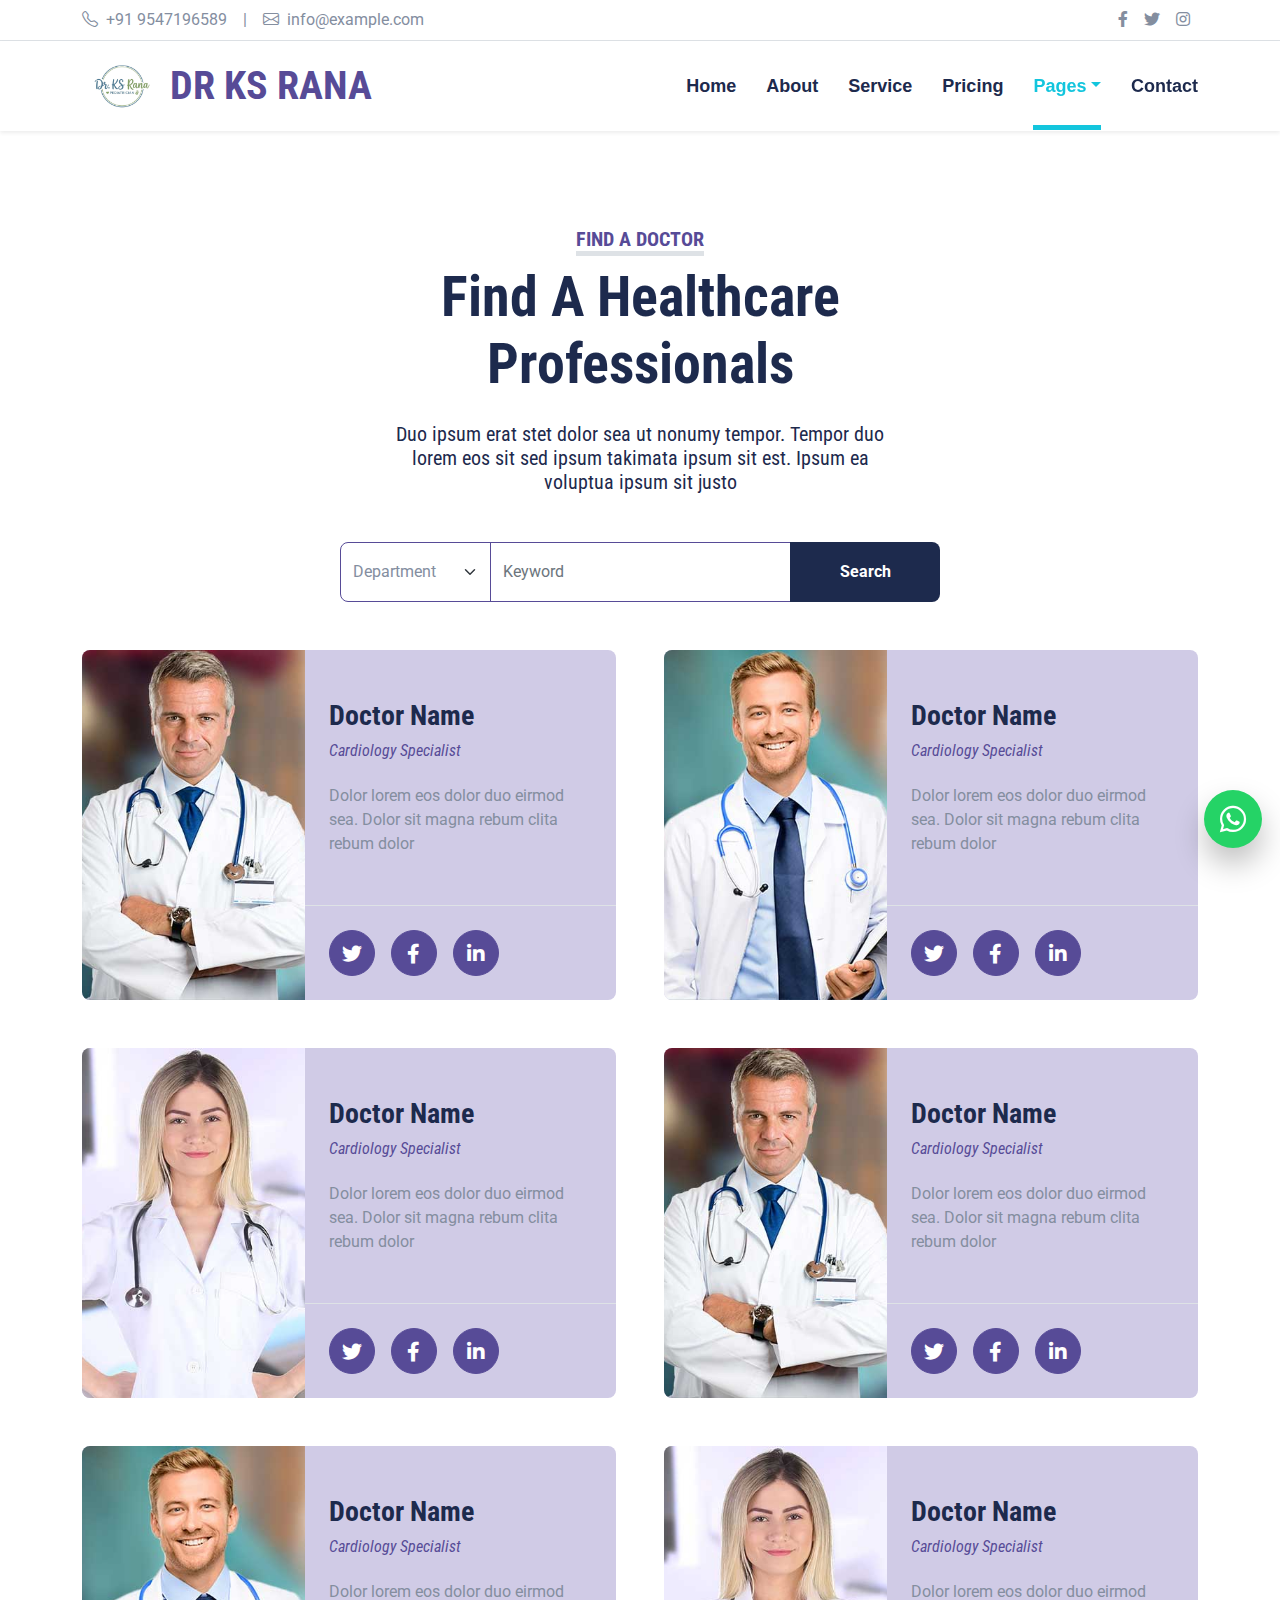
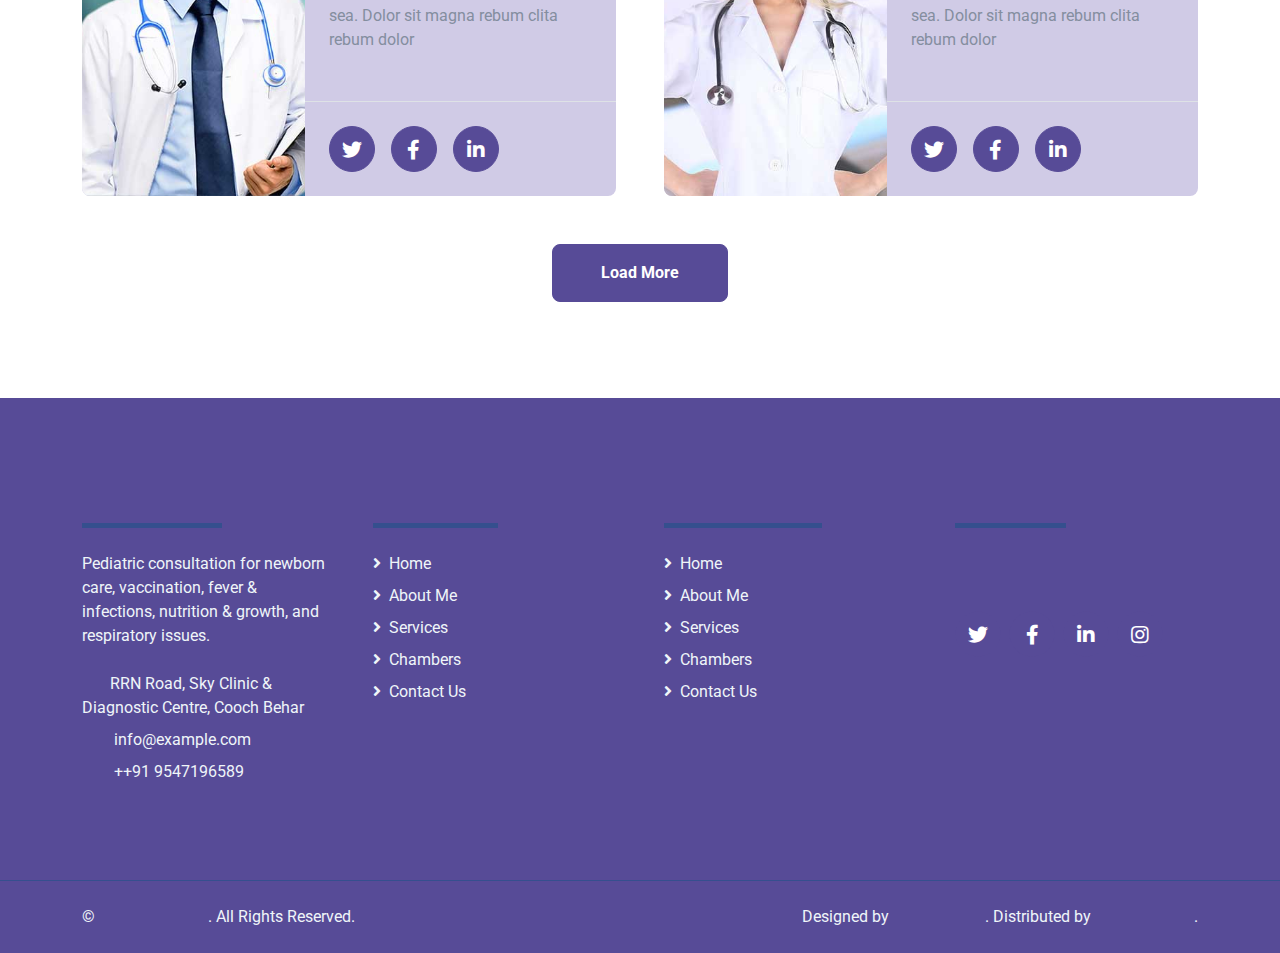
<file: search.html>
<!DOCTYPE html>
<html lang="en">
  <head>
    <meta charset="utf-8" />
    <title>Dr KS Rana</title>
    <meta content="width=device-width, initial-scale=1.0" name="viewport" />
    <meta content="Free HTML Templates" name="keywords" />
    <meta content="Free HTML Templates" name="description" />

    <!-- Favicon -->
    <link href="img/favicon.ico" rel="icon" />
    <link rel="shortcut icon" href="img/logodrksrana.jpg" />

    <!-- Google Web Fonts -->
    <link rel="preconnect" href="https://fonts.gstatic.com" />
    <link
      href="https://fonts.googleapis.com/css2?family=Roboto+Condensed:wght@400;700&family=Roboto:wght@400;700&display=swap"
      rel="stylesheet"
    />

    <!-- Icon Font Stylesheet -->
    <link
      href="https://cdnjs.cloudflare.com/ajax/libs/font-awesome/5.15.0/css/all.min.css"
      rel="stylesheet"
    />
    <link
      href="https://cdn.jsdelivr.net/npm/bootstrap-icons@1.4.1/font/bootstrap-icons.css"
      rel="stylesheet"
    />

    <!-- Libraries Stylesheet -->
    <link href="lib/owlcarousel/assets/owl.carousel.min.css" rel="stylesheet" />
    <link
      href="lib/tempusdominus/css/tempusdominus-bootstrap-4.min.css"
      rel="stylesheet"
    />

    <!-- Customized Bootstrap Stylesheet -->
    <link href="css/bootstrap.min.css" rel="stylesheet" />

    <!-- Template Stylesheet -->
    <link href="css/style.css" rel="stylesheet" />
  </head>

  <style>
    .whatsapp-float {
      position: fixed;
      right: 18px;
      bottom: 52px;
      width: 58px;
      height: 58px;
      border-radius: 999px;
      background: #25d366;
      color: #fff;
      display: flex;
      align-items: center;
      justify-content: center;
      z-index: 9999;
      text-decoration: none;
      box-shadow: 0 16px 30px rgba(0, 0, 0, 0.25);
      transition: transform 0.25s ease, box-shadow 0.25s ease, filter 0.25s ease;
    }

    .whatsapp-float i {
      font-size: 30px;
      line-height: 1;
      /* bottom: 70px !important; */
    }

    .whatsapp-float:hover {
      transform: translateY(-4px) scale(1.03);
      box-shadow: 0 22px 40px rgba(0, 0, 0, 0.3);
      filter: brightness(0.98);
      color: #fff;
    }

    @media (max-width: 575.98px) {
      .whatsapp-float {
        right: 18px;
        bottom: 14px;
        width: 54px;
        height: 54px;
        bottom: 52px;
      }
      .whatsapp-float i {
        font-size: 28px;
      }
    }
  </style>
  <body>
    <a
      href="https://wa.me/917908266376?text=নমস্কার%20স্যার,%20আমি%20আমার%2C%20শিশুর%20জন্য%20অ্যাপয়েন্টমেন্ট%20চাই%20|%0A%0Aশিশুর%20নাম%20:%0A%0Aবয়স%20:%0A%0Aধন্যবাদ%20!"
      class="whatsapp-float"
      target="_blank"
      rel="noopener"
      aria-label="Book on WhatsApp"
    >
      <i class="fab fa-whatsapp"></i>
    </a>
    <!-- Topbar Start -->
    <div class="container-fluid py-2 border-bottom d-none d-lg-block">
      <div class="container">
        <div class="row">
          <div class="col-md-6 text-center text-lg-start mb-2 mb-lg-0">
            <div class="d-inline-flex align-items-center">
              <a class="text-decoration-none text-body pe-3" href="#!"
                ><i class="bi bi-telephone me-2"></i>+91 9547196589</a
              >
              <span class="text-body">|</span>
              <a class="text-decoration-none text-body px-3" href="#!"
                ><i class="bi bi-envelope me-2"></i>info@example.com</a
              >
            </div>
          </div>
          <div class="col-md-6 text-center text-lg-end">
            <div class="d-inline-flex align-items-center">
              <a
                class="text-body px-2"
                href="https://www.facebook.com/share/1GyaX9o5vW/"
              >
                <i class="fab fa-facebook-f"></i>
              </a>
              <a class="text-body px-2" href="#!">
                <i class="fab fa-twitter"></i>
              </a>
              <a
                class="text-body px-2"
                href="https://www.instagram.com/dr_ksrana?utm_source=ig_web_button_share_sheet&igsh=ZDNlZDc0MzIxNw=="
              >
                <i class="fab fa-instagram"></i>
              </a>
            </div>
          </div>
        </div>
      </div>
    </div>
    <!-- Topbar End -->

    <!-- Navbar Start -->
    <div class="container-fluid sticky-top bg-white shadow-sm mb-5">
      <div class="container">
        <nav class="navbar navbar-expand-lg bg-white navbar-light py-3 py-lg-0">
          <a href="index.html" class="navbar-brand">
            <h1
              class="m-0 text-uppercase text-primary d-flex align-items-center"
            >
              <img
                src="img/logodrksrana.jpg"
                alt="Dr KS Rana Logo"
                class="me-2 brand-logo"
              />
              Dr KS Rana
            </h1>
          </a>
          <button
            class="navbar-toggler"
            type="button"
            data-bs-toggle="collapse"
            data-bs-target="#navbarCollapse"
          >
            <span class="navbar-toggler-icon"></span>
          </button>
          <div class="collapse navbar-collapse" id="navbarCollapse">
            <div class="navbar-nav ms-auto py-0">
              <a href="index.html" class="nav-item nav-link">Home</a>
              <a href="about.html" class="nav-item nav-link">About</a>
              <a href="service.html" class="nav-item nav-link">Service</a>
              <a href="price.html" class="nav-item nav-link">Pricing</a>
              <div class="nav-item dropdown">
                <a
                  href="#"
                  class="nav-link dropdown-toggle active"
                  data-bs-toggle="dropdown"
                  >Pages</a
                >
                <div class="dropdown-menu m-0">
                  <a href="blog.html" class="dropdown-item">Blog Grid</a>
                  <a href="detail.html" class="dropdown-item">Blog Detail</a>
                  <a href="team.html" class="dropdown-item">The Team</a>
                  <a href="testimonial.html" class="dropdown-item"
                    >Testimonial</a
                  >
                  <a href="appointment.html" class="dropdown-item"
                    >Appointment</a
                  >
                  <a href="search.html" class="dropdown-item active">Search</a>
                </div>
              </div>
              <a href="contact.html" class="nav-item nav-link">Contact</a>
            </div>
          </div>
        </nav>
      </div>
    </div>
    <!-- Navbar End -->

    <!-- Search Start -->
    <div class="container-fluid pt-5">
      <div class="container">
        <div class="text-center mx-auto mb-5" style="max-width: 500px">
          <h5
            class="d-inline-block text-primary text-uppercase border-bottom border-5"
          >
            Find A Doctor
          </h5>
          <h1 class="display-4 mb-4">Find A Healthcare Professionals</h1>
          <h5 class="fw-normal">
            Duo ipsum erat stet dolor sea ut nonumy tempor. Tempor duo lorem eos
            sit sed ipsum takimata ipsum sit est. Ipsum ea voluptua ipsum sit
            justo
          </h5>
        </div>
        <div class="mx-auto" style="width: 100%; max-width: 600px">
          <div class="input-group">
            <select
              class="form-select border-primary w-25"
              style="height: 60px"
            >
              <option selected>Department</option>
              <option value="1">Department 1</option>
              <option value="2">Department 2</option>
              <option value="3">Department 3</option>
            </select>
            <input
              type="text"
              class="form-control border-primary w-50"
              placeholder="Keyword"
            />
            <button class="btn btn-dark border-0 w-25">Search</button>
          </div>
        </div>
      </div>
    </div>
    <!-- Search End -->

    <!-- Search Result Start -->
    <div class="container-fluid py-5">
      <div class="container">
        <div class="row g-5">
          <div class="col-lg-6 team-item">
            <div class="row g-0 bg-light rounded overflow-hidden">
              <div class="col-12 col-sm-5 h-100">
                <img
                  class="img-fluid h-100"
                  src="img/team-1.jpg"
                  style="object-fit: cover"
                />
              </div>
              <div class="col-12 col-sm-7 h-100 d-flex flex-column">
                <div class="mt-auto p-4">
                  <h3>Doctor Name</h3>
                  <h6 class="fw-normal fst-italic text-primary mb-4">
                    Cardiology Specialist
                  </h6>
                  <p class="m-0">
                    Dolor lorem eos dolor duo eirmod sea. Dolor sit magna rebum
                    clita rebum dolor
                  </p>
                </div>
                <div class="d-flex mt-auto border-top p-4">
                  <a
                    class="btn btn-lg btn-primary btn-lg-square rounded-circle me-3"
                    href="#!"
                    ><i class="fab fa-twitter"></i
                  ></a>
                  <a
                    class="btn btn-lg btn-primary btn-lg-square rounded-circle me-3"
                    href="#!"
                    ><i class="fab fa-facebook-f"></i
                  ></a>
                  <a
                    class="btn btn-lg btn-primary btn-lg-square rounded-circle"
                    href="#!"
                    ><i class="fab fa-linkedin-in"></i
                  ></a>
                </div>
              </div>
            </div>
          </div>
          <div class="col-lg-6 team-item">
            <div class="row g-0 bg-light rounded overflow-hidden">
              <div class="col-12 col-sm-5 h-100">
                <img
                  class="img-fluid h-100"
                  src="img/team-2.jpg"
                  style="object-fit: cover"
                />
              </div>
              <div class="col-12 col-sm-7 h-100 d-flex flex-column">
                <div class="mt-auto p-4">
                  <h3>Doctor Name</h3>
                  <h6 class="fw-normal fst-italic text-primary mb-4">
                    Cardiology Specialist
                  </h6>
                  <p class="m-0">
                    Dolor lorem eos dolor duo eirmod sea. Dolor sit magna rebum
                    clita rebum dolor
                  </p>
                </div>
                <div class="d-flex mt-auto border-top p-4">
                  <a
                    class="btn btn-lg btn-primary btn-lg-square rounded-circle me-3"
                    href="#!"
                    ><i class="fab fa-twitter"></i
                  ></a>
                  <a
                    class="btn btn-lg btn-primary btn-lg-square rounded-circle me-3"
                    href="#!"
                    ><i class="fab fa-facebook-f"></i
                  ></a>
                  <a
                    class="btn btn-lg btn-primary btn-lg-square rounded-circle"
                    href="#!"
                    ><i class="fab fa-linkedin-in"></i
                  ></a>
                </div>
              </div>
            </div>
          </div>
          <div class="col-lg-6 team-item">
            <div class="row g-0 bg-light rounded overflow-hidden">
              <div class="col-12 col-sm-5 h-100">
                <img
                  class="img-fluid h-100"
                  src="img/team-3.jpg"
                  style="object-fit: cover"
                />
              </div>
              <div class="col-12 col-sm-7 h-100 d-flex flex-column">
                <div class="mt-auto p-4">
                  <h3>Doctor Name</h3>
                  <h6 class="fw-normal fst-italic text-primary mb-4">
                    Cardiology Specialist
                  </h6>
                  <p class="m-0">
                    Dolor lorem eos dolor duo eirmod sea. Dolor sit magna rebum
                    clita rebum dolor
                  </p>
                </div>
                <div class="d-flex mt-auto border-top p-4">
                  <a
                    class="btn btn-lg btn-primary btn-lg-square rounded-circle me-3"
                    href="#!"
                    ><i class="fab fa-twitter"></i
                  ></a>
                  <a
                    class="btn btn-lg btn-primary btn-lg-square rounded-circle me-3"
                    href="#!"
                    ><i class="fab fa-facebook-f"></i
                  ></a>
                  <a
                    class="btn btn-lg btn-primary btn-lg-square rounded-circle"
                    href="#!"
                    ><i class="fab fa-linkedin-in"></i
                  ></a>
                </div>
              </div>
            </div>
          </div>
          <div class="col-lg-6 team-item">
            <div class="row g-0 bg-light rounded overflow-hidden">
              <div class="col-12 col-sm-5 h-100">
                <img
                  class="img-fluid h-100"
                  src="img/team-1.jpg"
                  style="object-fit: cover"
                />
              </div>
              <div class="col-12 col-sm-7 h-100 d-flex flex-column">
                <div class="mt-auto p-4">
                  <h3>Doctor Name</h3>
                  <h6 class="fw-normal fst-italic text-primary mb-4">
                    Cardiology Specialist
                  </h6>
                  <p class="m-0">
                    Dolor lorem eos dolor duo eirmod sea. Dolor sit magna rebum
                    clita rebum dolor
                  </p>
                </div>
                <div class="d-flex mt-auto border-top p-4">
                  <a
                    class="btn btn-lg btn-primary btn-lg-square rounded-circle me-3"
                    href="#!"
                    ><i class="fab fa-twitter"></i
                  ></a>
                  <a
                    class="btn btn-lg btn-primary btn-lg-square rounded-circle me-3"
                    href="#!"
                    ><i class="fab fa-facebook-f"></i
                  ></a>
                  <a
                    class="btn btn-lg btn-primary btn-lg-square rounded-circle"
                    href="#!"
                    ><i class="fab fa-linkedin-in"></i
                  ></a>
                </div>
              </div>
            </div>
          </div>
          <div class="col-lg-6 team-item">
            <div class="row g-0 bg-light rounded overflow-hidden">
              <div class="col-12 col-sm-5 h-100">
                <img
                  class="img-fluid h-100"
                  src="img/team-2.jpg"
                  style="object-fit: cover"
                />
              </div>
              <div class="col-12 col-sm-7 h-100 d-flex flex-column">
                <div class="mt-auto p-4">
                  <h3>Doctor Name</h3>
                  <h6 class="fw-normal fst-italic text-primary mb-4">
                    Cardiology Specialist
                  </h6>
                  <p class="m-0">
                    Dolor lorem eos dolor duo eirmod sea. Dolor sit magna rebum
                    clita rebum dolor
                  </p>
                </div>
                <div class="d-flex mt-auto border-top p-4">
                  <a
                    class="btn btn-lg btn-primary btn-lg-square rounded-circle me-3"
                    href="#!"
                    ><i class="fab fa-twitter"></i
                  ></a>
                  <a
                    class="btn btn-lg btn-primary btn-lg-square rounded-circle me-3"
                    href="#!"
                    ><i class="fab fa-facebook-f"></i
                  ></a>
                  <a
                    class="btn btn-lg btn-primary btn-lg-square rounded-circle"
                    href="#!"
                    ><i class="fab fa-linkedin-in"></i
                  ></a>
                </div>
              </div>
            </div>
          </div>
          <div class="col-lg-6 team-item">
            <div class="row g-0 bg-light rounded overflow-hidden">
              <div class="col-12 col-sm-5 h-100">
                <img
                  class="img-fluid h-100"
                  src="img/team-3.jpg"
                  style="object-fit: cover"
                />
              </div>
              <div class="col-12 col-sm-7 h-100 d-flex flex-column">
                <div class="mt-auto p-4">
                  <h3>Doctor Name</h3>
                  <h6 class="fw-normal fst-italic text-primary mb-4">
                    Cardiology Specialist
                  </h6>
                  <p class="m-0">
                    Dolor lorem eos dolor duo eirmod sea. Dolor sit magna rebum
                    clita rebum dolor
                  </p>
                </div>
                <div class="d-flex mt-auto border-top p-4">
                  <a
                    class="btn btn-lg btn-primary btn-lg-square rounded-circle me-3"
                    href="#!"
                    ><i class="fab fa-twitter"></i
                  ></a>
                  <a
                    class="btn btn-lg btn-primary btn-lg-square rounded-circle me-3"
                    href="#!"
                    ><i class="fab fa-facebook-f"></i
                  ></a>
                  <a
                    class="btn btn-lg btn-primary btn-lg-square rounded-circle"
                    href="#!"
                    ><i class="fab fa-linkedin-in"></i
                  ></a>
                </div>
              </div>
            </div>
          </div>
          <div class="col-12 text-center">
            <button class="btn btn-primary py-3 px-5">Load More</button>
          </div>
        </div>
      </div>
    </div>
    <!-- Search Result End -->

    <!-- Footer Start -->
    <div class="container-fluid bg-dark text-light mt-5 py-5">
      <div class="container py-5">
        <div class="row g-5">
          <div class="col-lg-3 col-md-6">
            <h4
              class="d-inline-block text-primary text-uppercase border-bottom border-5 border-secondary mb-4"
            >
              Get In Touch
            </h4>
            <p class="mb-4">
              Pediatric consultation for newborn care, vaccination, fever &
              infections, nutrition & growth, and respiratory issues.
            </p>
            <p class="mb-2">
              <i class="fa fa-map-marker-alt text-primary me-3"></i>RRN Road,
              Sky Clinic &amp; Diagnostic Centre, Cooch Behar
            </p>
            <p class="mb-2">
              <i class="fa fa-envelope text-primary me-3"></i>info@example.com
            </p>
            <p class="mb-0">
              <i class="fa fa-phone-alt text-primary me-3"></i>++91 9547196589
            </p>
          </div>
          <div class="col-lg-3 col-md-6">
            <h4
              class="d-inline-block text-primary text-uppercase border-bottom border-5 border-secondary mb-4"
            >
              Quick Links
            </h4>
            <div class="d-flex flex-column justify-content-start">
              <a class="text-light mb-2" href="index.html"
                ><i class="fa fa-angle-right me-2"></i>Home</a
              >
              <a class="text-light mb-2" href="about.html"
                ><i class="fa fa-angle-right me-2"></i>About Me</a
              >
              <a class="text-light mb-2" href="service.html"
                ><i class="fa fa-angle-right me-2"></i>Services</a
              >
              <a class="text-light mb-2" href="places.html"
                ><i class="fa fa-angle-right me-2"></i>Chambers</a
              >
              <a class="text-light" href="contact.html"
                ><i class="fa fa-angle-right me-2"></i>Contact Us</a
              >
            </div>
          </div>
          <div class="col-lg-3 col-md-6">
            <h4
              class="d-inline-block text-primary text-uppercase border-bottom border-5 border-secondary mb-4"
            >
              Popular Links
            </h4>
            <div class="d-flex flex-column justify-content-start">
              <a class="text-light mb-2" href="index.html"
                ><i class="fa fa-angle-right me-2"></i>Home</a
              >
              <a class="text-light mb-2" href="about.html"
                ><i class="fa fa-angle-right me-2"></i>About Me</a
              >
              <a class="text-light mb-2" href="service.html"
                ><i class="fa fa-angle-right me-2"></i>Services</a
              >
              <a class="text-light mb-2" href="places.html"
                ><i class="fa fa-angle-right me-2"></i>Chambers</a
              >
              <a class="text-light" href="contact.html"
                ><i class="fa fa-angle-right me-2"></i>Contact Us</a
              >
            </div>
          </div>
          <div class="col-lg-3 col-md-6">
            <h4
              class="d-inline-block text-primary text-uppercase border-bottom border-5 border-secondary mb-4"
            >
              Follow Us
            </h4>

            <h6 class="text-primary text-uppercase mt-4 mb-3">Follow Us</h6>
            <div class="d-flex">
              <a
                class="btn btn-lg btn-primary btn-lg-square rounded-circle me-2"
                href="#!"
                ><i class="fab fa-twitter"></i
              ></a>
              <a
                class="btn btn-lg btn-primary btn-lg-square rounded-circle me-2"
                href="https://www.facebook.com/share/1GyaX9o5vW/"
                ><i class="fab fa-facebook-f"></i
              ></a>
              <a
                class="btn btn-lg btn-primary btn-lg-square rounded-circle me-2"
                href="#!"
                ><i class="fab fa-linkedin-in"></i
              ></a>
              <a
                class="btn btn-lg btn-primary btn-lg-square rounded-circle"
                href="https://www.instagram.com/dr_ksrana?utm_source=ig_web_button_share_sheet&igsh=ZDNlZDc0MzIxNw=="
                ><i class="fab fa-instagram"></i
              ></a>
            </div>
          </div>
        </div>
      </div>
    </div>
    <div
      class="container-fluid bg-dark text-light border-top border-secondary py-4"
    >
      <div class="container">
        <div class="row g-5">
          <div class="col-md-6 text-center text-md-start">
            <p class="mb-md-0">
              &copy; <a class="text-primary" href="#!">Your Site Name</a>. All
              Rights Reserved.
            </p>
          </div>
          <div class="col-md-6 text-center text-md-end">
            <p class="mb-0">
              Designed by
              <a
                class="text-primary"
                href="https://htmlcodex.com"
                target="_blank"
                >HTML Codex</a
              >. Distributed by
              <a href="https://themewagon.com" target="_blank">ThemeWagon</a>.
            </p>
          </div>
        </div>
      </div>
    </div>
    <!-- Footer End -->

    <!-- Back to Top -->
    <a href="#!" class="btn btn-lg btn-primary btn-lg-square back-to-top"
      ><i class="bi bi-arrow-up"></i
    ></a>

    <!-- JavaScript Libraries -->
    <script src="https://code.jquery.com/jquery-3.4.1.min.js"></script>
    <script src="https://cdn.jsdelivr.net/npm/bootstrap@5.0.0/dist/js/bootstrap.bundle.min.js"></script>
    <script src="lib/easing/easing.min.js"></script>
    <script src="lib/waypoints/waypoints.min.js"></script>
    <script src="lib/owlcarousel/owl.carousel.min.js"></script>
    <script src="lib/tempusdominus/js/moment.min.js"></script>
    <script src="lib/tempusdominus/js/moment-timezone.min.js"></script>
    <script src="lib/tempusdominus/js/tempusdominus-bootstrap-4.min.js"></script>

    <!-- Template Javascript -->
    <script src="js/main.js"></script>
  </body>
</html>
</file>
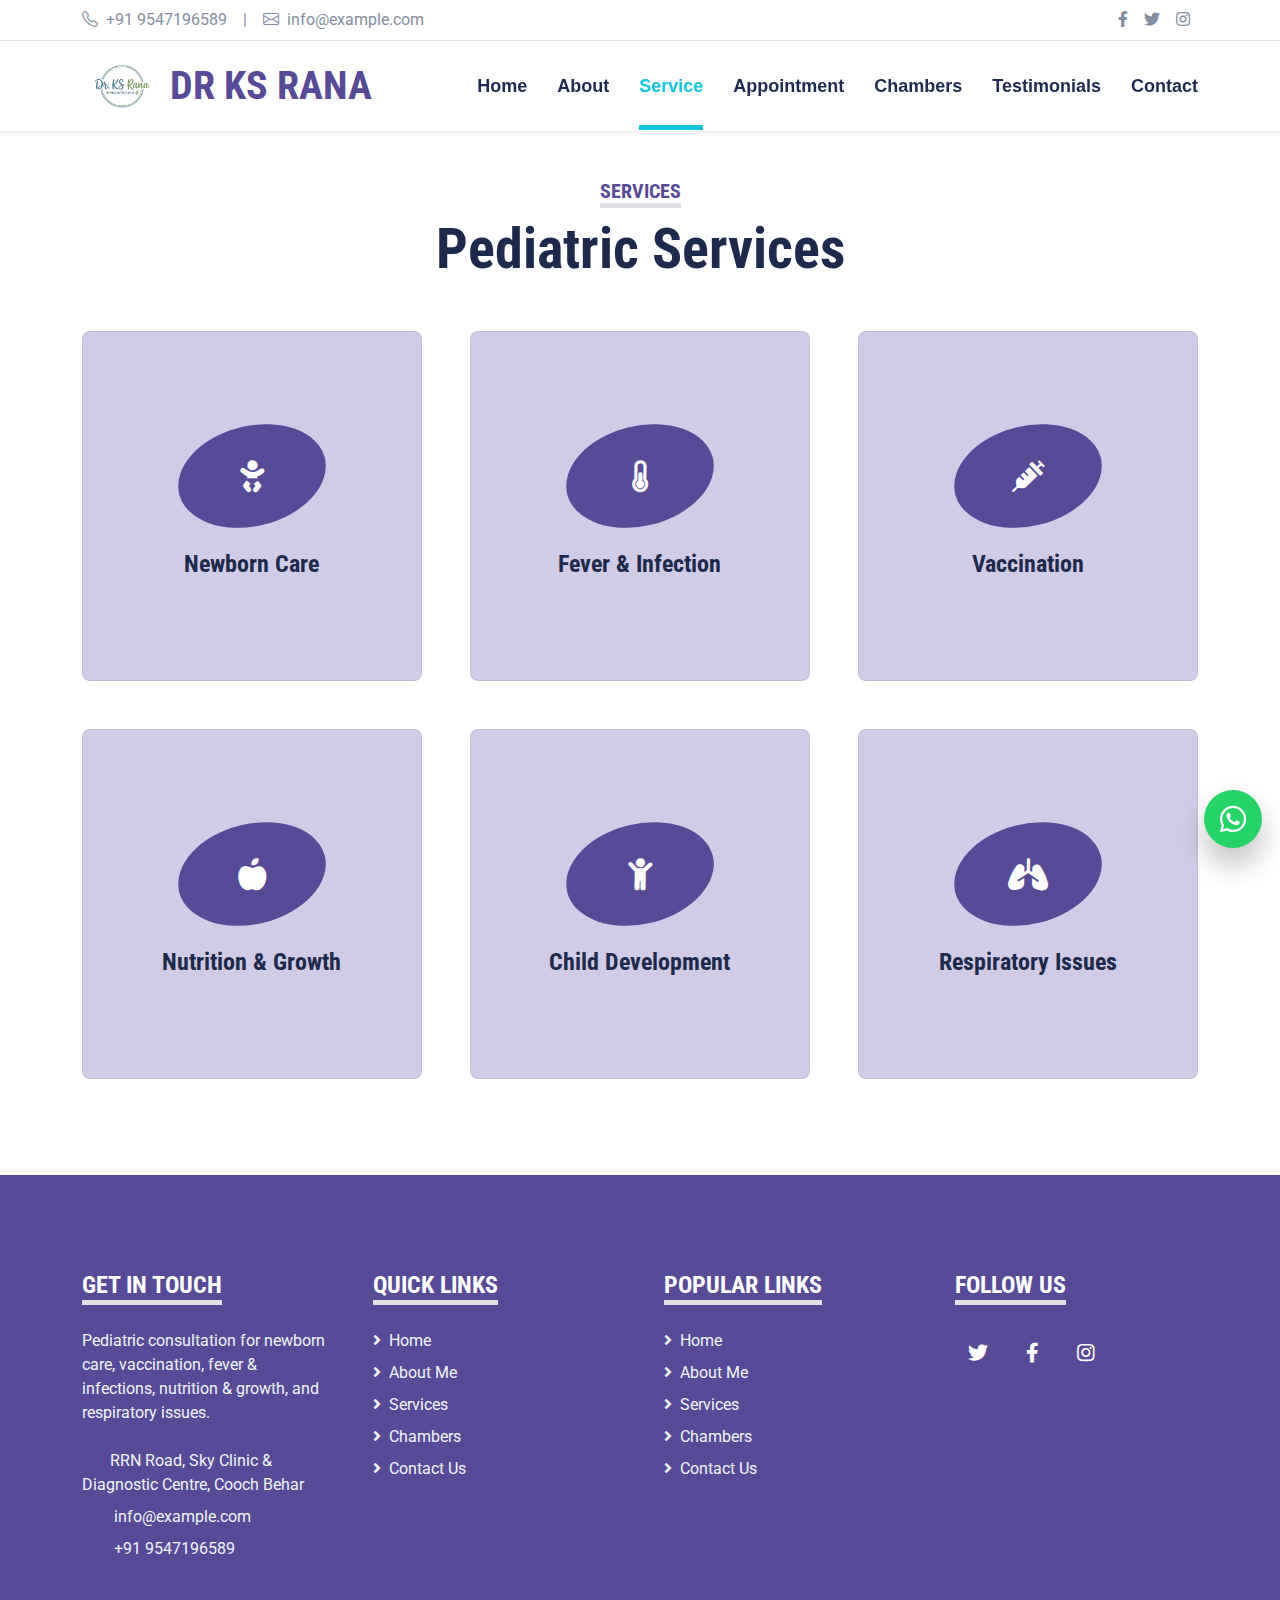
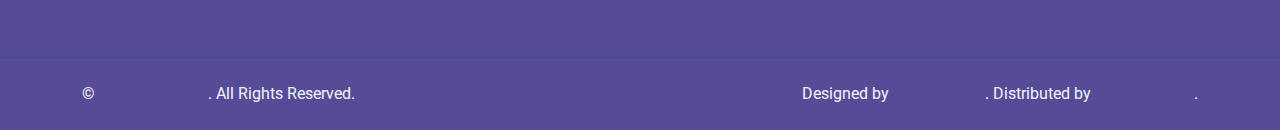
<file: service.html>
<!DOCTYPE html>
<html lang="en">
  <head>
    <meta charset="utf-8" />
    <title>Dr KS Rana</title>
    <meta content="width=device-width, initial-scale=1.0" name="viewport" />
    <meta content="Free HTML Templates" name="keywords" />
    <meta content="Free HTML Templates" name="description" />

    <!-- Favicon -->
    <link href="img/favicon.ico" rel="icon" />
    <link rel="shortcut icon" href="img/logodrksrana.jpg" />

    <!-- Google Web Fonts -->
    <link rel="preconnect" href="https://fonts.gstatic.com" />
    <link
      href="https://fonts.googleapis.com/css2?family=Roboto+Condensed:wght@400;700&family=Roboto:wght@400;700&display=swap"
      rel="stylesheet"
    />

    <!-- Icon Font Stylesheet -->
    <link
      href="https://cdnjs.cloudflare.com/ajax/libs/font-awesome/5.15.0/css/all.min.css"
      rel="stylesheet"
    />
    <link
      href="https://cdn.jsdelivr.net/npm/bootstrap-icons@1.4.1/font/bootstrap-icons.css"
      rel="stylesheet"
    />

    <!-- Libraries Stylesheet -->
    <link href="lib/owlcarousel/assets/owl.carousel.min.css" rel="stylesheet" />
    <link
      href="lib/tempusdominus/css/tempusdominus-bootstrap-4.min.css"
      rel="stylesheet"
    />

    <!-- Customized Bootstrap Stylesheet -->
    <link href="css/bootstrap.min.css" rel="stylesheet" />

    <!-- Template Stylesheet -->
    <link href="css/style.css" rel="stylesheet" />
  </head>

  <style>
    .service-item {
      position: relative;
      overflow: hidden;
      transition: all 0.3s ease;
      border: 1px solid rgba(0, 0, 0, 0.06);
      min-height: 320px;
    }

    .service-icon {
      width: 80px;
      height: 80px;
      border-radius: 50%;
      background: color(#574b97);
      display: inline-flex;
      align-items: center;
      justify-content: center;
      transition: all 0.3s ease;
    }

    .service-details {
      opacity: 0;
      transform: translateY(12px);
      transition: all 0.3s ease;
      max-height: 0;
      overflow: hidden;
      margin-top: 0;
    }

    .service-item:hover {
      transform: translateY(-8px);
      box-shadow: 0 15px 35px rgba(0, 0, 0, 0.12);
    }

    .service-item:hover .service-icon {
      transform: scale(1.08) rotate(3deg);
    }

    .service-item:hover h4 {
      color: #574b97;
    }

    .service-item:hover .service-details {
      opacity: 1;
      transform: translateY(0);
      max-height: 120px;
      margin-top: 10px;
    }
  </style>

  <style>
    .whatsapp-float {
      position: fixed;
      right: 18px;
      bottom: 52px;
      width: 58px;
      height: 58px;
      border-radius: 999px;
      background: #25d366;
      color: #fff;
      display: flex;
      align-items: center;
      justify-content: center;
      z-index: 9999;
      text-decoration: none;
      box-shadow: 0 16px 30px rgba(0, 0, 0, 0.25);
      transition: transform 0.25s ease, box-shadow 0.25s ease, filter 0.25s ease;
    }

    .whatsapp-float i {
      font-size: 30px;
      line-height: 1;
      /* bottom: 70px !important; */
    }

    .whatsapp-float:hover {
      transform: translateY(-4px) scale(1.03);
      box-shadow: 0 22px 40px rgba(0, 0, 0, 0.3);
      filter: brightness(0.98);
      color: #fff;
    }

    @media (max-width: 575.98px) {
      .whatsapp-float {
        right: 18px;
        bottom: 14px;
        width: 54px;
        height: 54px;
        bottom: 52px;
      }
      .whatsapp-float i {
        font-size: 28px;
      }
    }
  </style>
  <body>
    <a
      href="https://wa.me/917908266376?text=নমস্কার%20স্যার,%20আমি%20আমার%2C%20শিশুর%20জন্য%20অ্যাপয়েন্টমেন্ট%20চাই%20|%0A%0Aশিশুর%20নাম%20:%0A%0Aবয়স%20:%0A%0Aধন্যবাদ%20!"
      class="whatsapp-float"
      target="_blank"
      rel="noopener"
      aria-label="Book on WhatsApp"
    >
      <i class="fab fa-whatsapp"></i>
    </a>
    <!-- Topbar Start -->
    <div class="container-fluid py-2 border-bottom d-none d-lg-block">
      <div class="container">
        <div class="row">
          <div class="col-md-6 text-center text-lg-start mb-2 mb-lg-0">
            <div class="d-inline-flex align-items-center">
              <a class="text-decoration-none text-body pe-3" href="#!"
                ><i class="bi bi-telephone me-2"></i>+91 9547196589</a
              >
              <span class="text-body">|</span>
              <a class="text-decoration-none text-body px-3" href="#!"
                ><i class="bi bi-envelope me-2"></i>info@example.com</a
              >
            </div>
          </div>
          <div class="col-md-6 text-center text-lg-end">
            <div class="d-inline-flex align-items-center">
              <a
                class="text-body px-2"
                href="https://www.facebook.com/share/1GyaX9o5vW/"
              >
                <i class="fab fa-facebook-f"></i>
              </a>
              <a class="text-body px-2" href="#!">
                <i class="fab fa-twitter"></i>
              </a>
              <a
                class="text-body px-2"
                href="https://www.instagram.com/dr_ksrana?utm_source=ig_web_button_share_sheet&igsh=ZDNlZDc0MzIxNw=="
              >
                <i class="fab fa-instagram"></i>
              </a>
            </div>
          </div>
        </div>
      </div>
    </div>
    <!-- Topbar End -->

    <!-- Navbar Start -->
    <div class="container-fluid sticky-top bg-white shadow-sm">
      <div class="container">
        <nav class="navbar navbar-expand-lg bg-white navbar-light py-3 py-lg-0">
          <a href="index.html" class="navbar-brand">
            <h1
              class="m-0 text-uppercase text-primary d-flex align-items-center"
            >
              <img
                src="img/logodrksrana.jpg"
                alt="Dr KS Rana Logo"
                class="me-2 brand-logo"
              />
              Dr KS Rana
            </h1>
          </a>
          <button
            class="navbar-toggler"
            type="button"
            data-bs-toggle="collapse"
            data-bs-target="#navbarCollapse"
          >
            <span class="navbar-toggler-icon"></span>
          </button>
          <div class="collapse navbar-collapse" id="navbarCollapse">
            <div class="navbar-nav ms-auto py-0">
              <a href="index.html" class="nav-item nav-link">Home</a>
              <a href="about.html" class="nav-item nav-link">About</a>
              <a href="service.html" class="nav-item nav-link active"
                >Service</a
              >
              <a href="appointment.html" class="nav-item nav-link"
                >Appointment</a
              >
              <a href="places.html" class="nav-item nav-link">Chambers</a>
              <a href="testimonial.html" class="nav-item nav-link"
                >Testimonials</a
              >
              <a href="contact.html" class="nav-item nav-link">Contact</a>
            </div>
          </div>
        </nav>
      </div>
    </div>
    <!-- Navbar End -->

    <!-- Services Start -->
    <div class="container-fluid py-5">
      <div class="container">
        <div class="text-center mx-auto mb-5" style="max-width: 500px">
          <h5
            class="d-inline-block text-primary text-uppercase border-bottom border-5"
          >
            Services
          </h5>
          <h1 class="display-4">Pediatric Services</h1>
        </div>

        <div class="row g-5">
          <div class="col-lg-4 col-md-6">
            <div
              class="service-item bg-light rounded d-flex flex-column align-items-center justify-content-center text-center p-4"
            >
              <div class="service-icon mb-4">
                <i class="fa fa-2x fa-baby text-white"></i>
              </div>
              <h4 class="service-title">Newborn Care</h4>
              <p class="service-details m-0">
                Newborn checkups, jaundice care, feeding guidance, and early
                growth monitoring.
              </p>
            </div>
          </div>

          <div class="col-lg-4 col-md-6">
            <div
              class="service-item bg-light rounded d-flex flex-column align-items-center justify-content-center text-center p-4"
            >
              <div class="service-icon mb-4">
                <i class="fa fa-2x fa-thermometer-half text-white"></i>
              </div>
              <h4 class="service-title">Fever &amp; Infection</h4>
              <p class="service-details m-0">
                Accurate diagnosis and treatment for fever, viral illness, and
                common infections.
              </p>
            </div>
          </div>

          <div class="col-lg-4 col-md-6">
            <div
              class="service-item bg-light rounded d-flex flex-column align-items-center justify-content-center text-center p-4"
            >
              <div class="service-icon mb-4">
                <i class="fa fa-2x fa-syringe text-white"></i>
              </div>
              <h4 class="service-title">Vaccination</h4>
              <p class="service-details m-0">
                Complete immunization as per schedule with reminders and
                counseling for parents.
              </p>
            </div>
          </div>

          <div class="col-lg-4 col-md-6">
            <div
              class="service-item bg-light rounded d-flex flex-column align-items-center justify-content-center text-center p-4"
            >
              <div class="service-icon mb-4">
                <i class="fa fa-2x fa-apple-alt text-white"></i>
              </div>
              <h4 class="service-title">Nutrition &amp; Growth</h4>
              <p class="service-details m-0">
                Diet planning, weight/height tracking, anemia guidance, and
                healthy growth support.
              </p>
            </div>
          </div>

          <div class="col-lg-4 col-md-6">
            <div
              class="service-item bg-light rounded d-flex flex-column align-items-center justify-content-center text-center p-4"
            >
              <div class="service-icon mb-4">
                <i class="fa fa-2x fa-child text-white"></i>
              </div>
              <h4 class="service-title">Child Development</h4>
              <p class="service-details m-0">
                Developmental screening, milestone tracking, behavior guidance,
                and parent counseling.
              </p>
            </div>
          </div>

          <div class="col-lg-4 col-md-6">
            <div
              class="service-item bg-light rounded d-flex flex-column align-items-center justify-content-center text-center p-4"
            >
              <div class="service-icon mb-4">
                <i class="fa fa-2x fa-lungs text-white"></i>
              </div>
              <h4 class="service-title">Respiratory Issues</h4>
              <p class="service-details m-0">
                Care for cough, cold, asthma, wheezing, and breathing difficulty
                with proper guidance.
              </p>
            </div>
          </div>
        </div>
      </div>
    </div>
    <!-- Services End -->

    <!-- Footer Start -->
    <div class="container-fluid bg-dark text-light mt-5 py-5">
      <div class="container py-5">
        <div class="row g-5">
          <div class="col-lg-3 col-md-6">
            <h4
              class="d-inline-block text-uppercase border-bottom border-5 mb-4"
              style="color: white"
            >
              Get In Touch
            </h4>
            <p class="mb-4">
              Pediatric consultation for newborn care, vaccination, fever &
              infections, nutrition & growth, and respiratory issues.
            </p>
            <p class="mb-2">
              <i class="fa fa-map-marker-alt text-primary me-3"></i>RRN Road,
              Sky Clinic &amp; Diagnostic Centre, Cooch Behar
            </p>
            <p class="mb-2">
              <i class="fa fa-envelope text-primary me-3"></i>info@example.com
            </p>
            <p class="mb-0">
              <i class="fa fa-phone-alt text-primary me-3"></i>+91 9547196589
            </p>
          </div>
          <div class="col-lg-3 col-md-6">
            <h4
              class="d-inline-block text-uppercase border-bottom border-5 mb-4"
              style="color: white"
            >
              Quick Links
            </h4>
            <div class="d-flex flex-column justify-content-start">
              <a class="text-light mb-2" href="index.html"
                ><i class="fa fa-angle-right me-2"></i>Home</a
              >
              <a class="text-light mb-2" href="about.html"
                ><i class="fa fa-angle-right me-2"></i>About Me</a
              >
              <a class="text-light mb-2" href="service.html"
                ><i class="fa fa-angle-right me-2"></i>Services</a
              >
              <a class="text-light mb-2" href="places.html"
                ><i class="fa fa-angle-right me-2"></i>Chambers</a
              >
              <a class="text-light" href="contact.html"
                ><i class="fa fa-angle-right me-2"></i>Contact Us</a
              >
            </div>
          </div>
          <div class="col-lg-3 col-md-6">
            <h4
              class="d-inline-block text-uppercase border-bottom border-5 mb-4"
              style="color: white"
            >
              Popular Links
            </h4>
            <div class="d-flex flex-column justify-content-start">
              <a class="text-light mb-2" href="index.html"
                ><i class="fa fa-angle-right me-2"></i>Home</a
              >
              <a class="text-light mb-2" href="about.html"
                ><i class="fa fa-angle-right me-2"></i>About Me</a
              >
              <a class="text-light mb-2" href="service.html"
                ><i class="fa fa-angle-right me-2"></i>Services</a
              >
              <a class="text-light mb-2" href="places.html"
                ><i class="fa fa-angle-right me-2"></i>Chambers</a
              >
              <a class="text-light" href="contact.html"
                ><i class="fa fa-angle-right me-2"></i>Contact Us</a
              >
            </div>
          </div>
          <div class="col-lg-3 col-md-6">
            <h4
              class="d-inline-block text-uppercase border-bottom border-5 mb-4"
              style="color: white"
            >
              Follow Us
            </h4>
            <div class="d-flex">
              <a
                class="btn btn-lg btn-primary btn-lg-square rounded-circle me-2"
                href="#!"
                ><i class="fab fa-twitter"></i
              ></a>
              <a
                class="btn btn-lg btn-primary btn-lg-square rounded-circle me-2"
                href="https://www.facebook.com/share/1GyaX9o5vW/"
                ><i class="fab fa-facebook-f"></i
              ></a>
              <a
                class="btn btn-lg btn-primary btn-lg-square rounded-circle"
                href="https://www.instagram.com/dr_ksrana?utm_source=ig_web_button_share_sheet&igsh=ZDNlZDc0MzIxNw=="
                ><i class="fab fa-instagram"></i
              ></a>
            </div>
          </div>
        </div>
      </div>
    </div>
    <div
      class="container-fluid bg-dark text-light border-top border-secondary py-4"
    >
      <div class="container">
        <div class="row g-5">
          <div class="col-md-6 text-center text-md-start">
            <p class="mb-md-0">
              &copy; <a class="text-primary" href="#!">Your Site Name</a>. All
              Rights Reserved.
            </p>
          </div>
          <div class="col-md-6 text-center text-md-end">
            <p class="mb-0">
              Designed by
              <a
                class="text-primary"
                href="https://htmlcodex.com"
                target="_blank"
                >HTML Codex</a
              >. Distributed by
              <a href="https://themewagon.com" target="_blank">ThemeWagon</a>.
            </p>
          </div>
        </div>
      </div>
    </div>
    <!-- Footer End -->

    <!-- Back to Top -->
    <a href="#!" class="btn btn-lg btn-primary btn-lg-square back-to-top"
      ><i class="bi bi-arrow-up"></i
    ></a>

    <!-- JavaScript Libraries -->
    <script src="https://code.jquery.com/jquery-3.4.1.min.js"></script>
    <script src="https://cdn.jsdelivr.net/npm/bootstrap@5.0.0/dist/js/bootstrap.bundle.min.js"></script>
    <script src="lib/easing/easing.min.js"></script>
    <script src="lib/waypoints/waypoints.min.js"></script>
    <script src="lib/owlcarousel/owl.carousel.min.js"></script>
    <script src="lib/tempusdominus/js/moment.min.js"></script>
    <script src="lib/tempusdominus/js/moment-timezone.min.js"></script>
    <script src="lib/tempusdominus/js/tempusdominus-bootstrap-4.min.js"></script>

    <!-- Template Javascript -->
    <script src="js/main.js"></script>
  </body>
</html>
</file>
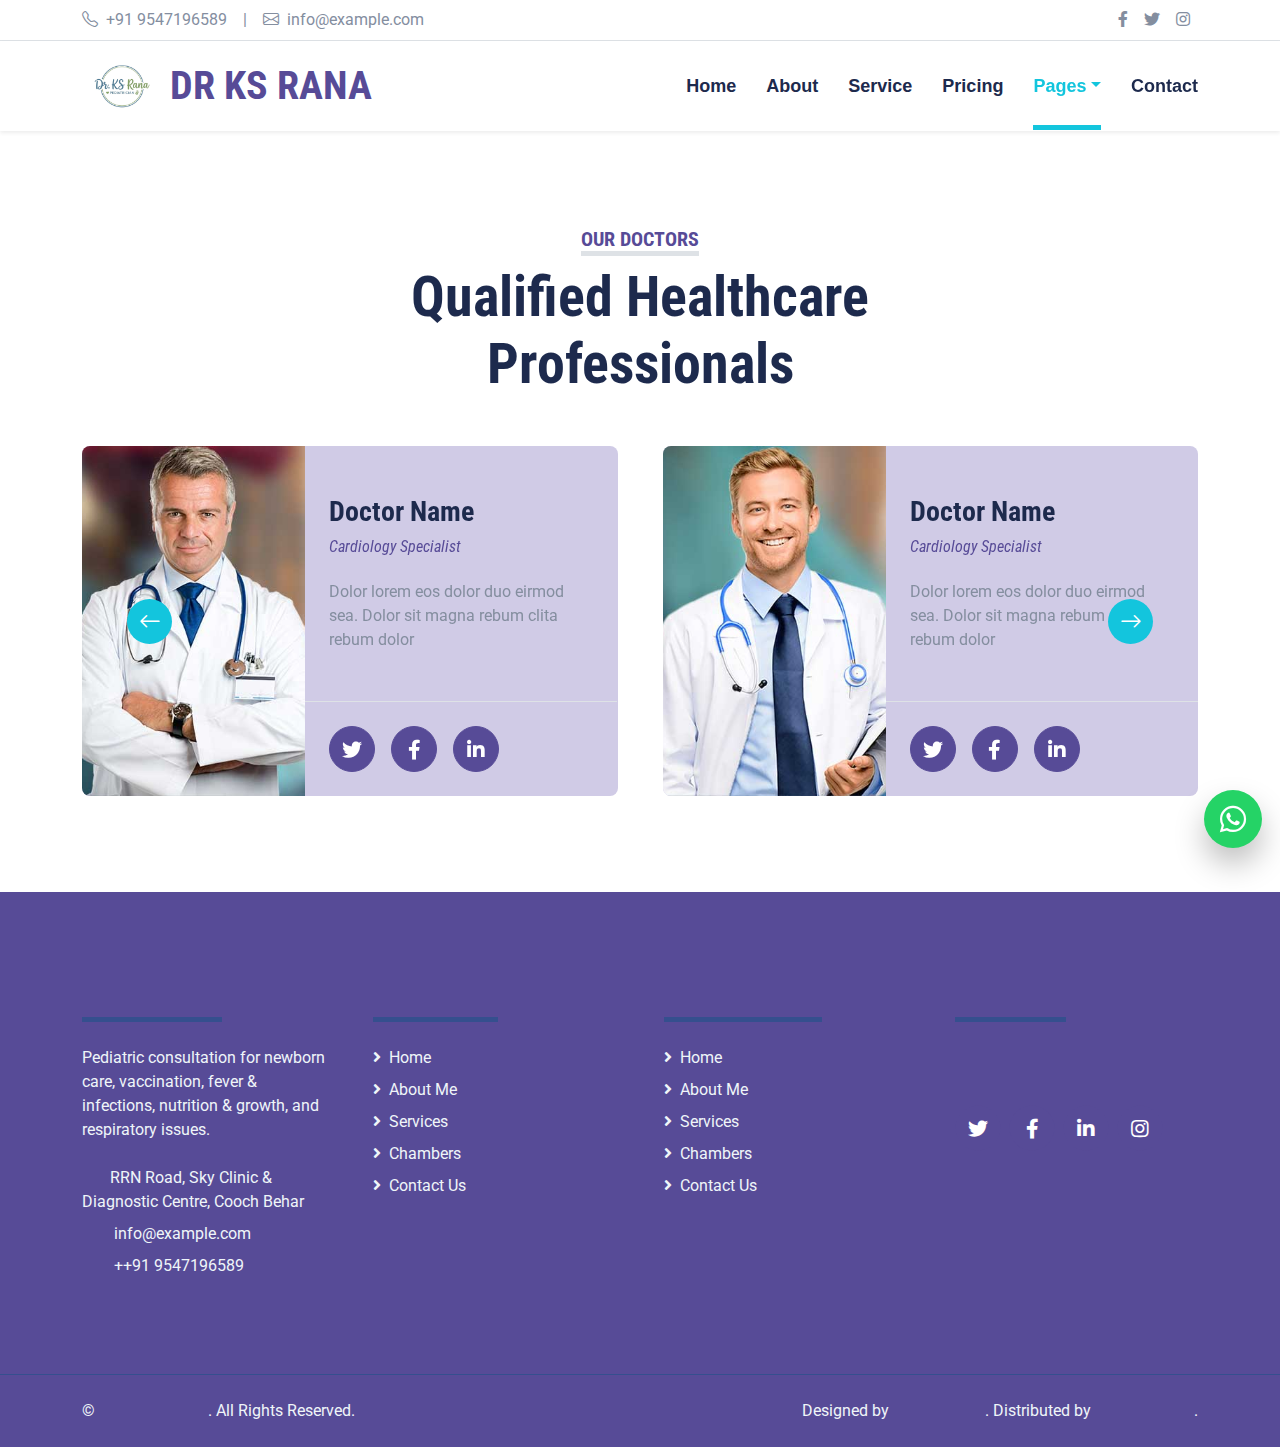
<file: team.html>
<!DOCTYPE html>
<html lang="en">
  <head>
    <meta charset="utf-8" />
    <title>Dr KS Rana</title>
    <meta content="width=device-width, initial-scale=1.0" name="viewport" />
    <meta content="Free HTML Templates" name="keywords" />
    <meta content="Free HTML Templates" name="description" />

    <!-- Favicon -->
    <link href="img/favicon.ico" rel="icon" />
    <link rel="shortcut icon" href="img/logodrksrana.jpg" />

    <!-- Google Web Fonts -->
    <link rel="preconnect" href="https://fonts.gstatic.com" />
    <link
      href="https://fonts.googleapis.com/css2?family=Roboto+Condensed:wght@400;700&family=Roboto:wght@400;700&display=swap"
      rel="stylesheet"
    />

    <!-- Icon Font Stylesheet -->
    <link
      href="https://cdnjs.cloudflare.com/ajax/libs/font-awesome/5.15.0/css/all.min.css"
      rel="stylesheet"
    />
    <link
      href="https://cdn.jsdelivr.net/npm/bootstrap-icons@1.4.1/font/bootstrap-icons.css"
      rel="stylesheet"
    />

    <!-- Libraries Stylesheet -->
    <link href="lib/owlcarousel/assets/owl.carousel.min.css" rel="stylesheet" />
    <link
      href="lib/tempusdominus/css/tempusdominus-bootstrap-4.min.css"
      rel="stylesheet"
    />

    <!-- Customized Bootstrap Stylesheet -->
    <link href="css/bootstrap.min.css" rel="stylesheet" />

    <!-- Template Stylesheet -->
    <link href="css/style.css" rel="stylesheet" />
  </head>

  <style>
    .whatsapp-float {
      position: fixed;
      right: 18px;
      bottom: 52px;
      width: 58px;
      height: 58px;
      border-radius: 999px;
      background: #25d366;
      color: #fff;
      display: flex;
      align-items: center;
      justify-content: center;
      z-index: 9999;
      text-decoration: none;
      box-shadow: 0 16px 30px rgba(0, 0, 0, 0.25);
      transition: transform 0.25s ease, box-shadow 0.25s ease, filter 0.25s ease;
    }

    .whatsapp-float i {
      font-size: 30px;
      line-height: 1;
      /* bottom: 70px !important; */
    }

    .whatsapp-float:hover {
      transform: translateY(-4px) scale(1.03);
      box-shadow: 0 22px 40px rgba(0, 0, 0, 0.3);
      filter: brightness(0.98);
      color: #fff;
    }

    @media (max-width: 575.98px) {
      .whatsapp-float {
        right: 18px;
        bottom: 14px;
        width: 54px;
        height: 54px;
        bottom: 52px;
      }
      .whatsapp-float i {
        font-size: 28px;
      }
    }
  </style>
  <body>
    <a
      href="https://wa.me/917908266376?text=নমস্কার%20স্যার,%20আমি%20আমার%2C%20শিশুর%20জন্য%20অ্যাপয়েন্টমেন্ট%20চাই%20|%0A%0Aশিশুর%20নাম%20:%0A%0Aবয়স%20:%0A%0Aধন্যবাদ%20!"
      class="whatsapp-float"
      target="_blank"
      rel="noopener"
      aria-label="Book on WhatsApp"
    >
      <i class="fab fa-whatsapp"></i>
    </a>
    <!-- Topbar Start -->
    <div class="container-fluid py-2 border-bottom d-none d-lg-block">
      <div class="container">
        <div class="row">
          <div class="col-md-6 text-center text-lg-start mb-2 mb-lg-0">
            <div class="d-inline-flex align-items-center">
              <a class="text-decoration-none text-body pe-3" href="#!"
                ><i class="bi bi-telephone me-2"></i>+91 9547196589</a
              >
              <span class="text-body">|</span>
              <a class="text-decoration-none text-body px-3" href="#!"
                ><i class="bi bi-envelope me-2"></i>info@example.com</a
              >
            </div>
          </div>
          <div class="col-md-6 text-center text-lg-end">
            <div class="d-inline-flex align-items-center">
              <a
                class="text-body px-2"
                href="https://www.facebook.com/share/1GyaX9o5vW/"
              >
                <i class="fab fa-facebook-f"></i>
              </a>
              <a class="text-body px-2" href="#!">
                <i class="fab fa-twitter"></i>
              </a>
              <a
                class="text-body px-2"
                href="https://www.instagram.com/dr_ksrana?utm_source=ig_web_button_share_sheet&igsh=ZDNlZDc0MzIxNw=="
              >
                <i class="fab fa-instagram"></i>
              </a>
            </div>
          </div>
        </div>
      </div>
    </div>
    <!-- Topbar End -->

    <!-- Navbar Start -->
    <div class="container-fluid sticky-top bg-white shadow-sm mb-5">
      <div class="container">
        <nav class="navbar navbar-expand-lg bg-white navbar-light py-3 py-lg-0">
          <a href="index.html" class="navbar-brand">
            <h1
              class="m-0 text-uppercase text-primary d-flex align-items-center"
            >
              <img
                src="img/logodrksrana.jpg"
                alt="Dr KS Rana Logo"
                class="me-2 brand-logo"
              />
              Dr KS Rana
            </h1>
          </a>
          <button
            class="navbar-toggler"
            type="button"
            data-bs-toggle="collapse"
            data-bs-target="#navbarCollapse"
          >
            <span class="navbar-toggler-icon"></span>
          </button>
          <div class="collapse navbar-collapse" id="navbarCollapse">
            <div class="navbar-nav ms-auto py-0">
              <a href="index.html" class="nav-item nav-link">Home</a>
              <a href="about.html" class="nav-item nav-link">About</a>
              <a href="service.html" class="nav-item nav-link">Service</a>
              <a href="price.html" class="nav-item nav-link">Pricing</a>
              <div class="nav-item dropdown">
                <a
                  href="#"
                  class="nav-link dropdown-toggle active"
                  data-bs-toggle="dropdown"
                  >Pages</a
                >
                <div class="dropdown-menu m-0">
                  <a href="blog.html" class="dropdown-item">Blog Grid</a>
                  <a href="detail.html" class="dropdown-item">Blog Detail</a>
                  <a href="team.html" class="dropdown-item active">The Team</a>
                  <a href="testimonial.html" class="dropdown-item"
                    >Testimonial</a
                  >
                  <a href="appointment.html" class="dropdown-item"
                    >Appointment</a
                  >
                  <a href="search.html" class="dropdown-item">Search</a>
                </div>
              </div>
              <a href="contact.html" class="nav-item nav-link">Contact</a>
            </div>
          </div>
        </nav>
      </div>
    </div>
    <!-- Navbar End -->

    <!-- Team Start -->
    <div class="container-fluid py-5">
      <div class="container">
        <div class="text-center mx-auto mb-5" style="max-width: 500px">
          <h5
            class="d-inline-block text-primary text-uppercase border-bottom border-5"
          >
            Our Doctors
          </h5>
          <h1 class="display-4">Qualified Healthcare Professionals</h1>
        </div>
        <div class="owl-carousel team-carousel position-relative">
          <div class="team-item">
            <div class="row g-0 bg-light rounded overflow-hidden">
              <div class="col-12 col-sm-5 h-100">
                <img
                  class="img-fluid h-100"
                  src="img/team-1.jpg"
                  style="object-fit: cover"
                />
              </div>
              <div class="col-12 col-sm-7 h-100 d-flex flex-column">
                <div class="mt-auto p-4">
                  <h3>Doctor Name</h3>
                  <h6 class="fw-normal fst-italic text-primary mb-4">
                    Cardiology Specialist
                  </h6>
                  <p class="m-0">
                    Dolor lorem eos dolor duo eirmod sea. Dolor sit magna rebum
                    clita rebum dolor
                  </p>
                </div>
                <div class="d-flex mt-auto border-top p-4">
                  <a
                    class="btn btn-lg btn-primary btn-lg-square rounded-circle me-3"
                    href="#!"
                    ><i class="fab fa-twitter"></i
                  ></a>
                  <a
                    class="btn btn-lg btn-primary btn-lg-square rounded-circle me-3"
                    href="#!"
                    ><i class="fab fa-facebook-f"></i
                  ></a>
                  <a
                    class="btn btn-lg btn-primary btn-lg-square rounded-circle"
                    href="#!"
                    ><i class="fab fa-linkedin-in"></i
                  ></a>
                </div>
              </div>
            </div>
          </div>
          <div class="team-item">
            <div class="row g-0 bg-light rounded overflow-hidden">
              <div class="col-12 col-sm-5 h-100">
                <img
                  class="img-fluid h-100"
                  src="img/team-2.jpg"
                  style="object-fit: cover"
                />
              </div>
              <div class="col-12 col-sm-7 h-100 d-flex flex-column">
                <div class="mt-auto p-4">
                  <h3>Doctor Name</h3>
                  <h6 class="fw-normal fst-italic text-primary mb-4">
                    Cardiology Specialist
                  </h6>
                  <p class="m-0">
                    Dolor lorem eos dolor duo eirmod sea. Dolor sit magna rebum
                    clita rebum dolor
                  </p>
                </div>
                <div class="d-flex mt-auto border-top p-4">
                  <a
                    class="btn btn-lg btn-primary btn-lg-square rounded-circle me-3"
                    href="#!"
                    ><i class="fab fa-twitter"></i
                  ></a>
                  <a
                    class="btn btn-lg btn-primary btn-lg-square rounded-circle me-3"
                    href="#!"
                    ><i class="fab fa-facebook-f"></i
                  ></a>
                  <a
                    class="btn btn-lg btn-primary btn-lg-square rounded-circle"
                    href="#!"
                    ><i class="fab fa-linkedin-in"></i
                  ></a>
                </div>
              </div>
            </div>
          </div>
          <div class="team-item">
            <div class="row g-0 bg-light rounded overflow-hidden">
              <div class="col-12 col-sm-5 h-100">
                <img
                  class="img-fluid h-100"
                  src="img/team-3.jpg"
                  style="object-fit: cover"
                />
              </div>
              <div class="col-12 col-sm-7 h-100 d-flex flex-column">
                <div class="mt-auto p-4">
                  <h3>Doctor Name</h3>
                  <h6 class="fw-normal fst-italic text-primary mb-4">
                    Cardiology Specialist
                  </h6>
                  <p class="m-0">
                    Dolor lorem eos dolor duo eirmod sea. Dolor sit magna rebum
                    clita rebum dolor
                  </p>
                </div>
                <div class="d-flex mt-auto border-top p-4">
                  <a
                    class="btn btn-lg btn-primary btn-lg-square rounded-circle me-3"
                    href="#!"
                    ><i class="fab fa-twitter"></i
                  ></a>
                  <a
                    class="btn btn-lg btn-primary btn-lg-square rounded-circle me-3"
                    href="#!"
                    ><i class="fab fa-facebook-f"></i
                  ></a>
                  <a
                    class="btn btn-lg btn-primary btn-lg-square rounded-circle"
                    href="#!"
                    ><i class="fab fa-linkedin-in"></i
                  ></a>
                </div>
              </div>
            </div>
          </div>
        </div>
      </div>
    </div>
    <!-- Team End -->

    <!-- Footer Start -->
    <div class="container-fluid bg-dark text-light mt-5 py-5">
      <div class="container py-5">
        <div class="row g-5">
          <div class="col-lg-3 col-md-6">
            <h4
              class="d-inline-block text-primary text-uppercase border-bottom border-5 border-secondary mb-4"
            >
              Get In Touch
            </h4>
            <p class="mb-4">
              Pediatric consultation for newborn care, vaccination, fever &
              infections, nutrition & growth, and respiratory issues.
            </p>
            <p class="mb-2">
              <i class="fa fa-map-marker-alt text-primary me-3"></i>RRN Road,
              Sky Clinic &amp; Diagnostic Centre, Cooch Behar
            </p>
            <p class="mb-2">
              <i class="fa fa-envelope text-primary me-3"></i>info@example.com
            </p>
            <p class="mb-0">
              <i class="fa fa-phone-alt text-primary me-3"></i>++91 9547196589
            </p>
          </div>
          <div class="col-lg-3 col-md-6">
            <h4
              class="d-inline-block text-primary text-uppercase border-bottom border-5 border-secondary mb-4"
            >
              Quick Links
            </h4>
            <div class="d-flex flex-column justify-content-start">
              <a class="text-light mb-2" href="index.html"
                ><i class="fa fa-angle-right me-2"></i>Home</a
              >
              <a class="text-light mb-2" href="about.html"
                ><i class="fa fa-angle-right me-2"></i>About Me</a
              >
              <a class="text-light mb-2" href="service.html"
                ><i class="fa fa-angle-right me-2"></i>Services</a
              >
              <a class="text-light mb-2" href="places.html"
                ><i class="fa fa-angle-right me-2"></i>Chambers</a
              >
              <a class="text-light" href="contact.html"
                ><i class="fa fa-angle-right me-2"></i>Contact Us</a
              >
            </div>
          </div>
          <div class="col-lg-3 col-md-6">
            <h4
              class="d-inline-block text-primary text-uppercase border-bottom border-5 border-secondary mb-4"
            >
              Popular Links
            </h4>
            <div class="d-flex flex-column justify-content-start">
              <a class="text-light mb-2" href="index.html"
                ><i class="fa fa-angle-right me-2"></i>Home</a
              >
              <a class="text-light mb-2" href="about.html"
                ><i class="fa fa-angle-right me-2"></i>About Me</a
              >
              <a class="text-light mb-2" href="service.html"
                ><i class="fa fa-angle-right me-2"></i>Services</a
              >
              <a class="text-light mb-2" href="places.html"
                ><i class="fa fa-angle-right me-2"></i>Chambers</a
              >
              <a class="text-light" href="contact.html"
                ><i class="fa fa-angle-right me-2"></i>Contact Us</a
              >
            </div>
          </div>
          <div class="col-lg-3 col-md-6">
            <h4
              class="d-inline-block text-primary text-uppercase border-bottom border-5 border-secondary mb-4"
            >
              Follow Us
            </h4>

            <h6 class="text-primary text-uppercase mt-4 mb-3">Follow Us</h6>
            <div class="d-flex">
              <a
                class="btn btn-lg btn-primary btn-lg-square rounded-circle me-2"
                href="#!"
                ><i class="fab fa-twitter"></i
              ></a>
              <a
                class="btn btn-lg btn-primary btn-lg-square rounded-circle me-2"
                href="https://www.facebook.com/share/1GyaX9o5vW/"
                ><i class="fab fa-facebook-f"></i
              ></a>
              <a
                class="btn btn-lg btn-primary btn-lg-square rounded-circle me-2"
                href="#!"
                ><i class="fab fa-linkedin-in"></i
              ></a>
              <a
                class="btn btn-lg btn-primary btn-lg-square rounded-circle"
                href="https://www.instagram.com/dr_ksrana?utm_source=ig_web_button_share_sheet&igsh=ZDNlZDc0MzIxNw=="
                ><i class="fab fa-instagram"></i
              ></a>
            </div>
          </div>
        </div>
      </div>
    </div>
    <div
      class="container-fluid bg-dark text-light border-top border-secondary py-4"
    >
      <div class="container">
        <div class="row g-5">
          <div class="col-md-6 text-center text-md-start">
            <p class="mb-md-0">
              &copy; <a class="text-primary" href="#!">Your Site Name</a>. All
              Rights Reserved.
            </p>
          </div>
          <div class="col-md-6 text-center text-md-end">
            <p class="mb-0">
              Designed by
              <a
                class="text-primary"
                href="https://htmlcodex.com"
                target="_blank"
                >HTML Codex</a
              >. Distributed by
              <a href="https://themewagon.com" target="_blank">ThemeWagon</a>.
            </p>
          </div>
        </div>
      </div>
    </div>
    <!-- Footer End -->

    <!-- Back to Top -->
    <a href="#!" class="btn btn-lg btn-primary btn-lg-square back-to-top"
      ><i class="bi bi-arrow-up"></i
    ></a>

    <!-- JavaScript Libraries -->
    <script src="https://code.jquery.com/jquery-3.4.1.min.js"></script>
    <script src="https://cdn.jsdelivr.net/npm/bootstrap@5.0.0/dist/js/bootstrap.bundle.min.js"></script>
    <script src="lib/easing/easing.min.js"></script>
    <script src="lib/waypoints/waypoints.min.js"></script>
    <script src="lib/owlcarousel/owl.carousel.min.js"></script>
    <script src="lib/tempusdominus/js/moment.min.js"></script>
    <script src="lib/tempusdominus/js/moment-timezone.min.js"></script>
    <script src="lib/tempusdominus/js/tempusdominus-bootstrap-4.min.js"></script>

    <!-- Template Javascript -->
    <script src="js/main.js"></script>
  </body>
</html>
</file>
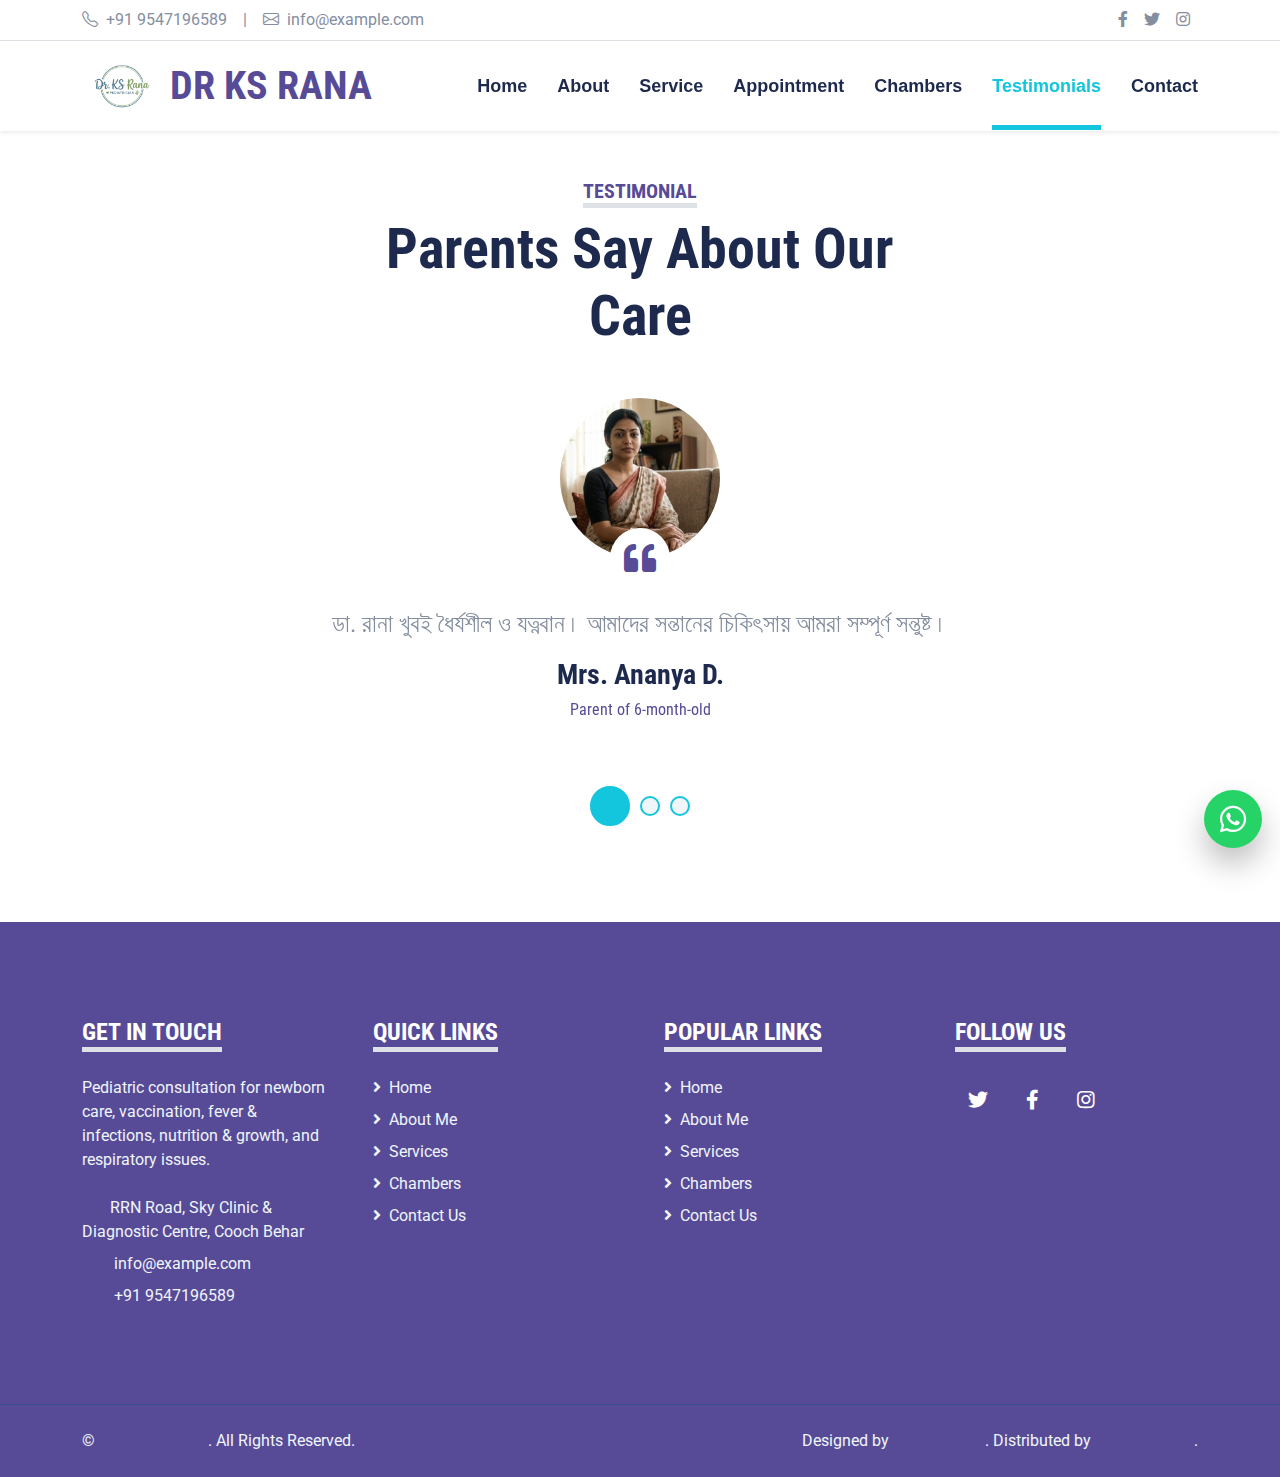
<file: testimonial.html>
<!DOCTYPE html>
<html lang="en">
  <head>
    <meta charset="utf-8" />
    <title>Dr KS Rana</title>
    <meta content="width=device-width, initial-scale=1.0" name="viewport" />
    <meta content="Free HTML Templates" name="keywords" />
    <meta content="Free HTML Templates" name="description" />

    <!-- Favicon -->
    <link href="img/favicon.ico" rel="icon" />
    <link rel="shortcut icon" href="img/logodrksrana.jpg" />

    <!-- Google Web Fonts -->
    <link rel="preconnect" href="https://fonts.gstatic.com" />
    <link
      href="https://fonts.googleapis.com/css2?family=Roboto+Condensed:wght@400;700&family=Roboto:wght@400;700&display=swap"
      rel="stylesheet"
    />

    <!-- Icon Font Stylesheet -->
    <link
      href="https://cdnjs.cloudflare.com/ajax/libs/font-awesome/5.15.0/css/all.min.css"
      rel="stylesheet"
    />
    <link
      href="https://cdn.jsdelivr.net/npm/bootstrap-icons@1.4.1/font/bootstrap-icons.css"
      rel="stylesheet"
    />

    <!-- Libraries Stylesheet -->
    <link href="lib/owlcarousel/assets/owl.carousel.min.css" rel="stylesheet" />
    <link
      href="lib/tempusdominus/css/tempusdominus-bootstrap-4.min.css"
      rel="stylesheet"
    />

    <!-- Customized Bootstrap Stylesheet -->
    <link href="css/bootstrap.min.css" rel="stylesheet" />

    <!-- Template Stylesheet -->
    <link href="css/style.css" rel="stylesheet" />
  </head>

  <style>
    .whatsapp-float {
      position: fixed;
      right: 18px;
      bottom: 52px;
      width: 58px;
      height: 58px;
      border-radius: 999px;
      background: #25d366;
      color: #fff;
      display: flex;
      align-items: center;
      justify-content: center;
      z-index: 9999;
      text-decoration: none;
      box-shadow: 0 16px 30px rgba(0, 0, 0, 0.25);
      transition: transform 0.25s ease, box-shadow 0.25s ease, filter 0.25s ease;
    }

    .whatsapp-float i {
      font-size: 30px;
      line-height: 1;
      /* bottom: 70px !important; */
    }

    .whatsapp-float:hover {
      transform: translateY(-4px) scale(1.03);
      box-shadow: 0 22px 40px rgba(0, 0, 0, 0.3);
      filter: brightness(0.98);
      color: #fff;
    }

    .testimonial-item img.rounded-circle {
      width: 160px;
      height: 160px;
      object-fit: cover;
      object-position: center;
      display: block;
    }

    @media (max-width: 575.98px) {
      .whatsapp-float {
        right: 18px;
        bottom: 14px;
        width: 54px;
        height: 54px;
        bottom: 52px;
      }
      .whatsapp-float i {
        font-size: 28px;
      }

      .testimonial-item img.rounded-circle {
        width: 110px;
        height: 110px;
      }
    }
  </style>
  <body>
    <a
      href="https://wa.me/917908266376?text=নমস্কার%20স্যার,%20আমি%20আমার%2C%20শিশুর%20জন্য%20অ্যাপয়েন্টমেন্ট%20চাই%20|%0A%0Aশিশুর%20নাম%20:%0A%0Aবয়স%20:%0A%0Aধন্যবাদ%20!"
      class="whatsapp-float"
      target="_blank"
      rel="noopener"
      aria-label="Book on WhatsApp"
    >
      <i class="fab fa-whatsapp"></i>
    </a>
    <!-- Topbar Start -->
    <div class="container-fluid py-2 border-bottom d-none d-lg-block">
      <div class="container">
        <div class="row">
          <div class="col-md-6 text-center text-lg-start mb-2 mb-lg-0">
            <div class="d-inline-flex align-items-center">
              <a class="text-decoration-none text-body pe-3" href="#!"
                ><i class="bi bi-telephone me-2"></i>+91 9547196589</a
              >
              <span class="text-body">|</span>
              <a class="text-decoration-none text-body px-3" href="#!"
                ><i class="bi bi-envelope me-2"></i>info@example.com</a
              >
            </div>
          </div>
          <div class="col-md-6 text-center text-lg-end">
            <div class="d-inline-flex align-items-center">
              <a
                class="text-body px-2"
                href="https://www.facebook.com/share/1GyaX9o5vW/"
              >
                <i class="fab fa-facebook-f"></i>
              </a>
              <a class="text-body px-2" href="#!">
                <i class="fab fa-twitter"></i>
              </a>
              <a
                class="text-body px-2"
                href="https://www.instagram.com/dr_ksrana?utm_source=ig_web_button_share_sheet&igsh=ZDNlZDc0MzIxNw=="
              >
                <i class="fab fa-instagram"></i>
              </a>
            </div>
          </div>
        </div>
      </div>
    </div>
    <!-- Topbar End -->

    <!-- Navbar Start -->
    <div class="container-fluid sticky-top bg-white shadow-sm">
      <div class="container">
        <nav class="navbar navbar-expand-lg bg-white navbar-light py-3 py-lg-0">
          <a href="index.html" class="navbar-brand">
            <h1
              class="m-0 text-uppercase text-primary d-flex align-items-center"
            >
              <img
                src="img/logodrksrana.jpg"
                alt="Dr KS Rana Logo"
                class="me-2 brand-logo"
              />
              Dr KS Rana
            </h1>
          </a>
          <button
            class="navbar-toggler"
            type="button"
            data-bs-toggle="collapse"
            data-bs-target="#navbarCollapse"
          >
            <span class="navbar-toggler-icon"></span>
          </button>
          <div class="collapse navbar-collapse" id="navbarCollapse">
            <div class="navbar-nav ms-auto py-0">
              <a href="index.html" class="nav-item nav-link">Home</a>
              <a href="about.html" class="nav-item nav-link">About</a>
              <a href="service.html" class="nav-item nav-link">Service</a>
              <a href="appointment.html" class="nav-item nav-link"
                >Appointment</a
              >
              <a href="places.html" class="nav-item nav-link">Chambers</a>
              <a href="testimonial.html" class="nav-item nav-link active"
                >Testimonials</a
              >
              <a href="contact.html" class="nav-item nav-link">Contact</a>
            </div>
          </div>
        </nav>
      </div>
    </div>
    <!-- Navbar End -->

    <!-- Testimonial Start -->
    <div class="container-fluid py-5">
      <div class="container">
        <div class="text-center mx-auto mb-5" style="max-width: 550px">
          <h5
            class="d-inline-block text-primary text-uppercase border-bottom border-5"
          >
            Testimonial
          </h5>
          <h1 class="display-4">Parents Say About Our Care</h1>
        </div>

        <div class="row justify-content-center">
          <div class="col-lg-8">
            <div class="owl-carousel testimonial-carousel">
              <div class="testimonial-item text-center">
                <div class="position-relative mb-5">
                  <img
                    class="img-fluid rounded-circle mx-auto"
                    src="img/testimonal1.jpeg"
                    alt="Parent 1"
                  />
                  <div
                    class="position-absolute top-100 start-50 translate-middle d-flex align-items-center justify-content-center bg-white rounded-circle"
                    style="width: 60px; height: 60px"
                  >
                    <i class="fa fa-quote-left fa-2x text-primary"></i>
                  </div>
                </div>
                <p class="fs-4 fw-normal">
                  ডা. রানা খুবই ধৈর্যশীল ও যত্নবান। আমাদের সন্তানের চিকিৎসায়
                  আমরা সম্পূর্ণ সন্তুষ্ট।
                </p>
                <!-- <hr class="w-25 mx-auto" /> -->
                <h3>Mrs. Ananya D.</h3>
                <h6 class="fw-normal text-primary mb-3">
                  Parent of 6-month-old
                </h6>
              </div>

              <div class="testimonial-item text-center">
                <div class="position-relative mb-5">
                  <img
                    class="img-fluid rounded-circle mx-auto"
                    src="img/testimonal3.jpeg"
                    alt="Parent 2"
                  />
                  <div
                    class="position-absolute top-100 start-50 translate-middle d-flex align-items-center justify-content-center bg-white rounded-circle"
                    style="width: 60px; height: 60px"
                  >
                    <i class="fa fa-quote-left fa-2x text-primary"></i>
                  </div>
                </div>
                <p class="fs-4 fw-normal">
                  দীর্ঘ অভিজ্ঞতা ও মানবিক ব্যবহারে ডা. রানা আমাদের সম্পূর্ণ
                  ভরসার জায়গা।
                </p>
                <!-- <hr class="w-25 mx-auto" /> -->
                <h3>Mr. Sourav K.</h3>
                <h6 class="fw-normal text-primary mb-3">
                  Parent of 4-year-old
                </h6>
              </div>

              <div class="testimonial-item text-center">
                <div class="position-relative mb-5">
                  <img
                    class="img-fluid rounded-circle mx-auto"
                    src="img/testimonal.jpeg"
                    alt="Parent 3"
                  />
                  <div
                    class="position-absolute top-100 start-50 translate-middle d-flex align-items-center justify-content-center bg-white rounded-circle"
                    style="width: 60px; height: 60px"
                  >
                    <i class="fa fa-quote-left fa-2x text-primary"></i>
                  </div>
                </div>
                <p class="fs-4 fw-normal">
                  Long experience ebong human touch er combination e Dr Rana
                  amader first choice pediatrician hoye uthechen.
                </p>
                <!-- <hr class="w-25 mx-auto" /> -->
                <h3>Mr. Prashanta Kumar Das</h3>
                <h6 class="fw-normal text-primary mb-3">
                  Parent of 2-year-old
                </h6>
              </div>
            </div>
          </div>
        </div>
      </div>
    </div>
    <!-- Testimonial End -->

    <!-- Footer Start -->
    <div class="container-fluid bg-dark text-light mt-5 py-5">
      <div class="container py-5">
        <div class="row g-5">
          <div class="col-lg-3 col-md-6">
            <h4
              class="d-inline-block text-uppercase border-bottom border-5 mb-4"
              style="color: white"
            >
              Get In Touch
            </h4>
            <p class="mb-4">
              Pediatric consultation for newborn care, vaccination, fever &
              infections, nutrition & growth, and respiratory issues.
            </p>
            <p class="mb-2">
              <i class="fa fa-map-marker-alt text-primary me-3"></i>RRN Road,
              Sky Clinic &amp; Diagnostic Centre, Cooch Behar
            </p>
            <p class="mb-2">
              <i class="fa fa-envelope text-primary me-3"></i>info@example.com
            </p>
            <p class="mb-0">
              <i class="fa fa-phone-alt text-primary me-3"></i>+91 9547196589
            </p>
          </div>
          <div class="col-lg-3 col-md-6">
            <h4
              class="d-inline-block text-uppercase border-bottom border-5 mb-4"
              style="color: white"
            >
              Quick Links
            </h4>
            <div class="d-flex flex-column justify-content-start">
              <a class="text-light mb-2" href="index.html"
                ><i class="fa fa-angle-right me-2"></i>Home</a
              >
              <a class="text-light mb-2" href="about.html"
                ><i class="fa fa-angle-right me-2"></i>About Me</a
              >
              <a class="text-light mb-2" href="service.html"
                ><i class="fa fa-angle-right me-2"></i>Services</a
              >
              <a class="text-light mb-2" href="places.html"
                ><i class="fa fa-angle-right me-2"></i>Chambers</a
              >
              <a class="text-light" href="contact.html"
                ><i class="fa fa-angle-right me-2"></i>Contact Us</a
              >
            </div>
          </div>
          <div class="col-lg-3 col-md-6">
            <h4
              class="d-inline-block text-uppercase border-bottom border-5 mb-4"
              style="color: white"
            >
              Popular Links
            </h4>
            <div class="d-flex flex-column justify-content-start">
              <a class="text-light mb-2" href="index.html"
                ><i class="fa fa-angle-right me-2"></i>Home</a
              >
              <a class="text-light mb-2" href="about.html"
                ><i class="fa fa-angle-right me-2"></i>About Me</a
              >
              <a class="text-light mb-2" href="service.html"
                ><i class="fa fa-angle-right me-2"></i>Services</a
              >
              <a class="text-light mb-2" href="places.html"
                ><i class="fa fa-angle-right me-2"></i>Chambers</a
              >
              <a class="text-light" href="contact.html"
                ><i class="fa fa-angle-right me-2"></i>Contact Us</a
              >
            </div>
          </div>
          <div class="col-lg-3 col-md-6">
            <h4
              class="d-inline-block text-uppercase border-bottom border-5 mb-4"
              style="color: white"
            >
              Follow Us
            </h4>
            <div class="d-flex">
              <a
                class="btn btn-lg btn-primary btn-lg-square rounded-circle me-2"
                href="#!"
                ><i class="fab fa-twitter"></i
              ></a>
              <a
                class="btn btn-lg btn-primary btn-lg-square rounded-circle me-2"
                href="https://www.facebook.com/share/1GyaX9o5vW/"
                ><i class="fab fa-facebook-f"></i
              ></a>
              <a
                class="btn btn-lg btn-primary btn-lg-square rounded-circle"
                href="https://www.instagram.com/dr_ksrana?utm_source=ig_web_button_share_sheet&igsh=ZDNlZDc0MzIxNw=="
                ><i class="fab fa-instagram"></i
              ></a>
            </div>
          </div>
        </div>
      </div>
    </div>
    <div
      class="container-fluid bg-dark text-light border-top border-secondary py-4"
    >
      <div class="container">
        <div class="row g-5">
          <div class="col-md-6 text-center text-md-start">
            <p class="mb-md-0">
              &copy; <a class="text-primary" href="#!">Your Site Name</a>. All
              Rights Reserved.
            </p>
          </div>
          <div class="col-md-6 text-center text-md-end">
            <p class="mb-0">
              Designed by
              <a
                class="text-primary"
                href="https://htmlcodex.com"
                target="_blank"
                >HTML Codex</a
              >. Distributed by
              <a href="https://themewagon.com" target="_blank">ThemeWagon</a>.
            </p>
          </div>
        </div>
      </div>
    </div>
    <!-- Footer End -->

    <!-- Back to Top -->
    <a href="#!" class="btn btn-lg btn-primary btn-lg-square back-to-top"
      ><i class="bi bi-arrow-up"></i
    ></a>

    <!-- JavaScript Libraries -->
    <script src="https://code.jquery.com/jquery-3.4.1.min.js"></script>
    <script src="https://cdn.jsdelivr.net/npm/bootstrap@5.0.0/dist/js/bootstrap.bundle.min.js"></script>
    <script src="lib/easing/easing.min.js"></script>
    <script src="lib/waypoints/waypoints.min.js"></script>
    <script src="lib/owlcarousel/owl.carousel.min.js"></script>
    <script src="lib/tempusdominus/js/moment.min.js"></script>
    <script src="lib/tempusdominus/js/moment-timezone.min.js"></script>
    <script src="lib/tempusdominus/js/tempusdominus-bootstrap-4.min.js"></script>

    <!-- Template Javascript -->
    <script src="js/main.js"></script>
  </body>
</html>
</file>
<file: css/style.css>
/********** Template CSS **********/
:root {
  --primary: #13c5dd;
  --secondary: #354f8e;
  --light: #eff5f9;
  --dark: #1d2a4d;
}

.btn {
  font-weight: 700;
  transition: 0.5s;
}

.btn:hover {
  -webkit-box-shadow: 0 8px 6px -6px #555555;
  -moz-box-shadow: 0 8px 6px -6px #555555;
  box-shadow: 0 8px 6px -6px #555555;
}

.btn-primary {
  color: #ffffff;
}

.btn-square {
  width: 36px;
  height: 36px;
}

.btn-sm-square {
  width: 28px;
  height: 28px;
}

.btn-lg-square {
  width: 46px;
  height: 46px;
}

.btn-square,
.btn-sm-square,
.btn-lg-square {
  padding-left: 0;
  padding-right: 0;
  text-align: center;
}

.back-to-top {
  position: fixed;
  display: none;
  right: 30px;
  bottom: 0;
  border-radius: 50% 50% 0 0;
  z-index: 99;
}

.navbar-light .navbar-nav .nav-link {
  font-family: "Jost", sans-serif;
  position: relative;
  margin-left: 30px;
  padding: 30px 0;
  font-size: 18px;
  font-weight: 700;
  color: var(--dark);
  outline: none;
  transition: 0.5s;
}

.navbar-light .navbar-nav .nav-link:hover,
.navbar-light .navbar-nav .nav-link.active {
  color: var(--primary);
}

@media (min-width: 992px) {
  .navbar-light .navbar-nav .nav-link::before {
    position: absolute;
    content: "";
    width: 0;
    height: 5px;
    bottom: 0;
    left: 50%;
    background: var(--primary);
    transition: 0.5s;
  }

  .navbar-light .navbar-nav .nav-link:hover::before,
  .navbar-light .navbar-nav .nav-link.active::before {
    width: 100%;
    left: 0;
  }
}

@media (max-width: 991.98px) {
  .navbar-light .navbar-nav .nav-link {
    margin-left: 0;
    padding: 10px 0;
  }
}

.brand-logo {
  width: 80px;
  height: 80px;
  object-fit: contain;
}

.hero-header {
  background: url(../img/background4.png) top right no-repeat;
  background-size: cover;
}

.service-item {
  position: relative;
  height: 350px;
  padding: 0 30px;
  transition: 0.5s;
}

.service-item .service-icon {
  width: 150px;
  height: 100px;
  display: flex;
  align-items: center;
  justify-content: center;
  background: #574b97;
  border-radius: 50%;
  transform: rotate(-14deg);
}

.service-item .service-icon i {
  transform: rotate(15deg);
}

.service-item a.btn {
  position: absolute;
  width: 60px;
  bottom: -48px;
  left: 50%;
  margin-left: -30px;
  opacity: 0;
}

.service-item:hover a.btn {
  bottom: -24px;
  opacity: 1;
}

.price-carousel::after {
  position: absolute;
  content: "";
  width: 100%;
  height: 50%;
  bottom: 0;
  left: 0;
  background: var(--primary);
  border-radius: 8px 8px 50% 50%;
  z-index: -1;
}

.price-carousel .owl-nav {
  margin-top: 35px;
  width: 100%;
  text-align: center;
  display: flex;
  justify-content: center;
}

.price-carousel .owl-nav .owl-prev,
.price-carousel .owl-nav .owl-next {
  position: relative;
  margin: 0 5px;
  width: 45px;
  height: 45px;
  display: flex;
  align-items: center;
  justify-content: center;
  color: var(--primary);
  background: #ffffff;
  font-size: 22px;
  border-radius: 45px;
  transition: 0.5s;
}

.price-carousel .owl-nav .owl-prev:hover,
.price-carousel .owl-nav .owl-next:hover {
  color: var(--dark);
}

@media (min-width: 576px) {
  .team-item .row {
    height: 350px;
  }
}

.team-carousel .owl-nav {
  position: absolute;
  padding: 0 45px;
  width: 100%;
  height: 45px;
  top: calc(50% - 22.5px);
  left: 0;
  display: flex;
  justify-content: space-between;
}

.team-carousel .owl-nav .owl-prev,
.team-carousel .owl-nav .owl-next {
  position: relative;
  width: 45px;
  height: 45px;
  display: flex;
  align-items: center;
  justify-content: center;
  color: #ffffff;
  background: var(--primary);
  border-radius: 45px;
  font-size: 22px;
  transition: 0.5s;
}

.team-carousel .owl-nav .owl-prev:hover,
.team-carousel .owl-nav .owl-next:hover {
  background: var(--dark);
}

.testimonial-carousel .owl-dots {
  margin-top: 15px;
  display: flex;
  align-items: center;
  justify-content: center;
}

.testimonial-carousel .owl-dot {
  position: relative;
  display: inline-block;
  margin: 0 5px;
  width: 20px;
  height: 20px;
  background: var(--light);
  border: 2px solid var(--primary);
  border-radius: 20px;
  transition: 0.5s;
}

.testimonial-carousel .owl-dot.active {
  width: 40px;
  height: 40px;
  background: var(--primary);
}

.testimonial-carousel .owl-item img {
  width: 150px;
  height: 150px;
}
</file>
